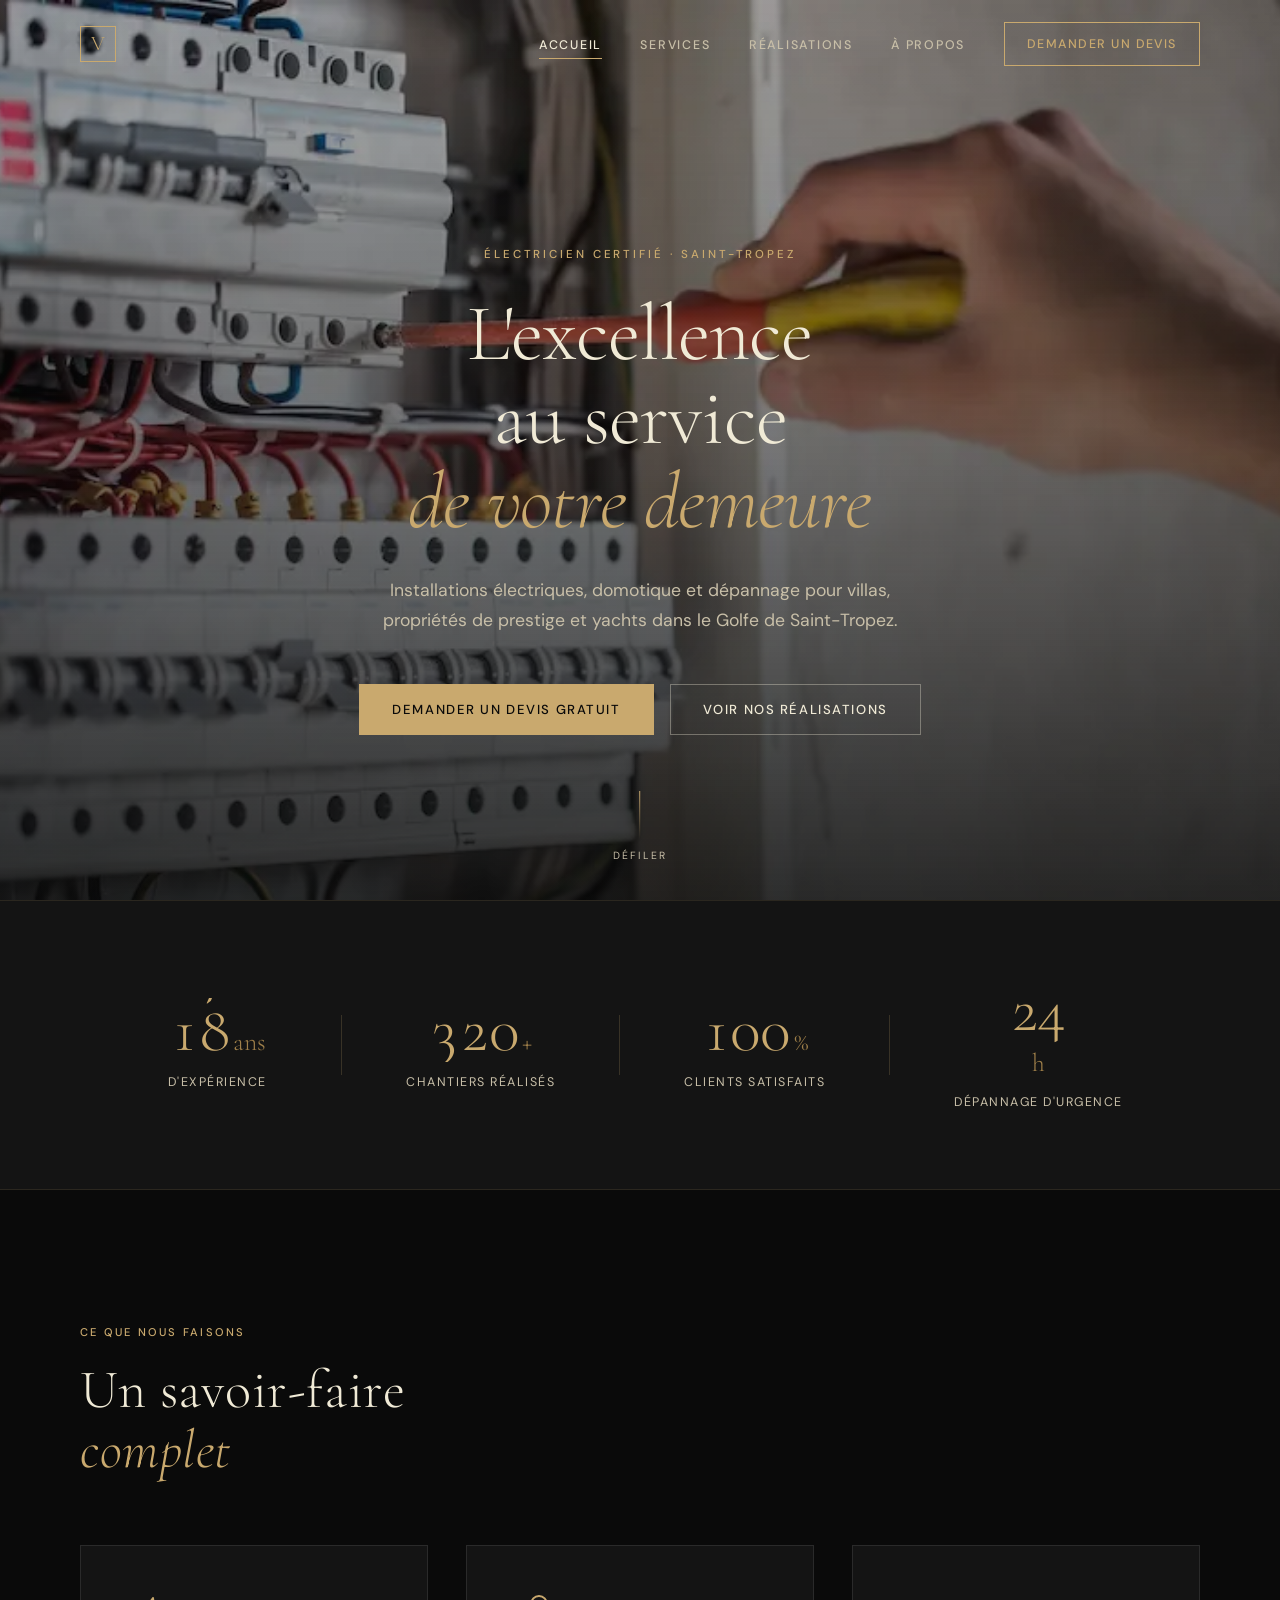
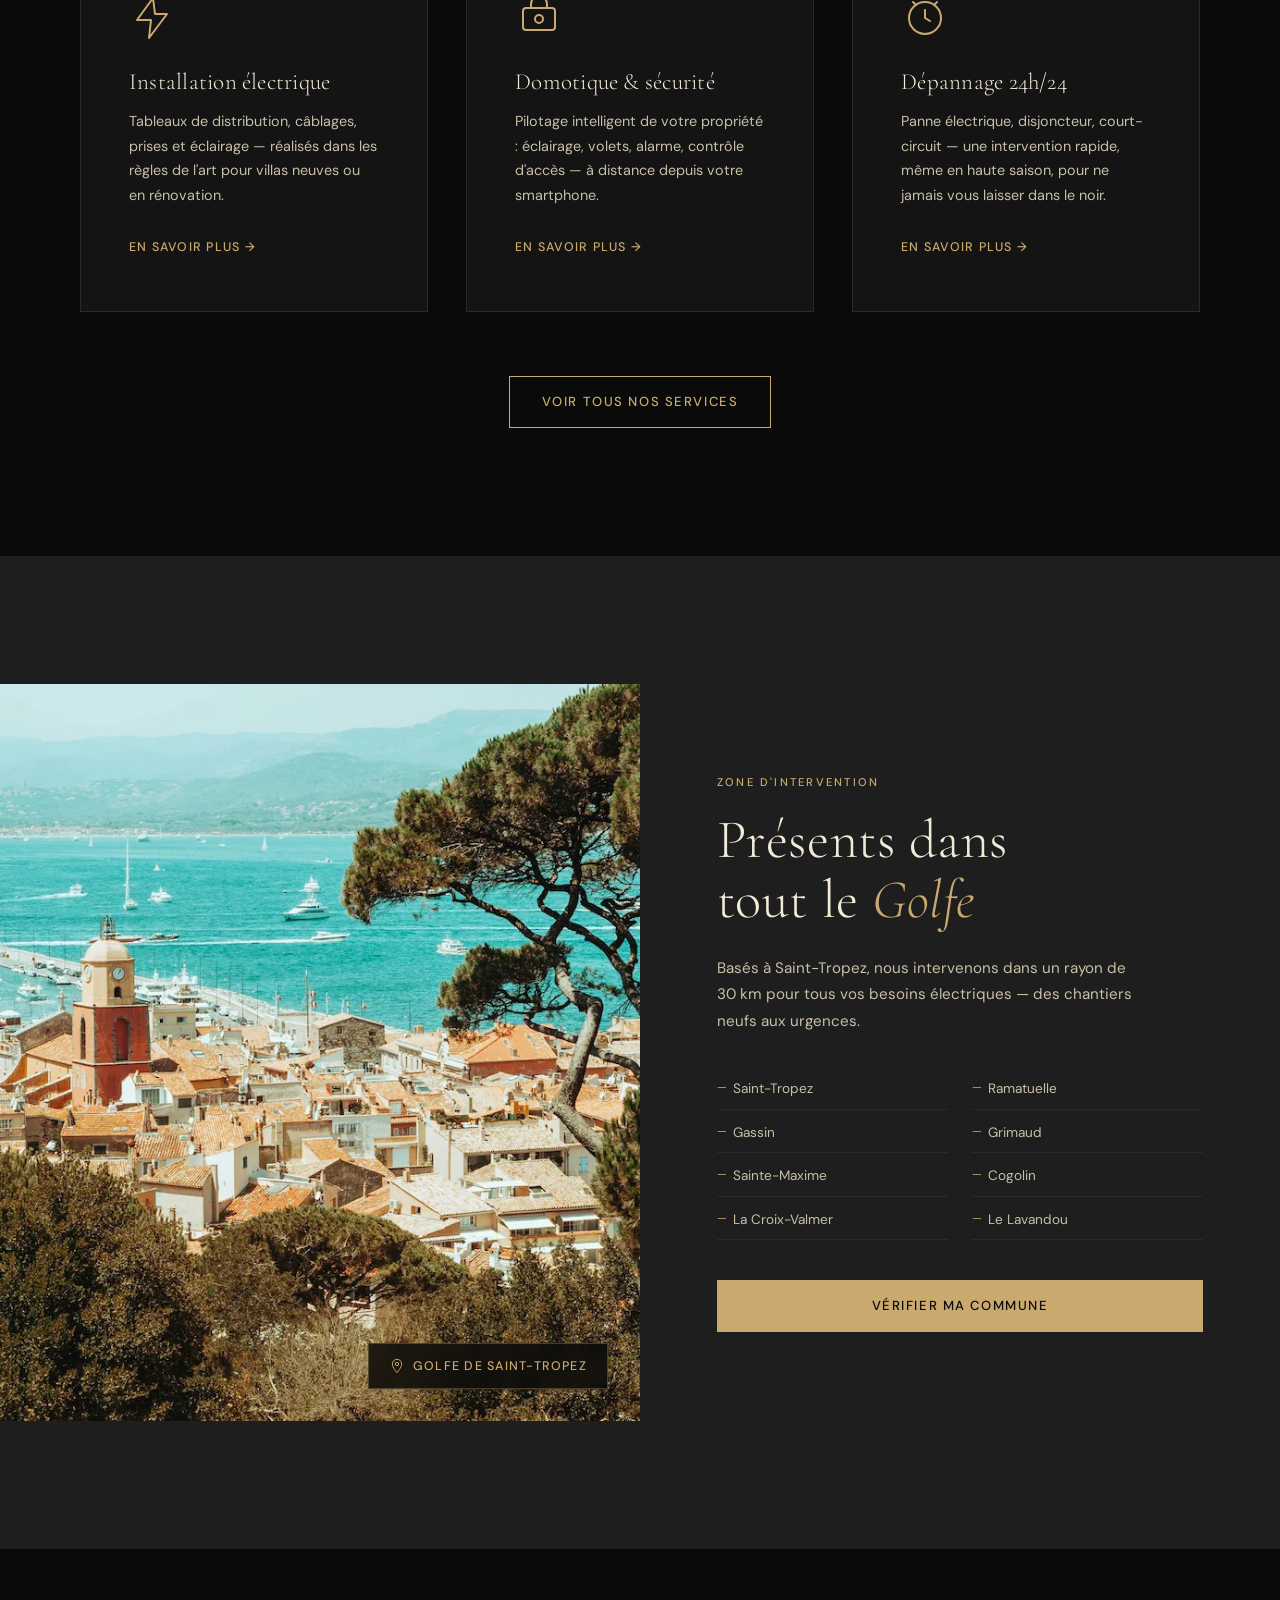
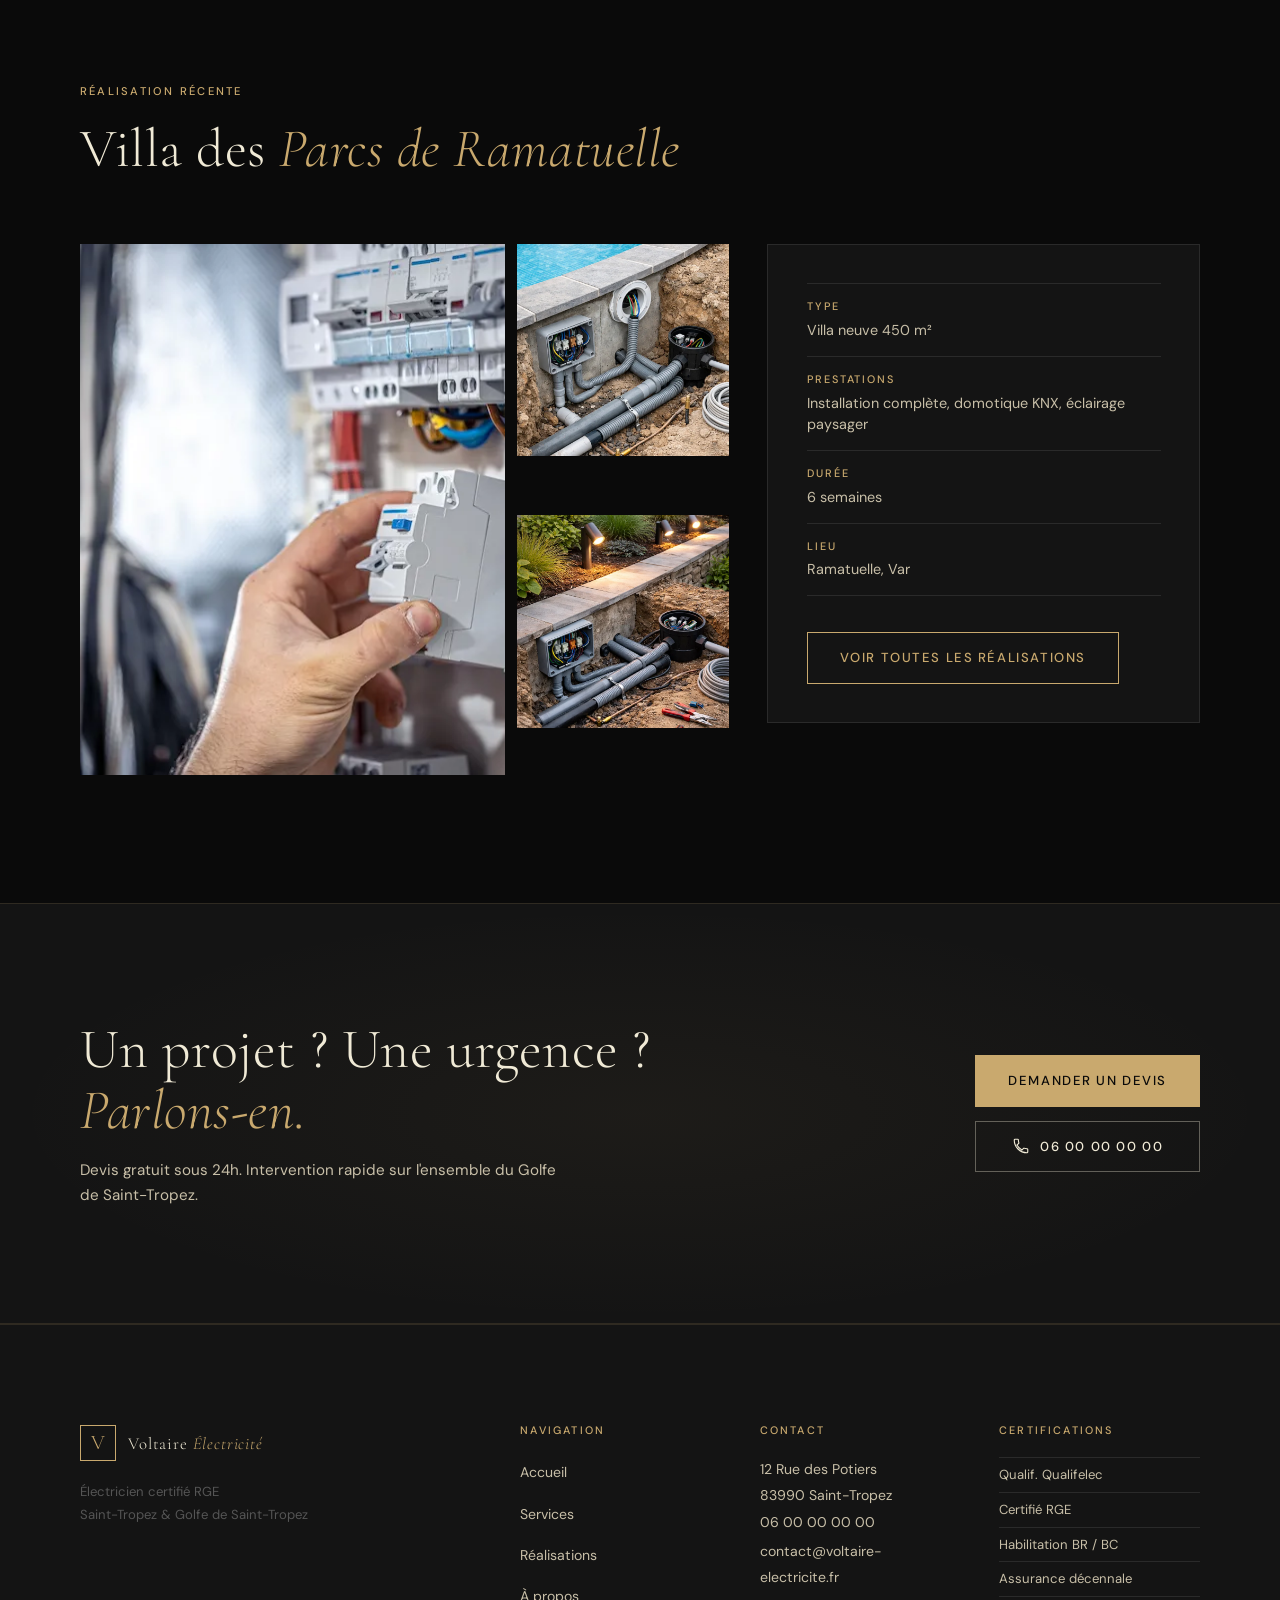
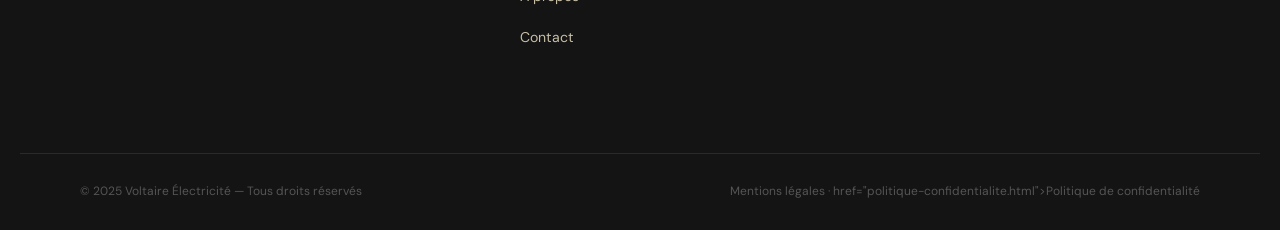
<file: index.html>
<!DOCTYPE html>
<html lang="fr">

<head>
    <meta charset="UTF-8" />
    <meta name="viewport" content="width=device-width, initial-scale=1.0" />
    <meta name="description"
        content="Électricien expert à Saint-Tropez et dans le Golfe. Installations, dépannages et rénovations électriques haut de gamme." />
    <title>Voltaire Électricité — Électricien Saint-Tropez</title>

    <link rel="icon" type="image/x-icon" href="./favicon.ico" />
    <link rel="icon" type="image/png" sizes="32x32" href="./favicon-32.png" />
    <link rel="apple-touch-icon" sizes="180x180" href="./apple-touch-icon.png" />

    <link rel="preload" as="image" href="image/tableau-electricite.webp" fetchpriority="high" />

    <link rel="stylesheet" href="./css/fonts.css" />
    <link rel="stylesheet" href="./css/style.css" />
    <link rel="stylesheet" href="./css/index.css" />

    <script src="./js/main.js" defer></script>
    <script src="./js/index.js" defer></script>
</head>

<body>

    <!-- ============================================================
       HEADER / NAV — reste HORS de .page-wrapper : c'est ce qui
       corrige le bug du burger inaccessible après scroll.
  ============================================================ -->
    <header id="header">
        <div class="header-inner">

            <a href="index.html" class="logo" aria-label="Voltaire Électricité – Accueil">
                <span class="logo-mark">V</span>
            </a>

            <nav class="nav-main" aria-label="Navigation principale">
                <ul>
                    <li><a href="index.html" class="active">Accueil</a></li>
                    <li><a href="services.html">Services</a></li>
                    <li><a href="realisations.html">Réalisations</a></li>
                    <li><a href="about.html">À propos</a></li>
                    <li><a href="contact.html" class="nav-cta">Demander un devis</a></li>
                </ul>
            </nav>

            <button class="burger" type="button" aria-label="Ouvrir le menu" aria-expanded="false"
                aria-controls="mobileNav">
                <span></span><span></span><span></span>
            </button>

        </div>
    </header>

    <!-- ============================================================
       PANNEAU NAVIGATION MOBILE — élément FIXED indépendant, PAS
       imbriqué dans #header (fixed dans fixed = panneau tronqué
       sur WebKit mobile quand on l'ouvre en milieu de scroll).
  ============================================================ -->
    <div class="mobile-nav" id="mobileNav" aria-label="Navigation mobile">
        <ul>
            <li><a href="index.html" class="active">Accueil</a></li>
            <li><a href="services.html">Services</a></li>
            <li><a href="realisations.html">Réalisations</a></li>
            <li><a href="about.html">À propos</a></li>
            <li><a href="contact.html" class="nav-cta">Demander un devis</a></li>
        </ul>
    </div>

    <!-- ============================================================
       PAGE WRAPPER — porte overflow-x:hidden à la place de <body>,
       pour ne jamais impacter la hit-box du header en position:fixed.
  ============================================================ -->
    <div class="page-wrapper">

        <!-- HERO -->
        <section id="hero" aria-label="Introduction">

            <div class="hero-bg">
                <img src="image/tableau-electricite.webp" alt="Tableau électrique de villa de luxe à Saint-Tropez"
                    id="hero-img" fetchpriority="high" loading="eager" width="1920" height="1080" />
                <div class="hero-overlay"></div>
            </div>

            <div class="hero-content">
                <p class="hero-eyebrow" data-anim="fade-up">Électricien certifié · Saint-Tropez</p>
                <h1 class="hero-title" data-anim="fade-up" data-delay="1">
                    L'excellence<br />au service<br /><em>de votre demeure</em>
                </h1>
                <p class="hero-sub" data-anim="fade-up" data-delay="2">
                    Installations électriques, domotique et dépannage pour villas,<br />
                    propriétés de prestige et yachts dans le Golfe de Saint-Tropez.
                </p>
                <div class="hero-actions" data-anim="fade-up" data-delay="3">
                    <a href="contact.html" class="btn-primary">Demander un devis gratuit</a>
                    <a href="realisations.html" class="btn-ghost">Voir nos réalisations</a>
                </div>
            </div>

            <div class="hero-scroll" aria-hidden="true">
                <span></span>
                <p>Défiler</p>
            </div>

        </section>

        <!-- CHIFFRES CLÉS -->
        <section id="chiffres" aria-label="Chiffres clés">
            <div class="container">
                <ul class="chiffres-list">
                    <li data-anim="fade-up">
                        <strong class="chiffre-nb" data-count="18">0</strong>
                        <span class="chiffre-unit">ans</span>
                        <p>d'expérience</p>
                    </li>
                    <li class="separator" aria-hidden="true"></li>
                    <li data-anim="fade-up" data-delay="1">
                        <strong class="chiffre-nb" data-count="320">0</strong>
                        <span class="chiffre-unit">+</span>
                        <p>chantiers réalisés</p>
                    </li>
                    <li class="separator" aria-hidden="true"></li>
                    <li data-anim="fade-up" data-delay="2">
                        <strong class="chiffre-nb" data-count="100">0</strong>
                        <span class="chiffre-unit">%</span>
                        <p>clients satisfaits</p>
                    </li>
                    <li class="separator" aria-hidden="true"></li>
                    <li data-anim="fade-up" data-delay="3">
                        <strong class="chiffre-nb">24</strong>
                        <span class="chiffre-unit">h</span>
                        <p>dépannage d'urgence</p>
                    </li>
                </ul>
            </div>
        </section>

        <!-- APERÇU SERVICES -->
        <section id="services-preview" aria-labelledby="services-title">
            <div class="container">

                <div class="section-header" data-anim="fade-up">
                    <span class="section-label">Ce que nous faisons</span>
                    <h2 id="services-title">Un savoir-faire<br /><em>complet</em></h2>
                </div>

                <div class="services-grid">

                    <article class="service-card" data-anim="fade-up" data-delay="0">
                        <div class="service-icon" aria-hidden="true">
                            <svg viewBox="0 0 48 48" fill="none" xmlns="http://www.w3.org/2000/svg">
                                <path d="M24 4L8 26h14l-2 18 18-24H26L24 4z" stroke="currentColor" stroke-width="2"
                                    stroke-linejoin="round" />
                            </svg>
                        </div>
                        <h3>Installation électrique</h3>
                        <p>Tableaux de distribution, câblages, prises et éclairage — réalisés dans les règles de l'art
                            pour
                            villas neuves ou en rénovation.</p>
                        <a href="services.html#installation" class="card-link">En savoir plus →</a>
                    </article>

                    <article class="service-card" data-anim="fade-up" data-delay="1">
                        <div class="service-icon" aria-hidden="true">
                            <svg viewBox="0 0 48 48" fill="none" xmlns="http://www.w3.org/2000/svg">
                                <rect x="8" y="14" width="32" height="22" rx="3" stroke="currentColor"
                                    stroke-width="2" />
                                <path d="M16 14V10a8 8 0 0116 0v4" stroke="currentColor" stroke-width="2" />
                                <circle cx="24" cy="25" r="4" stroke="currentColor" stroke-width="2" />
                            </svg>
                        </div>
                        <h3>Domotique & sécurité</h3>
                        <p>Pilotage intelligent de votre propriété : éclairage, volets, alarme, contrôle d'accès — à
                            distance depuis votre smartphone.</p>
                        <a href="services.html#domotique" class="card-link">En savoir plus →</a>
                    </article>

                    <article class="service-card" data-anim="fade-up" data-delay="2">
                        <div class="service-icon" aria-hidden="true">
                            <svg viewBox="0 0 48 48" fill="none" xmlns="http://www.w3.org/2000/svg">
                                <circle cx="24" cy="24" r="16" stroke="currentColor" stroke-width="2" />
                                <path d="M24 16v8l5 3" stroke="currentColor" stroke-width="2" stroke-linecap="round" />
                                <path d="M12 8l3 3M36 8l-3 3" stroke="currentColor" stroke-width="2"
                                    stroke-linecap="round" />
                            </svg>
                        </div>
                        <h3>Dépannage 24h/24</h3>
                        <p>Panne électrique, disjoncteur, court-circuit — une intervention rapide, même en haute saison,
                            pour ne jamais vous laisser dans le noir.</p>
                        <a href="services.html#depannage" class="card-link">En savoir plus →</a>
                    </article>

                </div>

                <div class="services-more" data-anim="fade-up">
                    <a href="services.html" class="btn-outline">Voir tous nos services</a>
                </div>

            </div>
        </section>

        <!-- ZONE D'INTERVENTION -->
        <section id="zone" aria-labelledby="zone-title">
            <div class="zone-inner">

                <div class="zone-visual" data-anim="fade-right">
                    <img src="image/saint-tropez-vue.webp" alt="Vue sur le Golfe de Saint-Tropez" loading="lazy" />
                    <div class="zone-badge">
                        <svg viewBox="0 0 24 24" fill="none" aria-hidden="true">
                            <path d="M12 2C8.13 2 5 5.13 5 9c0 5.25 7 13 7 13s7-7.75 7-13c0-3.87-3.13-7-7-7z"
                                stroke="currentColor" stroke-width="1.5" />
                            <circle cx="12" cy="9" r="2.5" stroke="currentColor" stroke-width="1.5" />
                        </svg>
                        Golfe de Saint-Tropez
                    </div>
                </div>

                <div class="zone-content" data-anim="fade-left">
                    <span class="section-label">Zone d'intervention</span>
                    <h2 id="zone-title">Présents dans<br />tout le <em>Golfe</em></h2>
                    <p>Basés à Saint-Tropez, nous intervenons dans un rayon de 30 km pour tous vos besoins électriques —
                        des
                        chantiers neufs aux urgences.</p>
                    <ul class="zone-list">
                        <li>Saint-Tropez</li>
                        <li>Ramatuelle</li>
                        <li>Gassin</li>
                        <li>Grimaud</li>
                        <li>Sainte-Maxime</li>
                        <li>Cogolin</li>
                        <li>La Croix-Valmer</li>
                        <li>Le Lavandou</li>
                    </ul>
                    <a href="contact.html" class="btn-primary">Vérifier ma commune</a>
                </div>

            </div>
        </section>

        <!-- RÉALISATION MISE EN AVANT -->
        <section id="realisation-featured" aria-labelledby="real-title">
            <div class="container">

                <div class="section-header" data-anim="fade-up">
                    <span class="section-label">Réalisation récente</span>
                    <h2 id="real-title">Villa des <em>Parcs de Ramatuelle</em></h2>
                </div>

                <div class="real-showcase" data-anim="fade-up" data-delay="1">
                    <div class="real-images">
                        <img src="image/tableau-electrique-villa.webp" alt="Tableau électrique villa de luxe"
                            class="real-img-main" loading="lazy" />
                        <img src="image/cablage-piscine.webp" alt="Câblage encastré piscine" class="real-img-s1"
                            loading="lazy" />
                        <img src="image/installation-luminaires.webp" alt="Éclairage extérieur architectural"
                            class="real-img-s2" loading="lazy" />
                    </div>
                    <div class="real-info">
                        <dl>
                            <div>
                                <dt>Type</dt>
                                <dd>Villa neuve 450 m²</dd>
                            </div>
                            <div>
                                <dt>Prestations</dt>
                                <dd>Installation complète, domotique KNX, éclairage paysager</dd>
                            </div>
                            <div>
                                <dt>Durée</dt>
                                <dd>6 semaines</dd>
                            </div>
                            <div>
                                <dt>Lieu</dt>
                                <dd>Ramatuelle, Var</dd>
                            </div>
                        </dl>
                        <a href="realisations.html" class="btn-outline">Voir toutes les réalisations</a>
                    </div>
                </div>

            </div>
        </section>

        <!-- BANDE CTA -->
        <section id="cta-band" aria-label="Appel à l'action">
            <div class="cta-band-inner">
                <div class="cta-band-content" data-anim="fade-up">
                    <h2>Un projet ? Une urgence ?<br /><em>Parlons-en.</em></h2>
                    <p>Devis gratuit sous 24h. Intervention rapide sur l'ensemble du Golfe de Saint-Tropez.</p>
                </div>
                <div class="cta-band-actions" data-anim="fade-up" data-delay="1">
                    <a href="contact.html" class="btn-primary">Demander un devis</a>
                    <a href="tel:+33600000000" class="btn-ghost">
                        <svg viewBox="0 0 24 24" fill="none" aria-hidden="true">
                            <path
                                d="M6.6 10.8c1.4 2.8 3.8 5.1 6.6 6.6l2.2-2.2c.3-.3.7-.4 1-.2 1.1.4 2.3.6 3.6.6.6 0 1 .4 1 1V20c0 .6-.4 1-1 1-9.4 0-17-7.6-17-17 0-.6.4-1 1-1h3.5c.6 0 1 .4 1 1 0 1.3.2 2.5.6 3.6.1.3 0 .7-.2 1L6.6 10.8z"
                                stroke="currentColor" stroke-width="1.5" />
                        </svg>
                        06 00 00 00 00
                    </a>
                </div>
            </div>
        </section>

        <!-- FOOTER -->
        <footer id="footer">
            <div class="footer-inner">

                <div class="footer-brand">
                    <a href="index.html" class="logo" aria-label="Voltaire Électricité">
                        <span class="logo-mark">V</span>
                        <span class="logo-text">Voltaire <em>Électricité</em></span>
                    </a>
                    <p>Électricien certifié RGE<br />Saint-Tropez & Golfe de Saint-Tropez</p>
                </div>

                <nav class="footer-nav" aria-label="Navigation secondaire">
                    <h3>Navigation</h3>
                    <ul>
                        <li><a href="index.html">Accueil</a></li>
                        <li><a href="services.html">Services</a></li>
                        <li><a href="realisations.html">Réalisations</a></li>
                        <li><a href="about.html">À propos</a></li>
                        <li><a href="contact.html">Contact</a></li>
                    </ul>
                </nav>

                <div class="footer-contact">
                    <h3>Contact</h3>
                    <address>
                        <p>12 Rue des Potiers<br />83990 Saint-Tropez</p>
                        <p><a href="tel:+33600000000">06 00 00 00 00</a></p>
                        <p><a href="mailto:contact@voltaire-electricite.fr">contact@voltaire-electricite.fr</a></p>
                    </address>
                </div>

                <div class="footer-certifs">
                    <h3>Certifications</h3>
                    <ul>
                        <li>Qualif. Qualifelec</li>
                        <li>Certifié RGE</li>
                        <li>Habilitation BR / BC</li>
                        <li>Assurance décennale</li>
                    </ul>
                </div>

            </div>

            <div class="footer-bottom">
                <p>© 2025 Voltaire Électricité — Tous droits réservés</p>
                <p><a href="mentions-legales.html">Mentions légales</a> ·
                    href="politique-confidentialite.html">Politique
                    de confidentialité</a></p>
            </div>
        </footer>

    </div><!-- /.page-wrapper -->

</body>

</html>
</file>
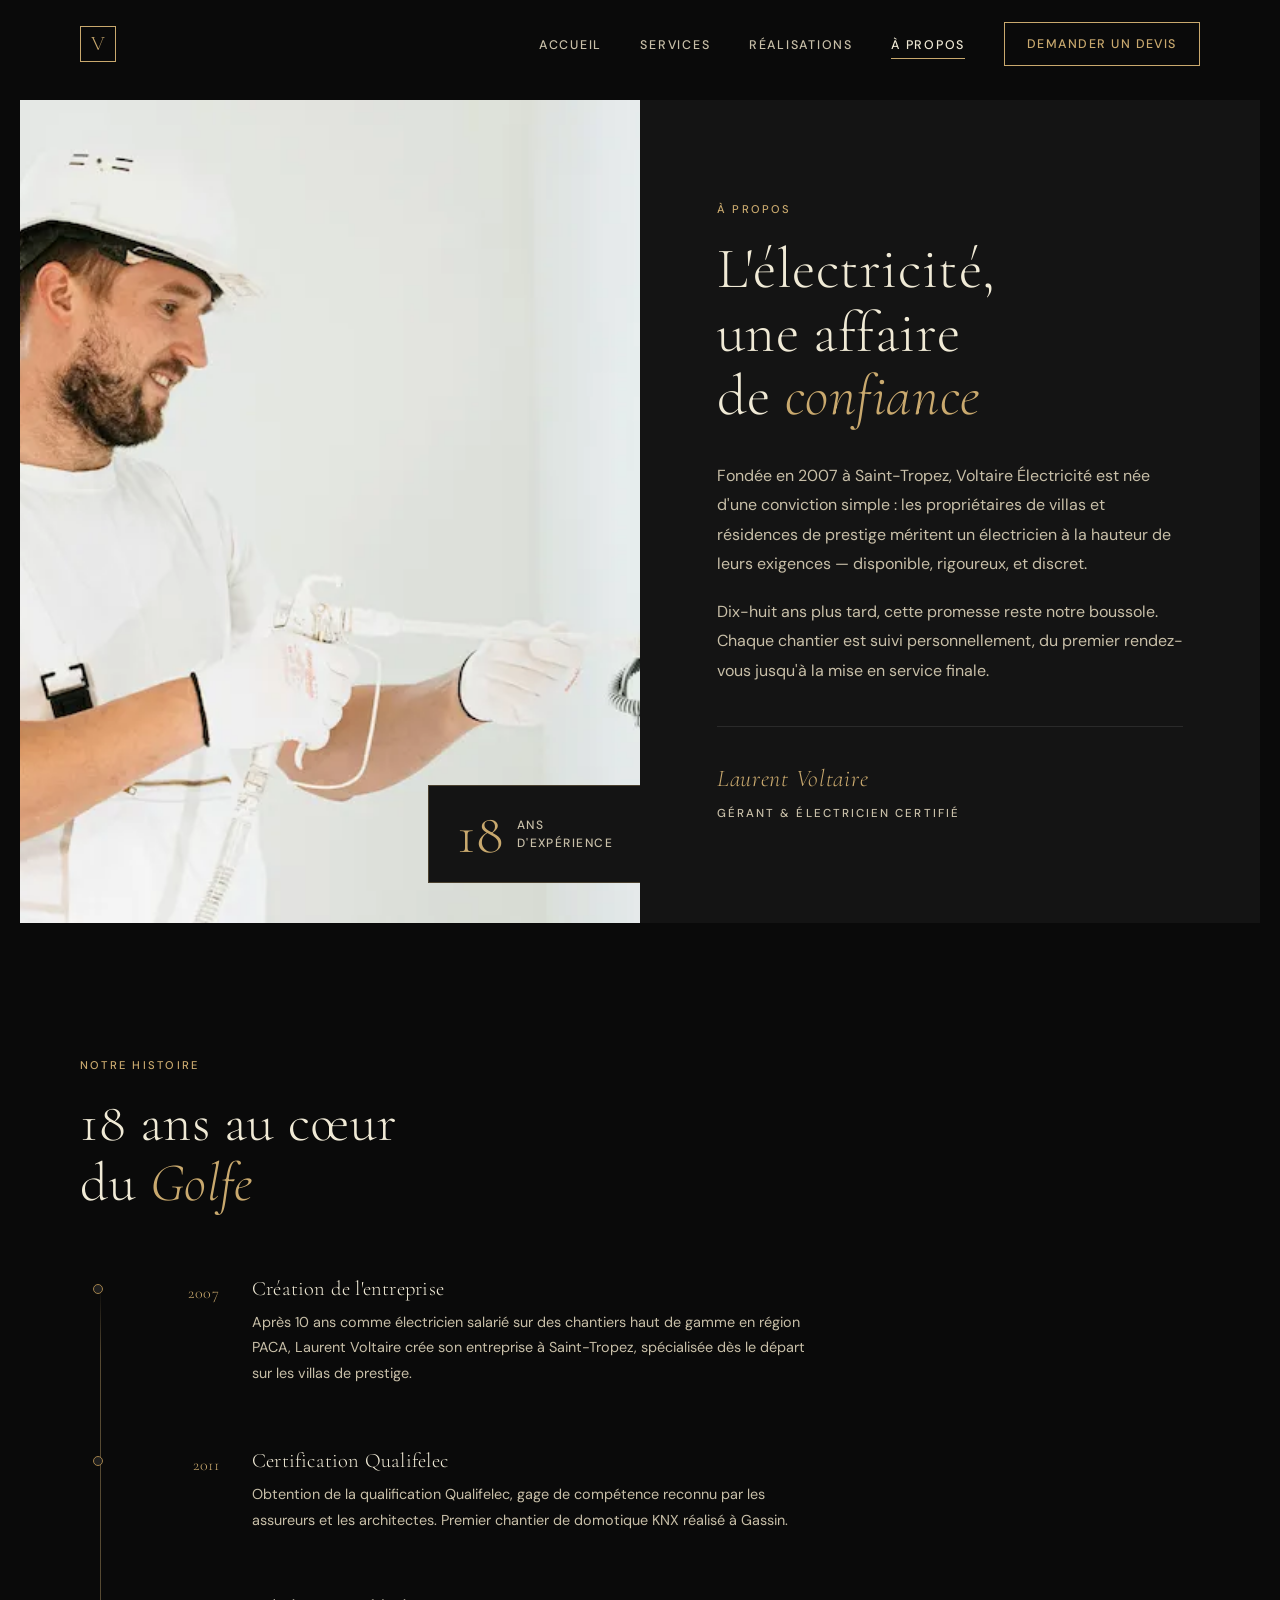
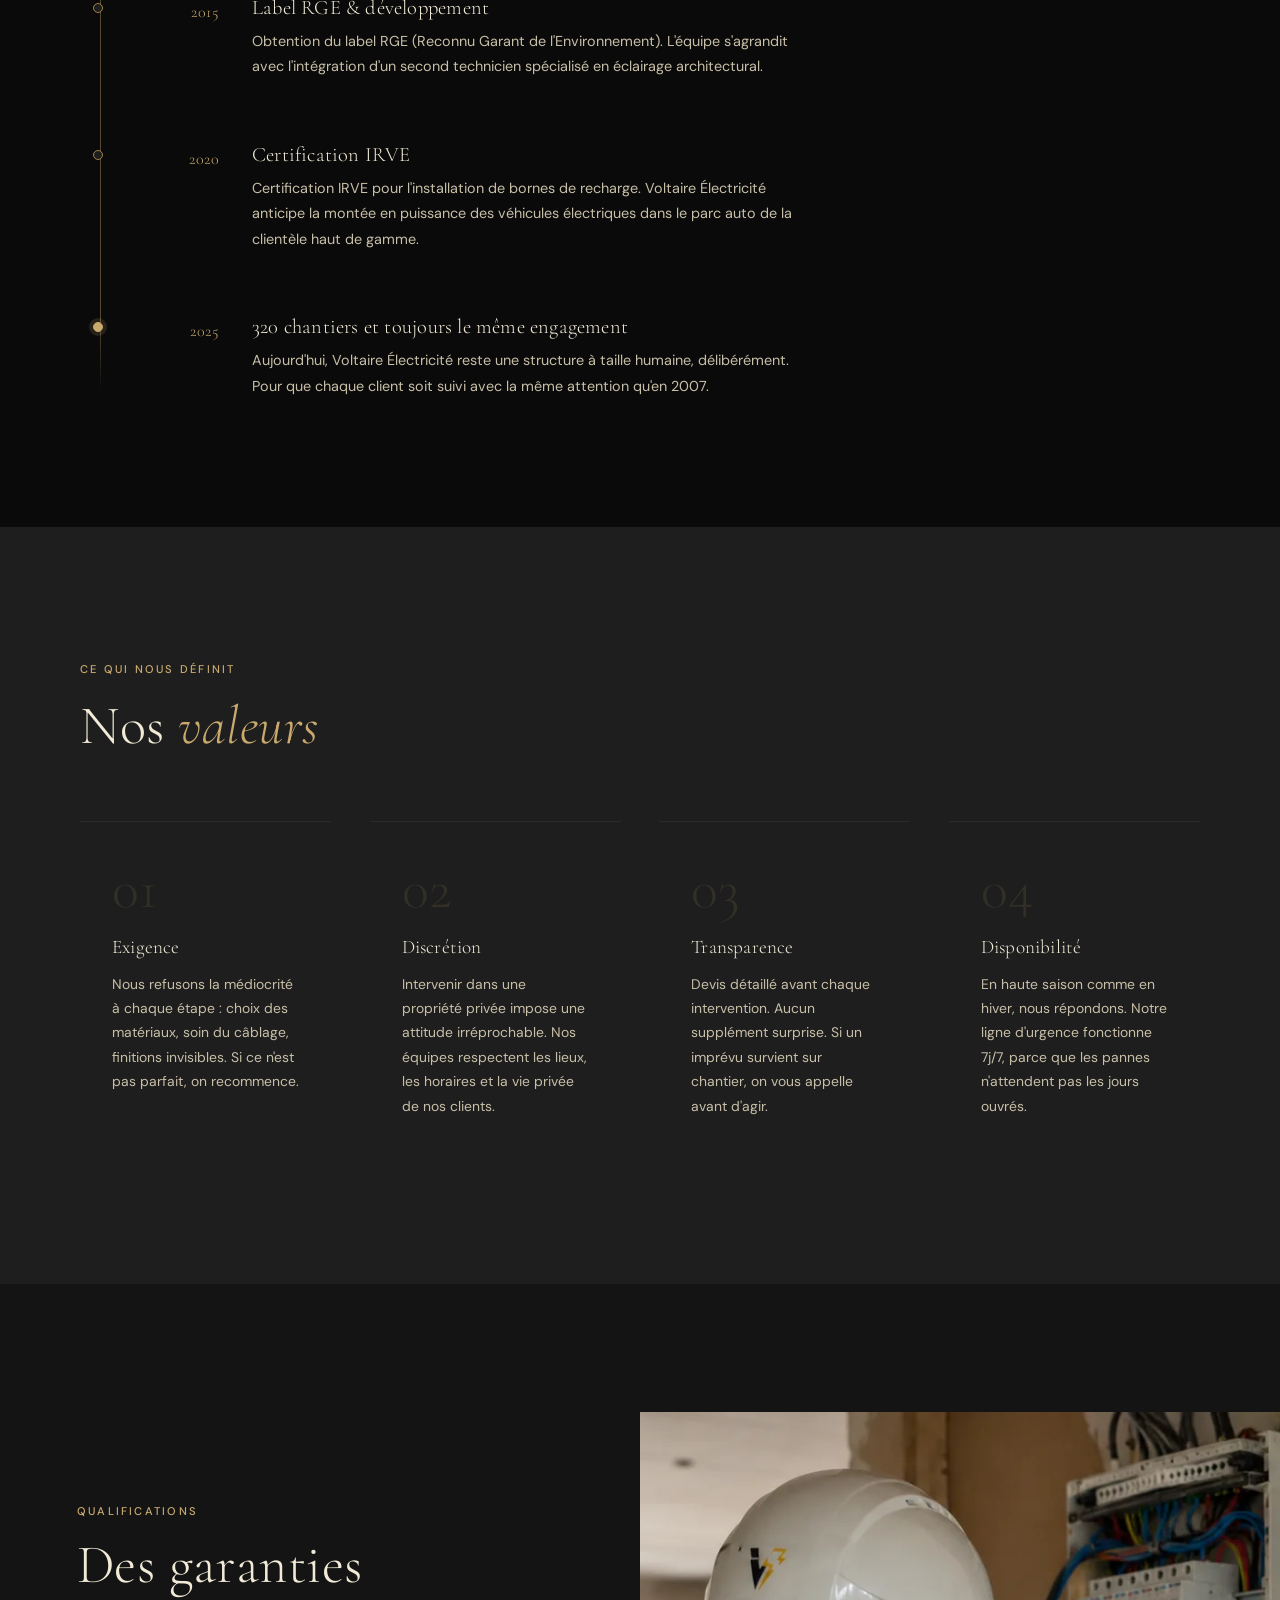
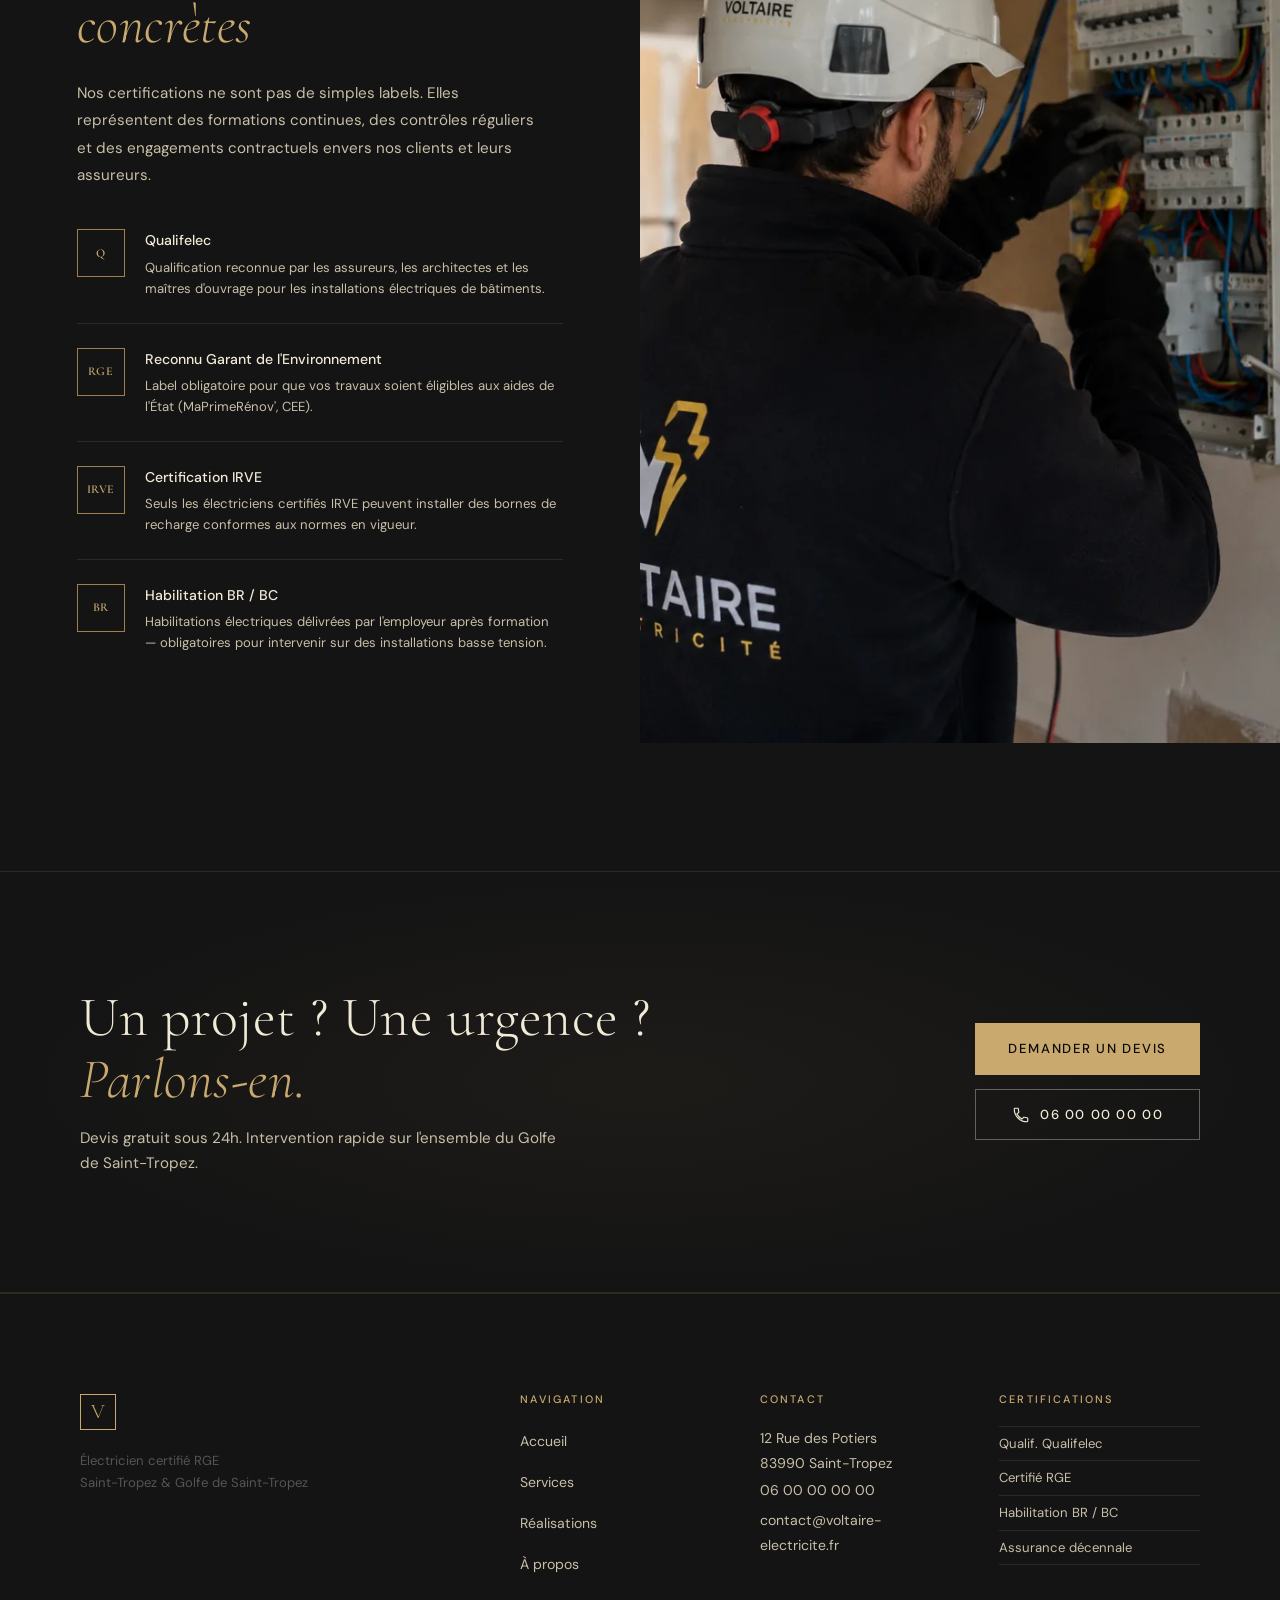
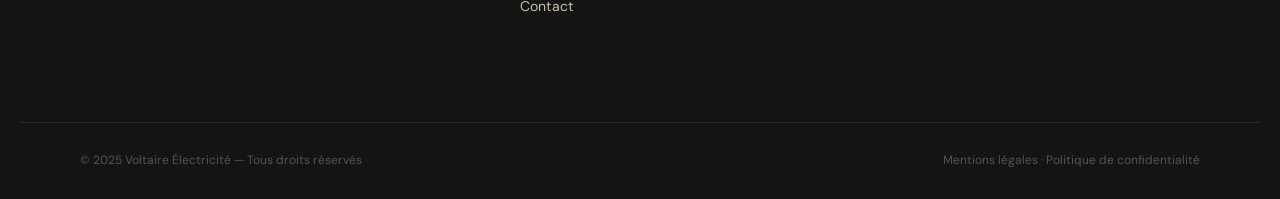
<file: about.html>
<!DOCTYPE html>
<html lang="fr">

<head>
    <meta charset="UTF-8" />
    <meta name="viewport" content="width=device-width, initial-scale=1.0" />
    <meta name="description"
        content="Découvrez Voltaire Électricité : 18 ans d'expérience au service des villas et propriétés de prestige dans le Golfe de Saint-Tropez. Certifié RGE, Qualifelec." />
    <title>À propos — Voltaire Électricité Saint-Tropez</title>

    <!-- Favicon -->
    <link rel="icon" type="image/x-icon" href="./favicon.ico" />
    <link rel="icon" type="image/png" sizes="32x32" href="./favicon-32.png" />
    <link rel="apple-touch-icon" sizes="180x180" href="./apple-touch-icon.png" />

    <link rel="stylesheet" href="./css/fonts.css" />
    <link rel="stylesheet" href="./css/style.css" />
    <link rel="stylesheet" href="./css/about.css" />
</head>

<body>

    <!-- ============================================================
       HEADER — reste HORS de .page-wrapper
  ============================================================ -->
    <header id="header">
        <div class="header-inner">
            <a href="index.html" class="logo" aria-label="Voltaire Électricité – Accueil">
                <span class="logo-mark">V</span>
            </a>
            <nav class="nav-main" aria-label="Navigation principale">
                <ul>
                    <li><a href="index.html">Accueil</a></li>
                    <li><a href="services.html">Services</a></li>
                    <li><a href="realisations.html">Réalisations</a></li>
                    <li><a href="about.html" class="active">À propos</a></li>
                    <li><a href="contact.html" class="nav-cta">Demander un devis</a></li>
                </ul>
            </nav>
            <button class="burger" type="button" aria-label="Ouvrir le menu" aria-expanded="false"
                aria-controls="mobileNav">
                <span></span><span></span><span></span>
            </button>
        </div>
    </header>

    <!-- ============================================================
       PANNEAU NAVIGATION MOBILE — élément fixed indépendant du header
  ============================================================ -->
    <div class="mobile-nav" id="mobileNav" aria-label="Navigation mobile">
        <ul>
            <li><a href="index.html">Accueil</a></li>
            <li><a href="services.html">Services</a></li>
            <li><a href="realisations.html">Réalisations</a></li>
            <li><a href="about.html" class="active">À propos</a></li>
            <li><a href="contact.html" class="nav-cta">Demander un devis</a></li>
        </ul>
    </div>

    <!-- ============================================================
       PAGE WRAPPER
  ============================================================ -->
    <div class="page-wrapper">

        <!-- HERO — Portrait + accroche -->
        <section id="about-hero">
            <div class="about-hero-inner">

                <div class="about-hero-visual" data-anim="fade-right">
                    <img src="image/portrait-electricien.webp" alt="Laurent Voltaire, gérant Voltaire Électricité"
                        loading="eager" />
                    <div class="about-hero-exp">
                        <strong class="exp-nb">18</strong>
                        <span>ans<br />d'expérience</span>
                    </div>
                </div>

                <div class="about-hero-content" data-anim="fade-left">
                    <span class="section-label">À propos</span>
                    <h1>
                        L'électricité,<br />une affaire<br />de <em>confiance</em>
                    </h1>
                    <p class="about-intro">
                        Fondée en 2007 à Saint-Tropez, Voltaire Électricité est née d'une conviction simple :
                        les propriétaires de villas et résidences de prestige méritent un électricien
                        à la hauteur de leurs exigences — disponible, rigoureux, et discret.
                    </p>
                    <p class="about-intro">
                        Dix-huit ans plus tard, cette promesse reste notre boussole.
                        Chaque chantier est suivi personnellement, du premier rendez-vous
                        jusqu'à la mise en service finale.
                    </p>
                    <div class="about-hero-sig">
                        <span class="sig-name">Laurent Voltaire</span>
                        <span class="sig-title">Gérant & électricien certifié</span>
                    </div>
                </div>

            </div>
        </section>

        <!-- LIGNE DE TEMPS / HISTOIRE -->
        <section id="histoire" aria-labelledby="histoire-title">
            <div class="container">

                <div class="section-header" data-anim="fade-up">
                    <span class="section-label">Notre histoire</span>
                    <h2 id="histoire-title">18 ans au cœur<br />du <em>Golfe</em></h2>
                </div>

                <ol class="timeline">
                    <li class="tl-item" data-anim="fade-up">
                        <div class="tl-date">2007</div>
                        <div class="tl-dot" aria-hidden="true"></div>
                        <div class="tl-content">
                            <h3>Création de l'entreprise</h3>
                            <p>Après 10 ans comme électricien salarié sur des chantiers haut de gamme en région PACA,
                                Laurent Voltaire crée son entreprise à Saint-Tropez, spécialisée dès le départ sur les
                                villas de prestige.</p>
                        </div>
                    </li>
                    <li class="tl-item" data-anim="fade-up" data-delay="1">
                        <div class="tl-date">2011</div>
                        <div class="tl-dot" aria-hidden="true"></div>
                        <div class="tl-content">
                            <h3>Certification Qualifelec</h3>
                            <p>Obtention de la qualification Qualifelec, gage de compétence reconnu par les assureurs et
                                les
                                architectes. Premier chantier de domotique KNX réalisé à Gassin.</p>
                        </div>
                    </li>
                    <li class="tl-item" data-anim="fade-up" data-delay="2">
                        <div class="tl-date">2015</div>
                        <div class="tl-dot" aria-hidden="true"></div>
                        <div class="tl-content">
                            <h3>Label RGE & développement</h3>
                            <p>Obtention du label RGE (Reconnu Garant de l'Environnement). L'équipe s'agrandit avec
                                l'intégration d'un second technicien spécialisé en éclairage architectural.</p>
                        </div>
                    </li>
                    <li class="tl-item" data-anim="fade-up" data-delay="3">
                        <div class="tl-date">2020</div>
                        <div class="tl-dot" aria-hidden="true"></div>
                        <div class="tl-content">
                            <h3>Certification IRVE</h3>
                            <p>Certification IRVE pour l'installation de bornes de recharge. Voltaire Électricité
                                anticipe
                                la montée en puissance des véhicules électriques dans le parc auto de la clientèle haut
                                de
                                gamme.</p>
                        </div>
                    </li>
                    <li class="tl-item" data-anim="fade-up">
                        <div class="tl-date">2025</div>
                        <div class="tl-dot tl-dot--current" aria-hidden="true"></div>
                        <div class="tl-content">
                            <h3>320 chantiers et toujours le même engagement</h3>
                            <p>Aujourd'hui, Voltaire Électricité reste une structure à taille humaine, délibérément.
                                Pour
                                que chaque client soit suivi avec la même attention qu'en 2007.</p>
                        </div>
                    </li>
                </ol>

            </div>
        </section>

        <!-- VALEURS -->
        <section id="valeurs" aria-labelledby="valeurs-title">
            <div class="container">

                <div class="section-header" data-anim="fade-up">
                    <span class="section-label">Ce qui nous définit</span>
                    <h2 id="valeurs-title">Nos <em>valeurs</em></h2>
                </div>

                <div class="valeurs-grid">

                    <div class="valeur-card" data-anim="fade-up" data-delay="0">
                        <div class="valeur-nb" aria-hidden="true">01</div>
                        <h3>Exigence</h3>
                        <p>Nous refusons la médiocrité à chaque étape : choix des matériaux, soin du câblage, finitions
                            invisibles. Si ce n'est pas parfait, on recommence.</p>
                    </div>

                    <div class="valeur-card" data-anim="fade-up" data-delay="1">
                        <div class="valeur-nb" aria-hidden="true">02</div>
                        <h3>Discrétion</h3>
                        <p>Intervenir dans une propriété privée impose une attitude irréprochable. Nos équipes
                            respectent
                            les lieux, les horaires et la vie privée de nos clients.</p>
                    </div>

                    <div class="valeur-card" data-anim="fade-up" data-delay="2">
                        <div class="valeur-nb" aria-hidden="true">03</div>
                        <h3>Transparence</h3>
                        <p>Devis détaillé avant chaque intervention. Aucun supplément surprise. Si un imprévu survient
                            sur
                            chantier, on vous appelle avant d'agir.</p>
                    </div>

                    <div class="valeur-card" data-anim="fade-up" data-delay="3">
                        <div class="valeur-nb" aria-hidden="true">04</div>
                        <h3>Disponibilité</h3>
                        <p>En haute saison comme en hiver, nous répondons. Notre ligne d'urgence fonctionne 7j/7, parce
                            que
                            les pannes n'attendent pas les jours ouvrés.</p>
                    </div>

                </div>
            </div>
        </section>

        <!-- CERTIFICATIONS -->
        <section id="certifications" aria-labelledby="certif-title">
            <div class="certif-inner">

                <div class="certif-content" data-anim="fade-right">
                    <span class="section-label">Qualifications</span>
                    <h2 id="certif-title">Des garanties<br /><em>concrètes</em></h2>
                    <p>
                        Nos certifications ne sont pas de simples labels. Elles représentent
                        des formations continues, des contrôles réguliers et des engagements
                        contractuels envers nos clients et leurs assureurs.
                    </p>
                    <ul class="certif-list">
                        <li>
                            <div class="certif-badge">Q</div>
                            <div>
                                <strong>Qualifelec</strong>
                                <span>Qualification reconnue par les assureurs, les architectes et les maîtres d'ouvrage
                                    pour les installations électriques de bâtiments.</span>
                            </div>
                        </li>
                        <li>
                            <div class="certif-badge">RGE</div>
                            <div>
                                <strong>Reconnu Garant de l'Environnement</strong>
                                <span>Label obligatoire pour que vos travaux soient éligibles aux aides de l'État
                                    (MaPrimeRénov', CEE).</span>
                            </div>
                        </li>
                        <li>
                            <div class="certif-badge">IRVE</div>
                            <div>
                                <strong>Certification IRVE</strong>
                                <span>Seuls les électriciens certifiés IRVE peuvent installer des bornes de recharge
                                    conformes aux normes en vigueur.</span>
                            </div>
                        </li>
                        <li>
                            <div class="certif-badge">BR</div>
                            <div>
                                <strong>Habilitation BR / BC</strong>
                                <span>Habilitations électriques délivrées par l'employeur après formation — obligatoires
                                    pour intervenir sur des installations basse tension.</span>
                            </div>
                        </li>
                    </ul>
                </div>

                <div class="certif-visual" data-anim="fade-left">
                    <!-- Chemin corrigé : "image/" (singulier), cohérent avec le
                         reste du site — "images/" ne correspondait à aucun dossier -->
                    <img src="image/about-certif.webp" alt="Technicien Voltaire Électricité sur chantier"
                        loading="lazy" />
                </div>

            </div>
        </section>

        <!-- CTA BAND -->
        <section id="cta-band" aria-label="Appel à l'action">
            <div class="cta-band-inner">
                <div class="cta-band-content" data-anim="fade-up">
                    <h2>Un projet ? Une urgence ?<br /><em>Parlons-en.</em></h2>
                    <p>Devis gratuit sous 24h. Intervention rapide sur l'ensemble du Golfe de Saint-Tropez.</p>
                </div>
                <div class="cta-band-actions" data-anim="fade-up" data-delay="1">
                    <a href="contact.html" class="btn-primary">Demander un devis</a>
                    <a href="tel:+33600000000" class="btn-ghost">
                        <svg viewBox="0 0 24 24" fill="none" aria-hidden="true">
                            <path
                                d="M6.6 10.8c1.4 2.8 3.8 5.1 6.6 6.6l2.2-2.2c.3-.3.7-.4 1-.2 1.1.4 2.3.6 3.6.6.6 0 1 .4 1 1V20c0 .6-.4 1-1 1-9.4 0-17-7.6-17-17 0-.6.4-1 1-1h3.5c.6 0 1 .4 1 1 0 1.3.2 2.5.6 3.6.1.3 0 .7-.2 1L6.6 10.8z"
                                stroke="currentColor" stroke-width="1.5" />
                        </svg>
                        06 00 00 00 00
                    </a>
                </div>
            </div>
        </section>

        <!-- FOOTER -->
        <footer id="footer">
            <div class="footer-inner">
                <div class="footer-brand">
                    <a href="index.html" class="logo" aria-label="Voltaire Électricité">
                        <span class="logo-mark">V</span>
                    </a>
                    <p>Électricien certifié RGE<br />Saint-Tropez & Golfe de Saint-Tropez</p>
                </div>
                <nav class="footer-nav" aria-label="Navigation secondaire">
                    <h3>Navigation</h3>
                    <ul>
                        <li><a href="index.html">Accueil</a></li>
                        <li><a href="services.html">Services</a></li>
                        <li><a href="realisations.html">Réalisations</a></li>
                        <li><a href="about.html">À propos</a></li>
                        <li><a href="contact.html">Contact</a></li>
                    </ul>
                </nav>
                <div class="footer-contact">
                    <h3>Contact</h3>
                    <address>
                        <p>12 Rue des Potiers<br />83990 Saint-Tropez</p>
                        <p><a href="tel:+33600000000">06 00 00 00 00</a></p>
                        <p><a href="mailto:contact@voltaire-electricite.fr">contact@voltaire-electricite.fr</a></p>
                    </address>
                </div>
                <div class="footer-certifs">
                    <h3>Certifications</h3>
                    <ul>
                        <li>Qualif. Qualifelec</li>
                        <li>Certifié RGE</li>
                        <li>Habilitation BR / BC</li>
                        <li>Assurance décennale</li>
                    </ul>
                </div>
            </div>
            <div class="footer-bottom">
                <p>© 2025 Voltaire Électricité — Tous droits réservés</p>
                <p><a href="mentions-legales.html">Mentions légales</a> · <a
                        href="politique-confidentialite.html">Politique
                        de confidentialité</a></p>
            </div>
        </footer>

    </div><!-- /.page-wrapper -->

    <script src="./js/main.js" defer></script>

</body>

</html>
</file>
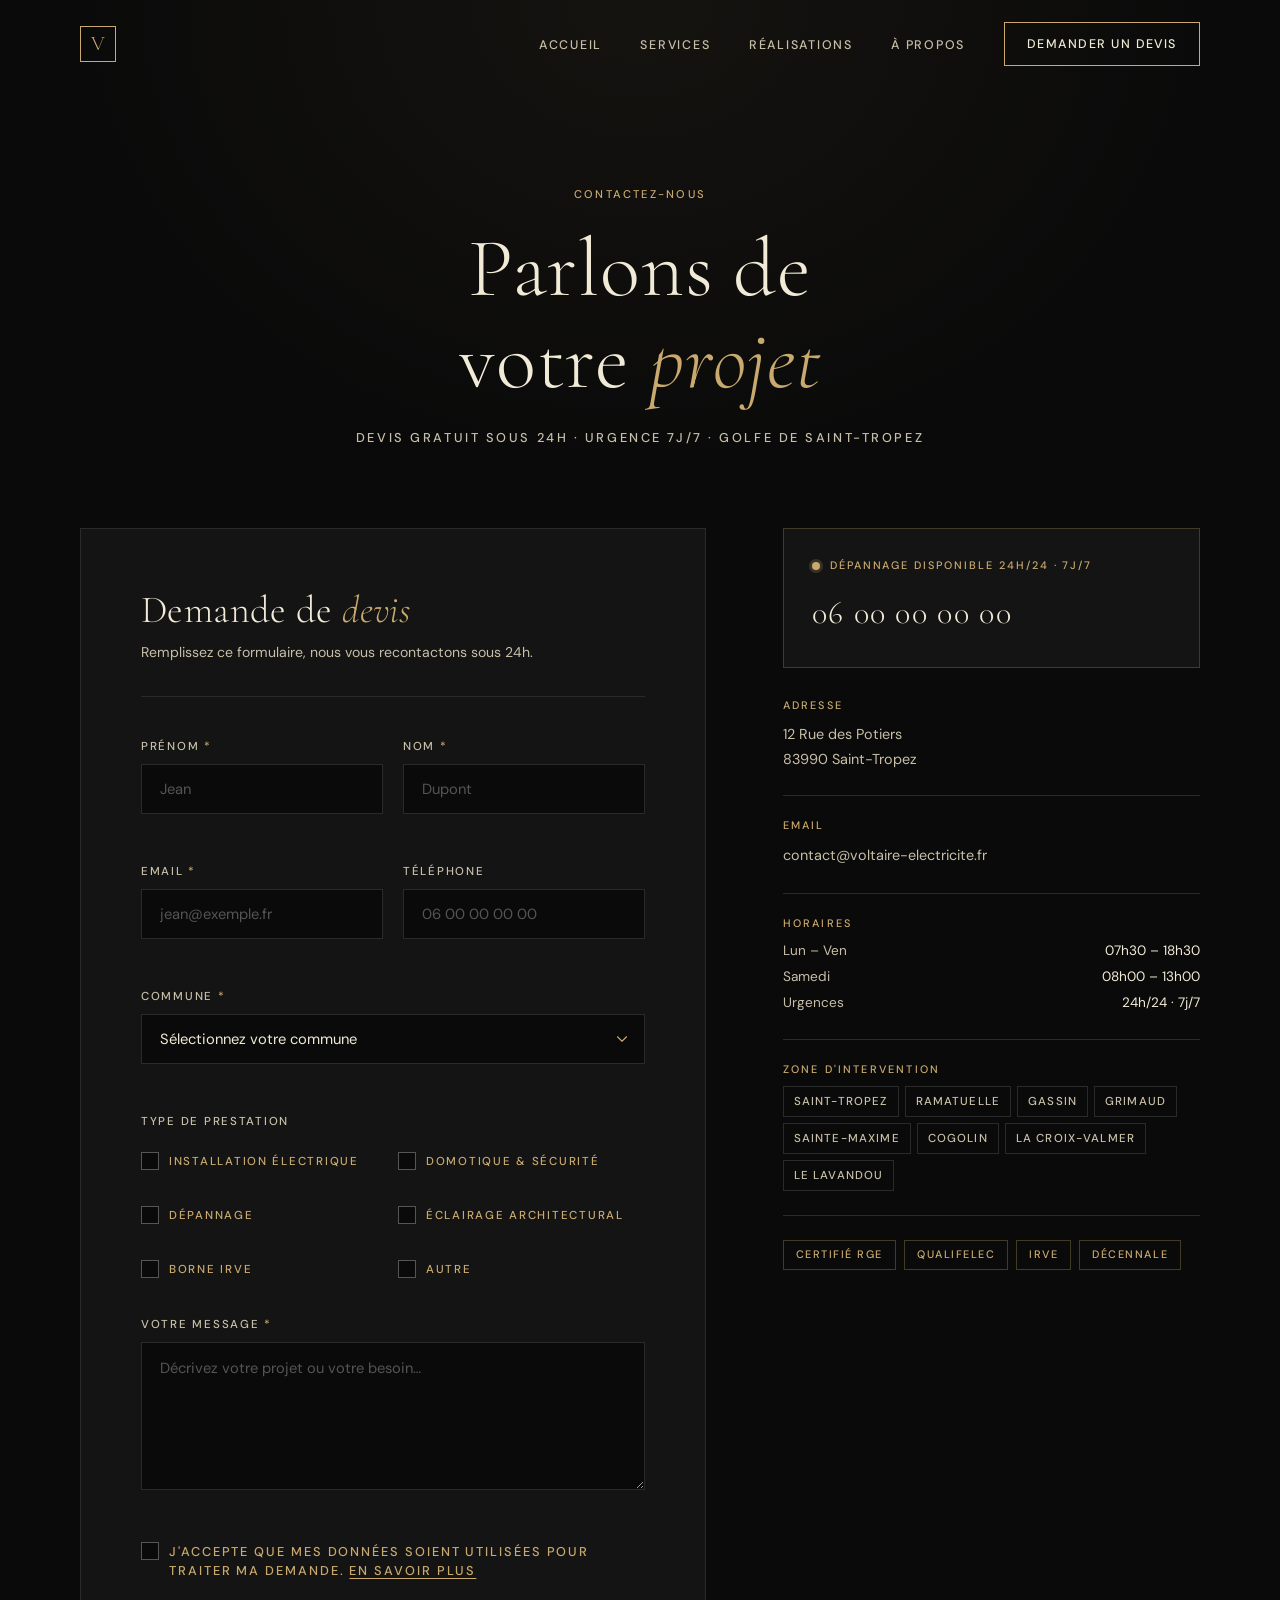
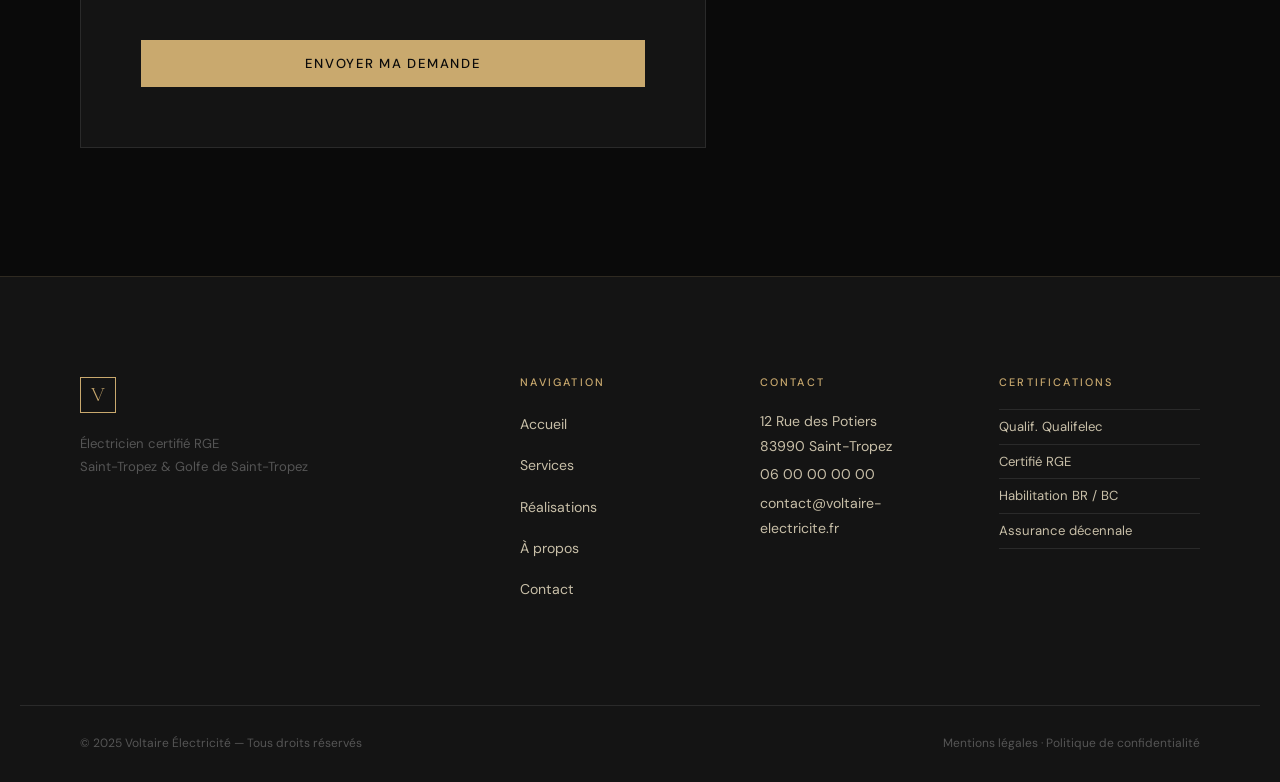
<file: contact.html>
<!DOCTYPE html>
<html lang="fr">

<head>
    <meta charset="UTF-8" />
    <meta name="viewport" content="width=device-width, initial-scale=1.0" />
    <meta name="description"
        content="Contactez Voltaire Électricité à Saint-Tropez. Devis gratuit sous 24h, dépannage 24h/24. Électricien certifié RGE dans tout le Golfe de Saint-Tropez." />
    <title>Contact — Voltaire Électricité Saint-Tropez</title>

    <!-- Favicon -->
    <link rel="icon" type="image/x-icon" href="./favicon.ico" />
    <link rel="icon" type="image/png" sizes="32x32" href="./favicon-32.png" />
    <link rel="apple-touch-icon" sizes="180x180" href="./apple-touch-icon.png" />

    <link rel="stylesheet" href="./css/fonts.css" />
    <link rel="stylesheet" href="./css/style.css" />
    <link rel="stylesheet" href="./css/contact.css" />
</head>

<body>

    <!-- ============================================================
       HEADER — reste HORS de .page-wrapper
  ============================================================ -->
    <header id="header">
        <div class="header-inner">
            <a href="index.html" class="logo" aria-label="Voltaire Électricité – Accueil">
                <span class="logo-mark">V</span>
            </a>
            <nav class="nav-main" aria-label="Navigation principale">
                <ul>
                    <li><a href="index.html">Accueil</a></li>
                    <li><a href="services.html">Services</a></li>
                    <li><a href="realisations.html">Réalisations</a></li>
                    <li><a href="about.html">À propos</a></li>
                    <li><a href="contact.html" class="nav-cta active">Demander un devis</a></li>
                </ul>
            </nav>
            <button class="burger" type="button" aria-label="Ouvrir le menu" aria-expanded="false"
                aria-controls="mobileNav">
                <span></span><span></span><span></span>
            </button>
        </div>
    </header>

    <!-- ============================================================
       PANNEAU NAVIGATION MOBILE — élément fixed indépendant du header
  ============================================================ -->
    <div class="mobile-nav" id="mobileNav" aria-label="Navigation mobile">
        <ul>
            <li><a href="index.html">Accueil</a></li>
            <li><a href="services.html">Services</a></li>
            <li><a href="realisations.html">Réalisations</a></li>
            <li><a href="about.html">À propos</a></li>
            <li><a href="contact.html" class="nav-cta active">Demander un devis</a></li>
        </ul>
    </div>

    <!-- ============================================================
       PAGE WRAPPER
  ============================================================ -->
    <div class="page-wrapper">

        <!-- HERO CONTACT -->
        <section id="contact-hero">
            <div class="contact-hero-inner">
                <span class="section-label" data-anim="fade-up">Contactez-nous</span>
                <h1 data-anim="fade-up" data-delay="1">
                    Parlons de<br />votre <em>projet</em>
                </h1>
                <p data-anim="fade-up" data-delay="2">
                    Devis gratuit sous 24h · Urgence 7j/7 · Golfe de Saint-Tropez
                </p>
            </div>
        </section>

        <!-- CORPS — Formulaire + Infos -->
        <section id="contact-body">
            <div class="contact-inner">

                <!-- ---- FORMULAIRE ------------------------------------ -->
                <div class="contact-form-wrap" data-anim="fade-right">

                    <div class="form-header">
                        <h2>Demande de <em>devis</em></h2>
                        <p>Remplissez ce formulaire, nous vous recontactons sous 24h.</p>
                    </div>

                    <form id="contact-form" action="#" method="POST" novalidate aria-label="Formulaire de contact">

                        <!-- Ligne 1 : Prénom / Nom -->
                        <div class="form-row">
                            <div class="form-group">
                                <label for="prenom">Prénom <span aria-hidden="true">*</span></label>
                                <input type="text" id="prenom" name="prenom" autocomplete="given-name"
                                    placeholder="Jean" required />
                                <span class="form-error" aria-live="polite"></span>
                            </div>
                            <div class="form-group">
                                <label for="nom">Nom <span aria-hidden="true">*</span></label>
                                <input type="text" id="nom" name="nom" autocomplete="family-name" placeholder="Dupont"
                                    required />
                                <span class="form-error" aria-live="polite"></span>
                            </div>
                        </div>

                        <!-- Ligne 2 : Email / Téléphone -->
                        <div class="form-row">
                            <div class="form-group">
                                <label for="email">Email <span aria-hidden="true">*</span></label>
                                <input type="email" id="email" name="email" autocomplete="email"
                                    placeholder="jean@exemple.fr" required />
                                <span class="form-error" aria-live="polite"></span>
                            </div>
                            <div class="form-group">
                                <label for="tel">Téléphone</label>
                                <input type="tel" id="tel" name="tel" autocomplete="tel" placeholder="06 00 00 00 00" />
                            </div>
                        </div>

                        <!-- Commune -->
                        <div class="form-group">
                            <label for="commune">Commune <span aria-hidden="true">*</span></label>
                            <div class="select-wrap">
                                <select id="commune" name="commune" required>
                                    <option value="" disabled selected>Sélectionnez votre commune</option>
                                    <option value="saint-tropez">Saint-Tropez</option>
                                    <option value="ramatuelle">Ramatuelle</option>
                                    <option value="gassin">Gassin</option>
                                    <option value="grimaud">Grimaud</option>
                                    <option value="sainte-maxime">Sainte-Maxime</option>
                                    <option value="cogolin">Cogolin</option>
                                    <option value="la-croix-valmer">La Croix-Valmer</option>
                                    <option value="le-lavandou">Le Lavandou</option>
                                    <option value="autre">Autre</option>
                                </select>
                                <svg class="select-arrow" viewBox="0 0 24 24" fill="none" aria-hidden="true">
                                    <path d="M6 9l6 6 6-6" stroke="currentColor" stroke-width="1.5"
                                        stroke-linecap="round" stroke-linejoin="round" />
                                </svg>
                            </div>
                            <span class="form-error" aria-live="polite"></span>
                        </div>

                        <!-- Type de prestation -->
                        <div class="form-group">
                            <label>Type de prestation</label>
                            <div class="checkboxes">
                                <label class="checkbox-label">
                                    <input type="checkbox" name="prestation" value="installation" />
                                    <span>Installation électrique</span>
                                </label>
                                <label class="checkbox-label">
                                    <input type="checkbox" name="prestation" value="domotique" />
                                    <span>Domotique & sécurité</span>
                                </label>
                                <label class="checkbox-label">
                                    <input type="checkbox" name="prestation" value="depannage" />
                                    <span>Dépannage</span>
                                </label>
                                <label class="checkbox-label">
                                    <input type="checkbox" name="prestation" value="eclairage" />
                                    <span>Éclairage architectural</span>
                                </label>
                                <label class="checkbox-label">
                                    <input type="checkbox" name="prestation" value="borne" />
                                    <span>Borne IRVE</span>
                                </label>
                                <label class="checkbox-label">
                                    <input type="checkbox" name="prestation" value="autre" />
                                    <span>Autre</span>
                                </label>
                            </div>
                        </div>

                        <!-- Message -->
                        <div class="form-group">
                            <label for="message">Votre message <span aria-hidden="true">*</span></label>
                            <textarea id="message" name="message" rows="5"
                                placeholder="Décrivez votre projet ou votre besoin…" required></textarea>
                            <span class="form-error" aria-live="polite"></span>
                        </div>

                        <!-- RGPD -->
                        <div class="form-group form-rgpd">
                            <label class="checkbox-label">
                                <input type="checkbox" name="rgpd" id="rgpd" required />
                                <span>J'accepte que mes données soient utilisées pour traiter ma demande. <a href="#">En
                                        savoir plus</a></span>
                            </label>
                            <span class="form-error" aria-live="polite"></span>
                        </div>

                        <button type="submit" class="btn-primary form-submit">
                            <span class="btn-label">Envoyer ma demande</span>
                            <span class="btn-loader" aria-hidden="true"></span>
                        </button>

                    </form>

                    <!-- Message de succès -->
                    <div id="form-success" hidden aria-live="polite">
                        <div class="success-icon" aria-hidden="true">
                            <svg viewBox="0 0 48 48" fill="none">
                                <circle cx="24" cy="24" r="20" stroke="currentColor" stroke-width="1.5" />
                                <path d="M15 24l7 7 11-11" stroke="currentColor" stroke-width="1.5"
                                    stroke-linecap="round" stroke-linejoin="round" />
                            </svg>
                        </div>
                        <h3>Message envoyé !</h3>
                        <p>Nous vous recontactons sous 24h. En cas d'urgence, appelez directement le
                            href="tel:+33600000000">06 00 00 00 00</a>.</p>
                    </div>

                </div>

                <!-- ---- INFOS PRATIQUES ------------------------------- -->
                <div class="contact-info" data-anim="fade-left">

                    <!-- Urgence -->
                    <div class="info-urgence">
                        <div class="info-urgence-label">
                            <span class="urgence-dot" aria-hidden="true"></span>
                            Dépannage disponible 24h/24 · 7j/7
                        </div>
                        <a href="tel:+33600000000" class="info-tel">06 00 00 00 00</a>
                    </div>

                    <!-- Coordonnées -->
                    <div class="info-block">
                        <h3>Adresse</h3>
                        <address>
                            <p>12 Rue des Potiers<br />83990 Saint-Tropez</p>
                        </address>
                    </div>

                    <div class="info-block">
                        <h3>Email</h3>
                        <a href="mailto:contact@voltaire-electricite.fr">
                            contact@voltaire-electricite.fr
                        </a>
                    </div>

                    <div class="info-block">
                        <h3>Horaires</h3>
                        <dl class="horaires">
                            <div>
                                <dt>Lun – Ven</dt>
                                <dd>07h30 – 18h30</dd>
                            </div>
                            <div>
                                <dt>Samedi</dt>
                                <dd>08h00 – 13h00</dd>
                            </div>
                            <div>
                                <dt>Urgences</dt>
                                <dd>24h/24 · 7j/7</dd>
                            </div>
                        </dl>
                    </div>

                    <div class="info-block">
                        <h3>Zone d'intervention</h3>
                        <ul class="zone-pills">
                            <li>Saint-Tropez</li>
                            <li>Ramatuelle</li>
                            <li>Gassin</li>
                            <li>Grimaud</li>
                            <li>Sainte-Maxime</li>
                            <li>Cogolin</li>
                            <li>La Croix-Valmer</li>
                            <li>Le Lavandou</li>
                        </ul>
                    </div>

                    <!-- Certifications condensées -->
                    <div class="info-certifs">
                        <span>Certifié RGE</span>
                        <span>Qualifelec</span>
                        <span>IRVE</span>
                        <span>Décennale</span>
                    </div>

                </div>

            </div>
        </section>

        <!-- FOOTER -->
        <footer id="footer">
            <div class="footer-inner">
                <div class="footer-brand">
                    <a href="index.html" class="logo" aria-label="Voltaire Électricité">
                        <span class="logo-mark">V</span>
                    </a>
                    <p>Électricien certifié RGE<br />Saint-Tropez & Golfe de Saint-Tropez</p>
                </div>
                <nav class="footer-nav" aria-label="Navigation secondaire">
                    <h3>Navigation</h3>
                    <ul>
                        <li><a href="index.html">Accueil</a></li>
                        <li><a href="services.html">Services</a></li>
                        <li><a href="realisations.html">Réalisations</a></li>
                        <li><a href="about.html">À propos</a></li>
                        <li><a href="contact.html">Contact</a></li>
                    </ul>
                </nav>
                <div class="footer-contact">
                    <h3>Contact</h3>
                    <address>
                        <p>12 Rue des Potiers<br />83990 Saint-Tropez</p>
                        <p><a href="tel:+33600000000">06 00 00 00 00</a></p>
                        <p><a href="mailto:contact@voltaire-electricite.fr">contact@voltaire-electricite.fr</a></p>
                    </address>
                </div>
                <div class="footer-certifs">
                    <h3>Certifications</h3>
                    <ul>
                        <li>Qualif. Qualifelec</li>
                        <li>Certifié RGE</li>
                        <li>Habilitation BR / BC</li>
                        <li>Assurance décennale</li>
                    </ul>
                </div>
            </div>
            <div class="footer-bottom">
                <p>© 2025 Voltaire Électricité — Tous droits réservés</p>
                <p><a href="mentions-legales.html">Mentions légales</a> · <a
                        href="politique-confidentialite.html">Politique
                        de confidentialité</a></p>
            </div>
        </footer>

    </div><!-- /.page-wrapper -->

    <script src="./js/main.js" defer></script>
    <script src="./js/contact.js" defer></script>

</body>

</html>
</file>
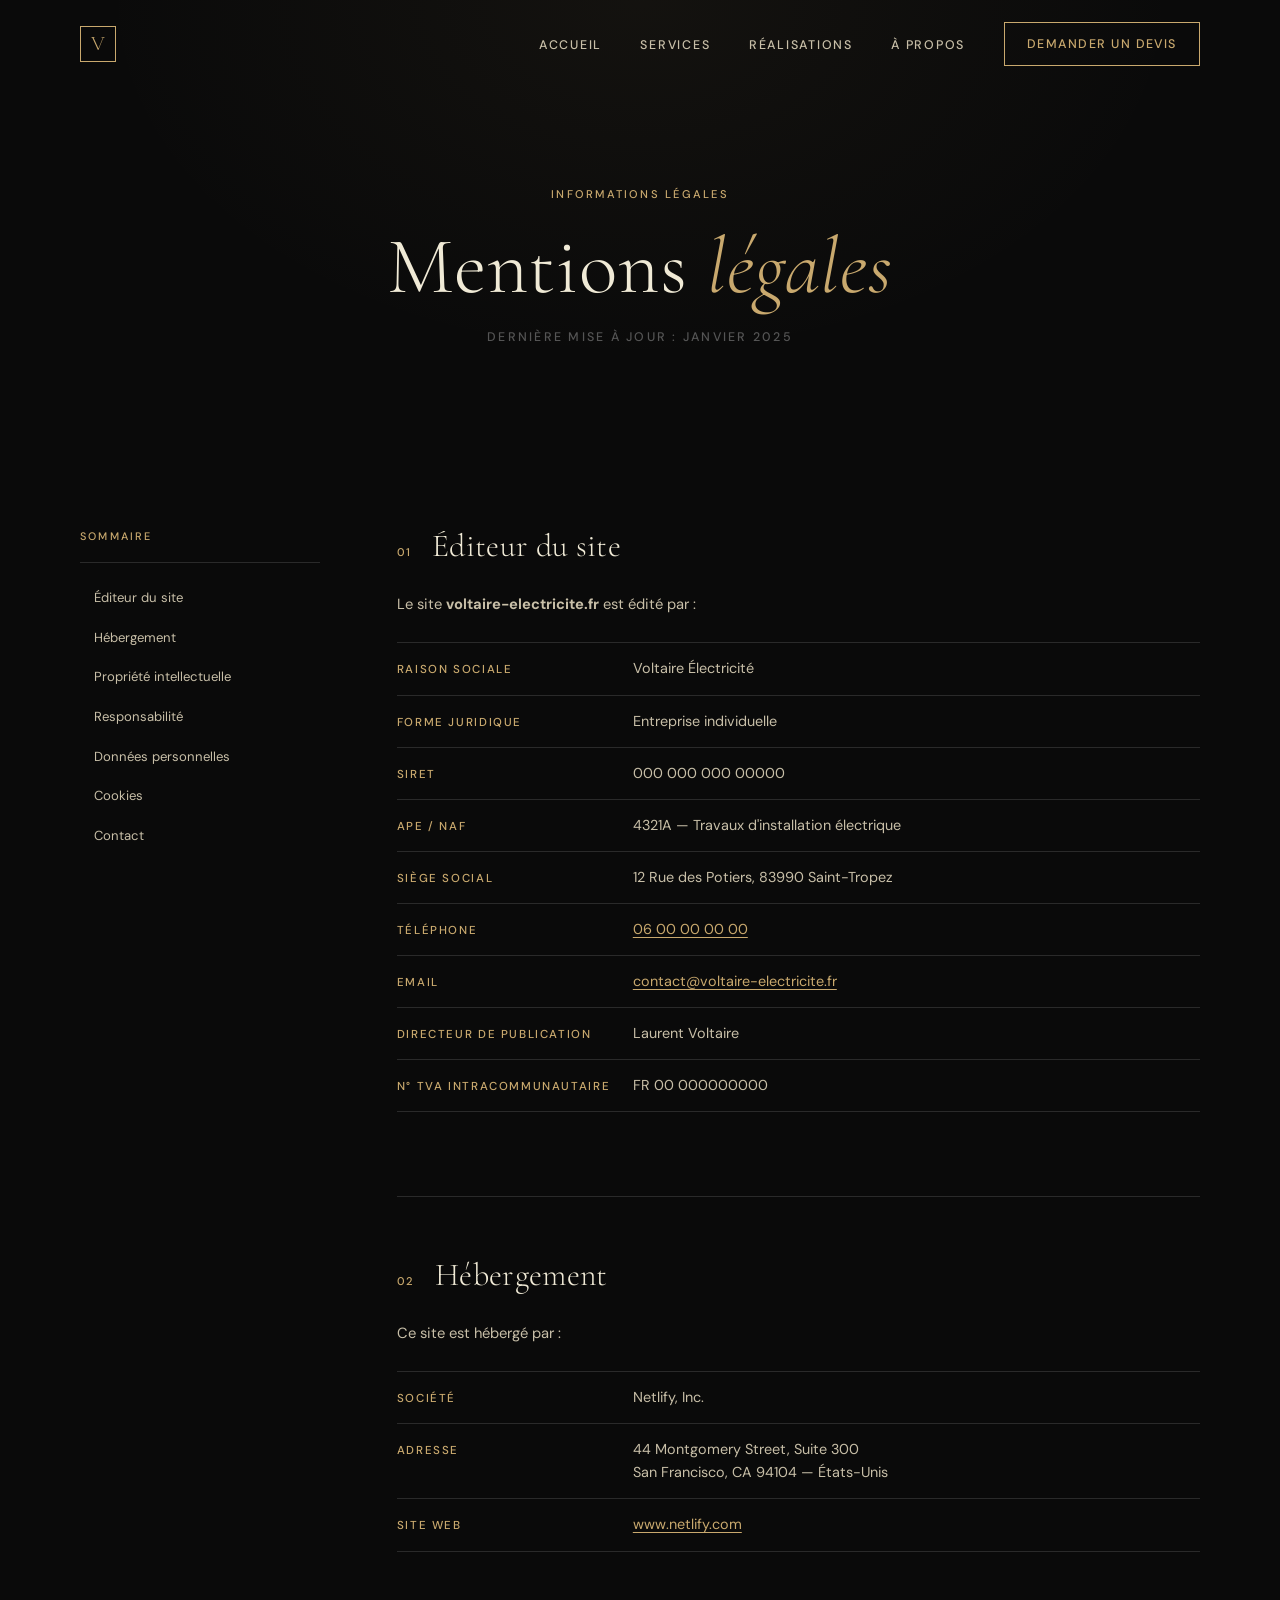
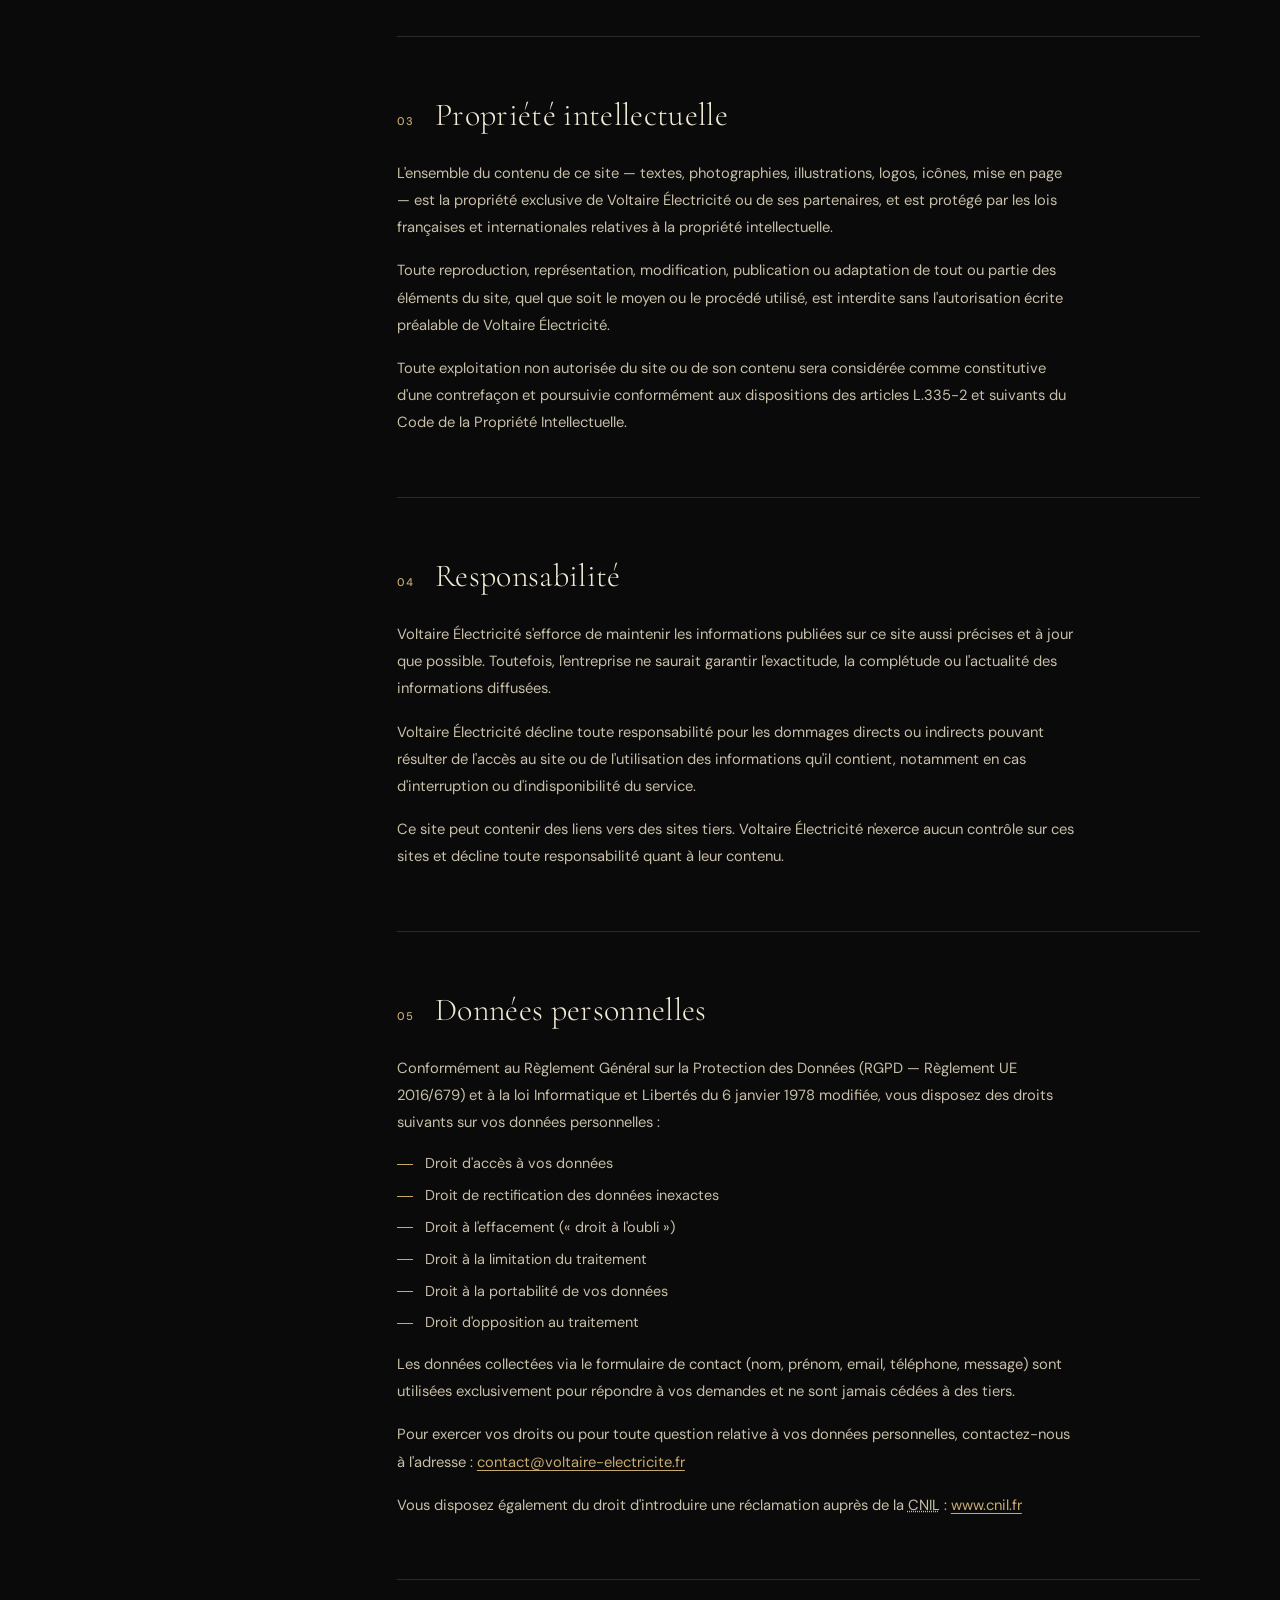
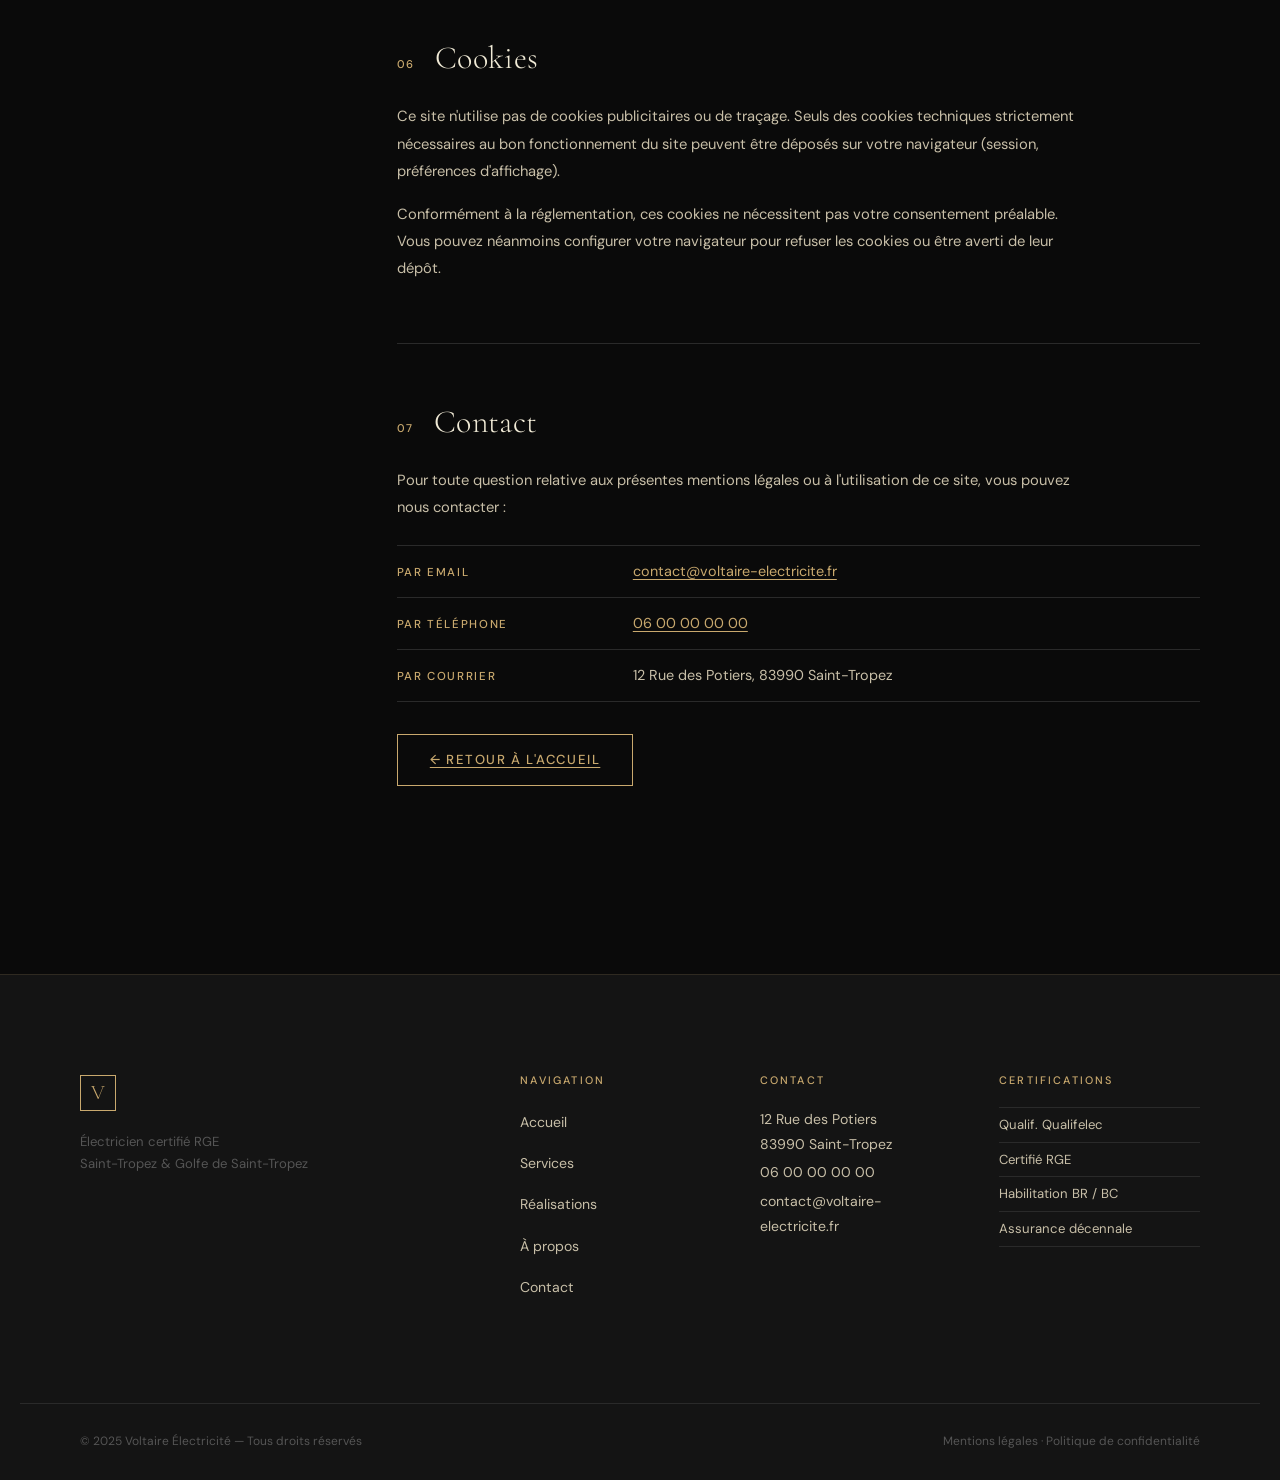
<file: mentions-legales.html>
<!DOCTYPE html>
<html lang="fr">

<head>
    <meta charset="UTF-8" />
    <meta name="viewport" content="width=device-width, initial-scale=1.0" />
    <meta name="description" content="Mentions légales de Voltaire Électricité — Électricien Saint-Tropez." />
    <title>Mentions légales — Voltaire Électricité Saint-Tropez</title>

    <!-- Favicon -->
    <link rel="icon" type="image/x-icon" href="./favicon.ico" />
    <link rel="icon" type="image/png" sizes="32x32" href="./favicon-32.png" />
    <link rel="apple-touch-icon" sizes="180x180" href="./apple-touch-icon.png" />

    <link rel="stylesheet" href="./css/fonts.css" />
    <link rel="stylesheet" href="./css/style.css" />
    <link rel="stylesheet" href="./css/mentions.css" />
</head>

<body>

    <!-- ============================================================
       HEADER — reste HORS de .page-wrapper
  ============================================================ -->
    <header id="header">
        <div class="header-inner">
            <a href="index.html" class="logo" aria-label="Voltaire Électricité – Accueil">
                <span class="logo-mark">V</span>
            </a>
            <nav class="nav-main" aria-label="Navigation principale">
                <ul>
                    <li><a href="index.html">Accueil</a></li>
                    <li><a href="services.html">Services</a></li>
                    <li><a href="realisations.html">Réalisations</a></li>
                    <li><a href="about.html">À propos</a></li>
                    <li><a href="contact.html" class="nav-cta">Demander un devis</a></li>
                </ul>
            </nav>
            <button class="burger" type="button" aria-label="Ouvrir le menu" aria-expanded="false"
                aria-controls="mobileNav">
                <span></span><span></span><span></span>
            </button>
        </div>
    </header>

    <!-- ============================================================
       PANNEAU NAVIGATION MOBILE — élément fixed indépendant du header
  ============================================================ -->
    <div class="mobile-nav" id="mobileNav" aria-label="Navigation mobile">
        <ul>
            <li><a href="index.html">Accueil</a></li>
            <li><a href="services.html">Services</a></li>
            <li><a href="realisations.html">Réalisations</a></li>
            <li><a href="about.html">À propos</a></li>
            <li><a href="contact.html" class="nav-cta">Demander un devis</a></li>
        </ul>
    </div>

    <!-- ============================================================
       PAGE WRAPPER
  ============================================================ -->
    <div class="page-wrapper">

        <!-- HERO -->
        <section id="mentions-hero">
            <div class="mentions-hero-inner">
                <span class="section-label" data-anim="fade-up">Informations légales</span>
                <h1 data-anim="fade-up" data-delay="1">Mentions <em>légales</em></h1>
                <p data-anim="fade-up" data-delay="2">Dernière mise à jour : janvier 2025</p>
            </div>
        </section>

        <!-- CONTENU -->
        <div id="mentions-body">
            <div class="mentions-inner">

                <!-- NAVIGATION LATÉRALE -->
                <aside class="mentions-nav" aria-label="Sommaire">
                    <nav>
                        <p class="mentions-nav-title">Sommaire</p>
                        <ul>
                            <li><a href="#editeur" class="mnav-link active">Éditeur du site</a></li>
                            <li><a href="#hebergement" class="mnav-link">Hébergement</a></li>
                            <li><a href="#propriete" class="mnav-link">Propriété intellectuelle</a></li>
                            <li><a href="#responsabilite" class="mnav-link">Responsabilité</a></li>
                            <li><a href="#donnees" class="mnav-link">Données personnelles</a></li>
                            <li><a href="#cookies" class="mnav-link">Cookies</a></li>
                            <li><a href="#contact-legal" class="mnav-link">Contact</a></li>
                        </ul>
                    </nav>
                </aside>

                <!-- ARTICLES -->
                <main class="mentions-content">

                    <article class="mention-section" id="editeur" data-anim="fade-up">
                        <h2><span class="mention-num">01</span>Éditeur du site</h2>
                        <div class="mention-body">
                            <p>Le site <strong>voltaire-electricite.fr</strong> est édité par :</p>
                            <dl class="mention-dl">
                                <div>
                                    <dt>Raison sociale</dt>
                                    <dd>Voltaire Électricité</dd>
                                </div>
                                <div>
                                    <dt>Forme juridique</dt>
                                    <dd>Entreprise individuelle</dd>
                                </div>
                                <div>
                                    <dt>SIRET</dt>
                                    <dd>000 000 000 00000</dd>
                                </div>
                                <div>
                                    <dt>APE / NAF</dt>
                                    <dd>4321A — Travaux d'installation électrique</dd>
                                </div>
                                <div>
                                    <dt>Siège social</dt>
                                    <dd>12 Rue des Potiers, 83990 Saint-Tropez</dd>
                                </div>
                                <div>
                                    <dt>Téléphone</dt>
                                    <dd><a href="tel:+33600000000">06 00 00 00 00</a></dd>
                                </div>
                                <div>
                                    <dt>Email</dt>
                                    <dd><a
                                            href="mailto:contact@voltaire-electricite.fr">contact@voltaire-electricite.fr</a>
                                    </dd>
                                </div>
                                <div>
                                    <dt>Directeur de publication</dt>
                                    <dd>Laurent Voltaire</dd>
                                </div>
                                <div>
                                    <dt>N° TVA intracommunautaire</dt>
                                    <dd>FR 00 000000000</dd>
                                </div>
                            </dl>
                        </div>
                    </article>

                    <article class="mention-section" id="hebergement" data-anim="fade-up">
                        <h2><span class="mention-num">02</span>Hébergement</h2>
                        <div class="mention-body">
                            <p>Ce site est hébergé par :</p>
                            <dl class="mention-dl">
                                <div>
                                    <dt>Société</dt>
                                    <dd>Netlify, Inc.</dd>
                                </div>
                                <div>
                                    <dt>Adresse</dt>
                                    <dd>44 Montgomery Street, Suite 300<br />San Francisco, CA 94104 — États-Unis</dd>
                                </div>
                                <div>
                                    <dt>Site web</dt>
                                    <dd><a href="https://www.netlify.com" target="_blank"
                                            rel="noopener">www.netlify.com</a>
                                    </dd>
                                </div>
                            </dl>
                        </div>
                    </article>

                    <article class="mention-section" id="propriete" data-anim="fade-up">
                        <h2><span class="mention-num">03</span>Propriété intellectuelle</h2>
                        <div class="mention-body">
                            <p>
                                L'ensemble du contenu de ce site — textes, photographies, illustrations, logos,
                                icônes, mise en page — est la propriété exclusive de Voltaire Électricité ou de
                                ses partenaires, et est protégé par les lois françaises et internationales
                                relatives à la propriété intellectuelle.
                            </p>
                            <p>
                                Toute reproduction, représentation, modification, publication ou adaptation
                                de tout ou partie des éléments du site, quel que soit le moyen ou le procédé
                                utilisé, est interdite sans l'autorisation écrite préalable de Voltaire Électricité.
                            </p>
                            <p>
                                Toute exploitation non autorisée du site ou de son contenu sera considérée
                                comme constitutive d'une contrefaçon et poursuivie conformément aux dispositions
                                des articles L.335-2 et suivants du Code de la Propriété Intellectuelle.
                            </p>
                        </div>
                    </article>

                    <article class="mention-section" id="responsabilite" data-anim="fade-up">
                        <h2><span class="mention-num">04</span>Responsabilité</h2>
                        <div class="mention-body">
                            <p>
                                Voltaire Électricité s'efforce de maintenir les informations publiées sur ce site
                                aussi précises et à jour que possible. Toutefois, l'entreprise ne saurait garantir
                                l'exactitude, la complétude ou l'actualité des informations diffusées.
                            </p>
                            <p>
                                Voltaire Électricité décline toute responsabilité pour les dommages directs ou
                                indirects pouvant résulter de l'accès au site ou de l'utilisation des informations
                                qu'il contient, notamment en cas d'interruption ou d'indisponibilité du service.
                            </p>
                            <p>
                                Ce site peut contenir des liens vers des sites tiers. Voltaire Électricité n'exerce
                                aucun contrôle sur ces sites et décline toute responsabilité quant à leur contenu.
                            </p>
                        </div>
                    </article>

                    <article class="mention-section" id="donnees" data-anim="fade-up">
                        <h2><span class="mention-num">05</span>Données personnelles</h2>
                        <div class="mention-body">
                            <p>
                                Conformément au Règlement Général sur la Protection des Données (RGPD —
                                Règlement UE 2016/679) et à la loi Informatique et Libertés du 6 janvier 1978
                                modifiée, vous disposez des droits suivants sur vos données personnelles :
                            </p>
                            <ul class="mention-list">
                                <li>Droit d'accès à vos données</li>
                                <li>Droit de rectification des données inexactes</li>
                                <li>Droit à l'effacement (« droit à l'oubli »)</li>
                                <li>Droit à la limitation du traitement</li>
                                <li>Droit à la portabilité de vos données</li>
                                <li>Droit d'opposition au traitement</li>
                            </ul>
                            <p>
                                Les données collectées via le formulaire de contact (nom, prénom, email, téléphone,
                                message) sont utilisées exclusivement pour répondre à vos demandes et ne sont jamais
                                cédées à des tiers.
                            </p>
                            <p>
                                Pour exercer vos droits ou pour toute question relative à vos données personnelles,
                                contactez-nous à l'adresse :
                                <a href="mailto:contact@voltaire-electricite.fr">contact@voltaire-electricite.fr</a>
                            </p>
                            <p>
                                Vous disposez également du droit d'introduire une réclamation auprès de la
                                <abbr title="Commission Nationale de l'Informatique et des Libertés">CNIL</abbr> :
                                <a href="https://www.cnil.fr" target="_blank" rel="noopener">www.cnil.fr</a>
                            </p>
                        </div>
                    </article>

                    <article class="mention-section" id="cookies" data-anim="fade-up">
                        <h2><span class="mention-num">06</span>Cookies</h2>
                        <div class="mention-body">
                            <p>
                                Ce site n'utilise pas de cookies publicitaires ou de traçage. Seuls des cookies
                                techniques strictement nécessaires au bon fonctionnement du site peuvent être
                                déposés sur votre navigateur (session, préférences d'affichage).
                            </p>
                            <p>
                                Conformément à la réglementation, ces cookies ne nécessitent pas votre consentement
                                préalable. Vous pouvez néanmoins configurer votre navigateur pour refuser les cookies
                                ou être averti de leur dépôt.
                            </p>
                        </div>
                    </article>

                    <article class="mention-section" id="contact-legal" data-anim="fade-up">
                        <h2><span class="mention-num">07</span>Contact</h2>
                        <div class="mention-body">
                            <p>
                                Pour toute question relative aux présentes mentions légales ou à l'utilisation
                                de ce site, vous pouvez nous contacter :
                            </p>
                            <dl class="mention-dl">
                                <div>
                                    <dt>Par email</dt>
                                    <dd><a
                                            href="mailto:contact@voltaire-electricite.fr">contact@voltaire-electricite.fr</a>
                                    </dd>
                                </div>
                                <div>
                                    <dt>Par téléphone</dt>
                                    <dd><a href="tel:+33600000000">06 00 00 00 00</a></dd>
                                </div>
                                <div>
                                    <dt>Par courrier</dt>
                                    <dd>12 Rue des Potiers, 83990 Saint-Tropez</dd>
                                </div>
                            </dl>
                            <div class="mention-back">
                                <a href="index.html" class="btn-outline">← Retour à l'accueil</a>
                            </div>
                        </div>
                    </article>

                </main>

            </div>
        </div>

        <!-- FOOTER -->
        <footer id="footer">
            <div class="footer-inner">
                <div class="footer-brand">
                    <a href="index.html" class="logo" aria-label="Voltaire Électricité">
                        <span class="logo-mark">V</span>
                    </a>
                    <p>Électricien certifié RGE<br />Saint-Tropez & Golfe de Saint-Tropez</p>
                </div>
                <nav class="footer-nav" aria-label="Navigation secondaire">
                    <h3>Navigation</h3>
                    <ul>
                        <li><a href="index.html">Accueil</a></li>
                        <li><a href="services.html">Services</a></li>
                        <li><a href="realisations.html">Réalisations</a></li>
                        <li><a href="about.html">À propos</a></li>
                        <li><a href="contact.html">Contact</a></li>
                    </ul>
                </nav>
                <div class="footer-contact">
                    <h3>Contact</h3>
                    <address>
                        <p>12 Rue des Potiers<br />83990 Saint-Tropez</p>
                        <p><a href="tel:+33600000000">06 00 00 00 00</a></p>
                        <p><a href="mailto:contact@voltaire-electricite.fr">contact@voltaire-electricite.fr</a></p>
                    </address>
                </div>
                <div class="footer-certifs">
                    <h3>Certifications</h3>
                    <ul>
                        <li>Qualif. Qualifelec</li>
                        <li>Certifié RGE</li>
                        <li>Habilitation BR / BC</li>
                        <li>Assurance décennale</li>
                    </ul>
                </div>
            </div>
            <div class="footer-bottom">
                <p>© 2025 Voltaire Électricité — Tous droits réservés</p>
                <p><a href="mentions-legales.html">Mentions légales</a> · <a
                        href="politique-confidentialite.html">Politique
                        de confidentialité</a></p>
            </div>
        </footer>

    </div><!-- /.page-wrapper -->

    <script src="./js/main.js" defer></script>
    <script src="./js/mentions.js" defer></script>

</body>

</html>
</file>
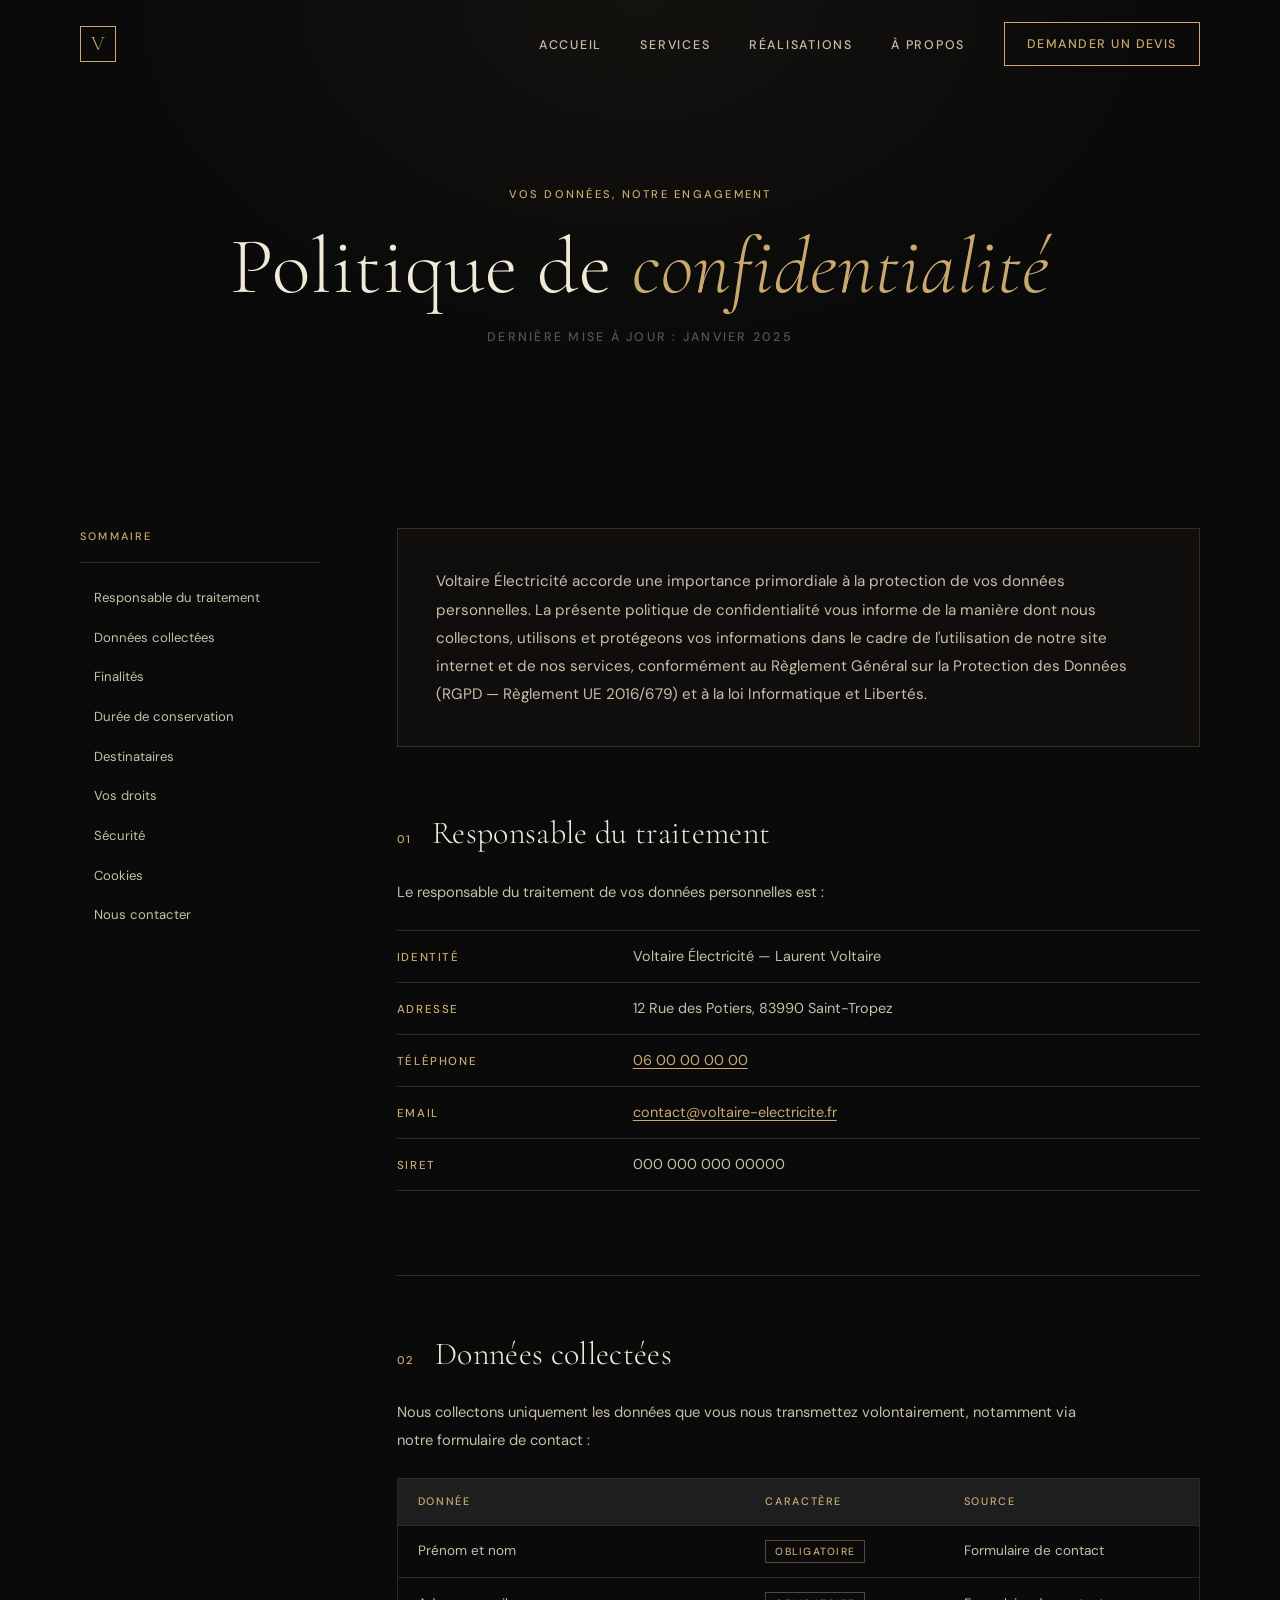
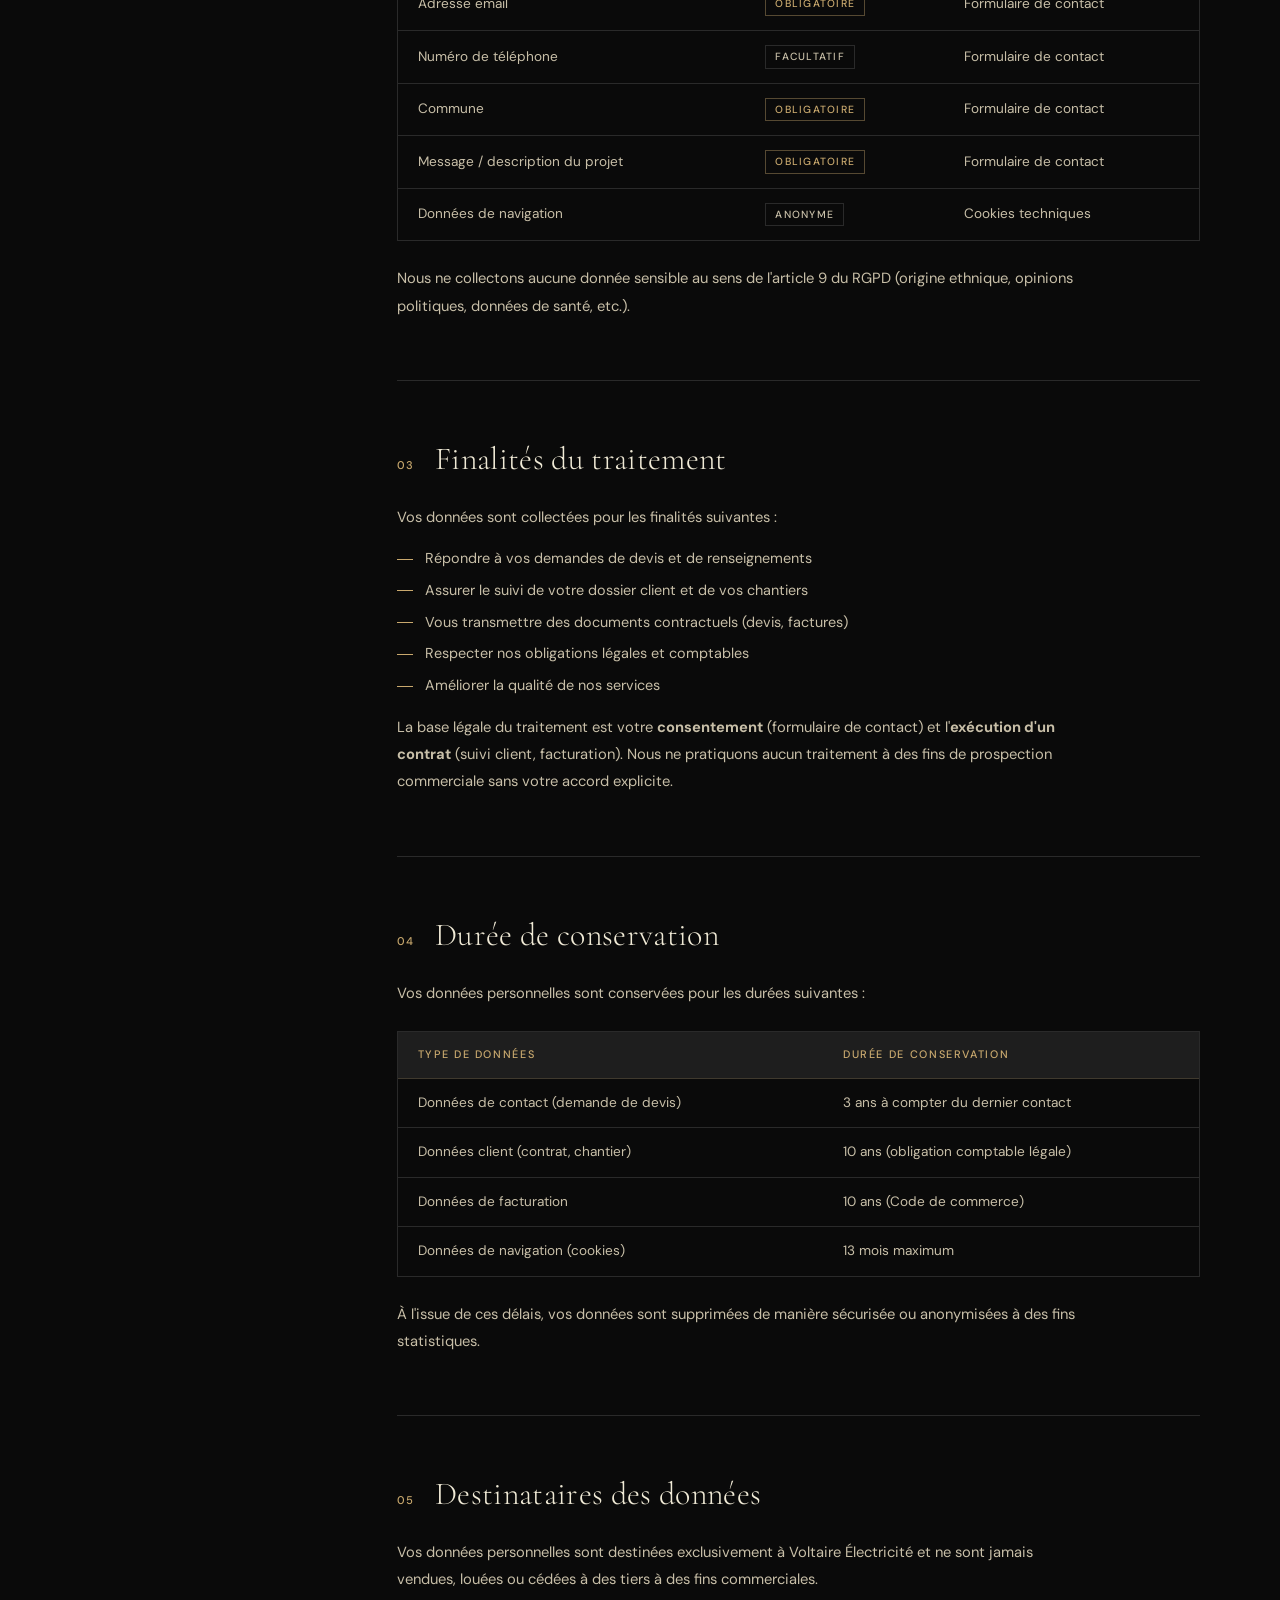
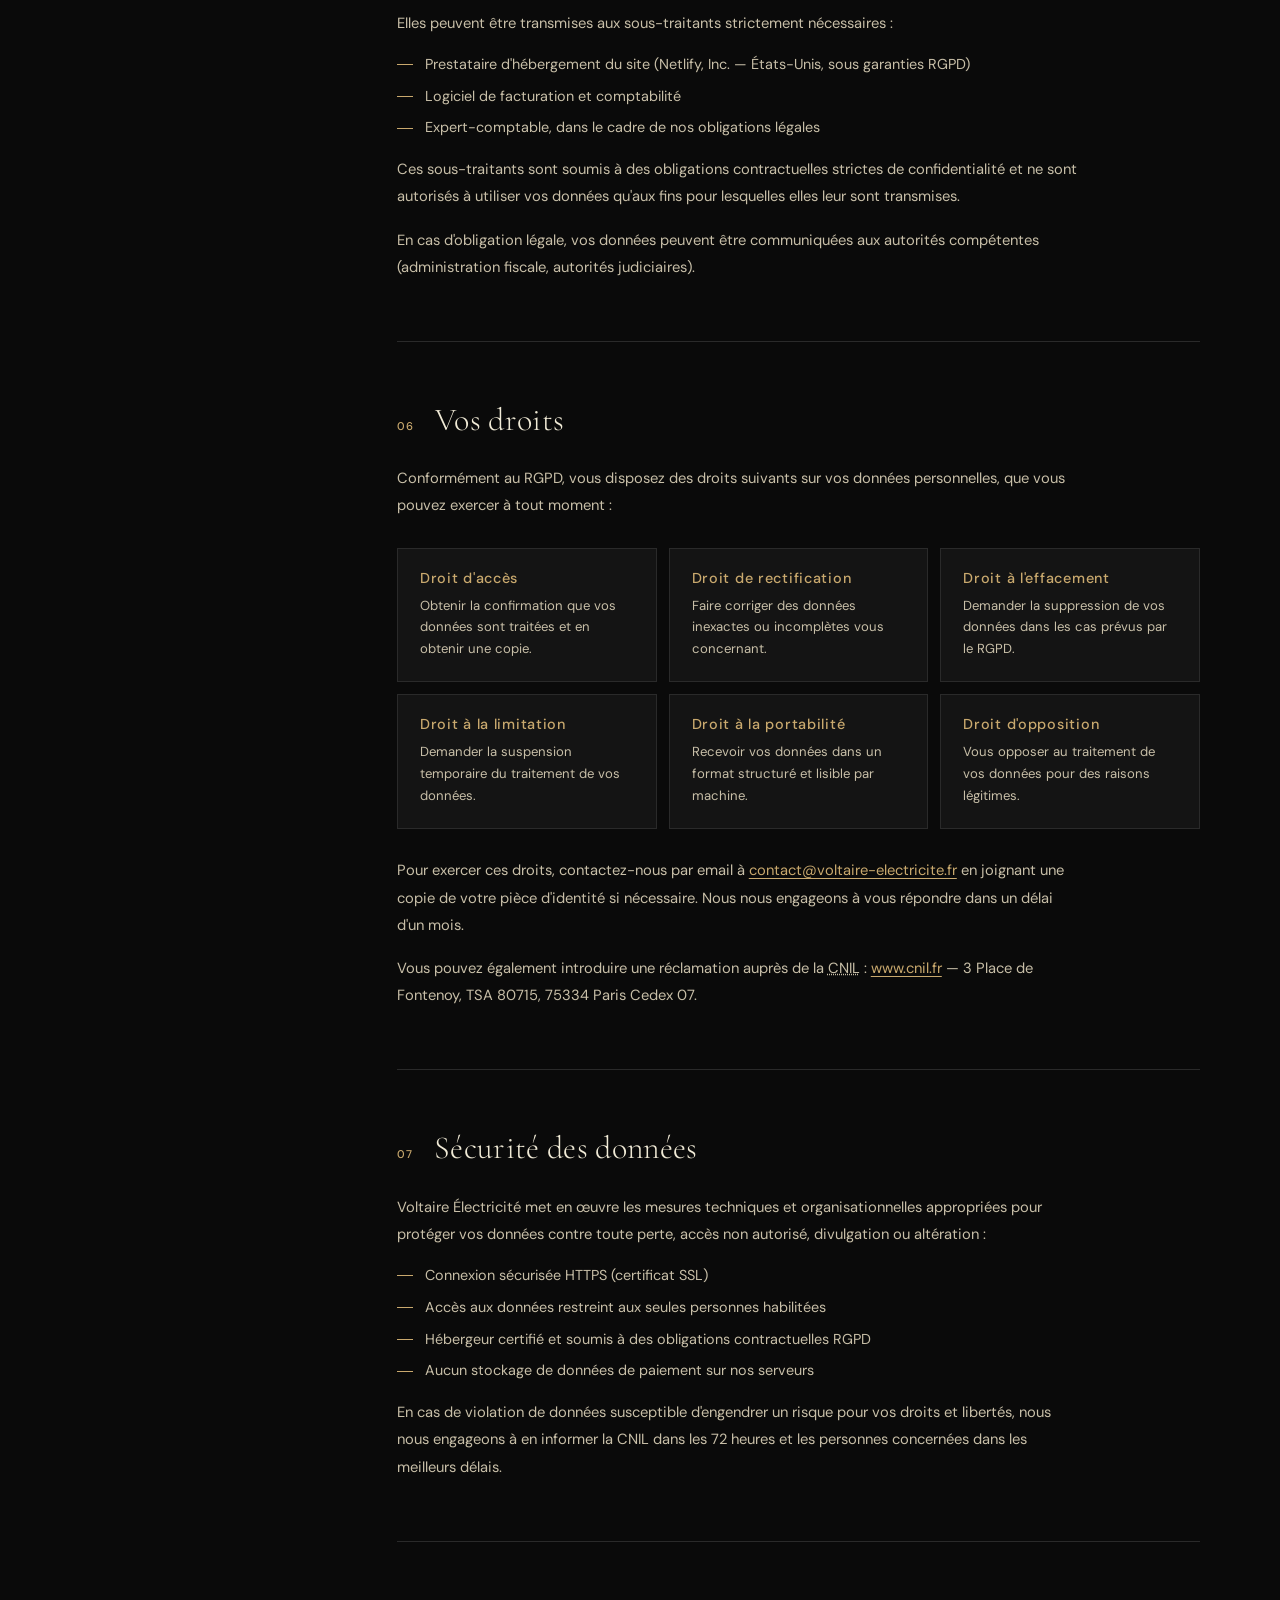
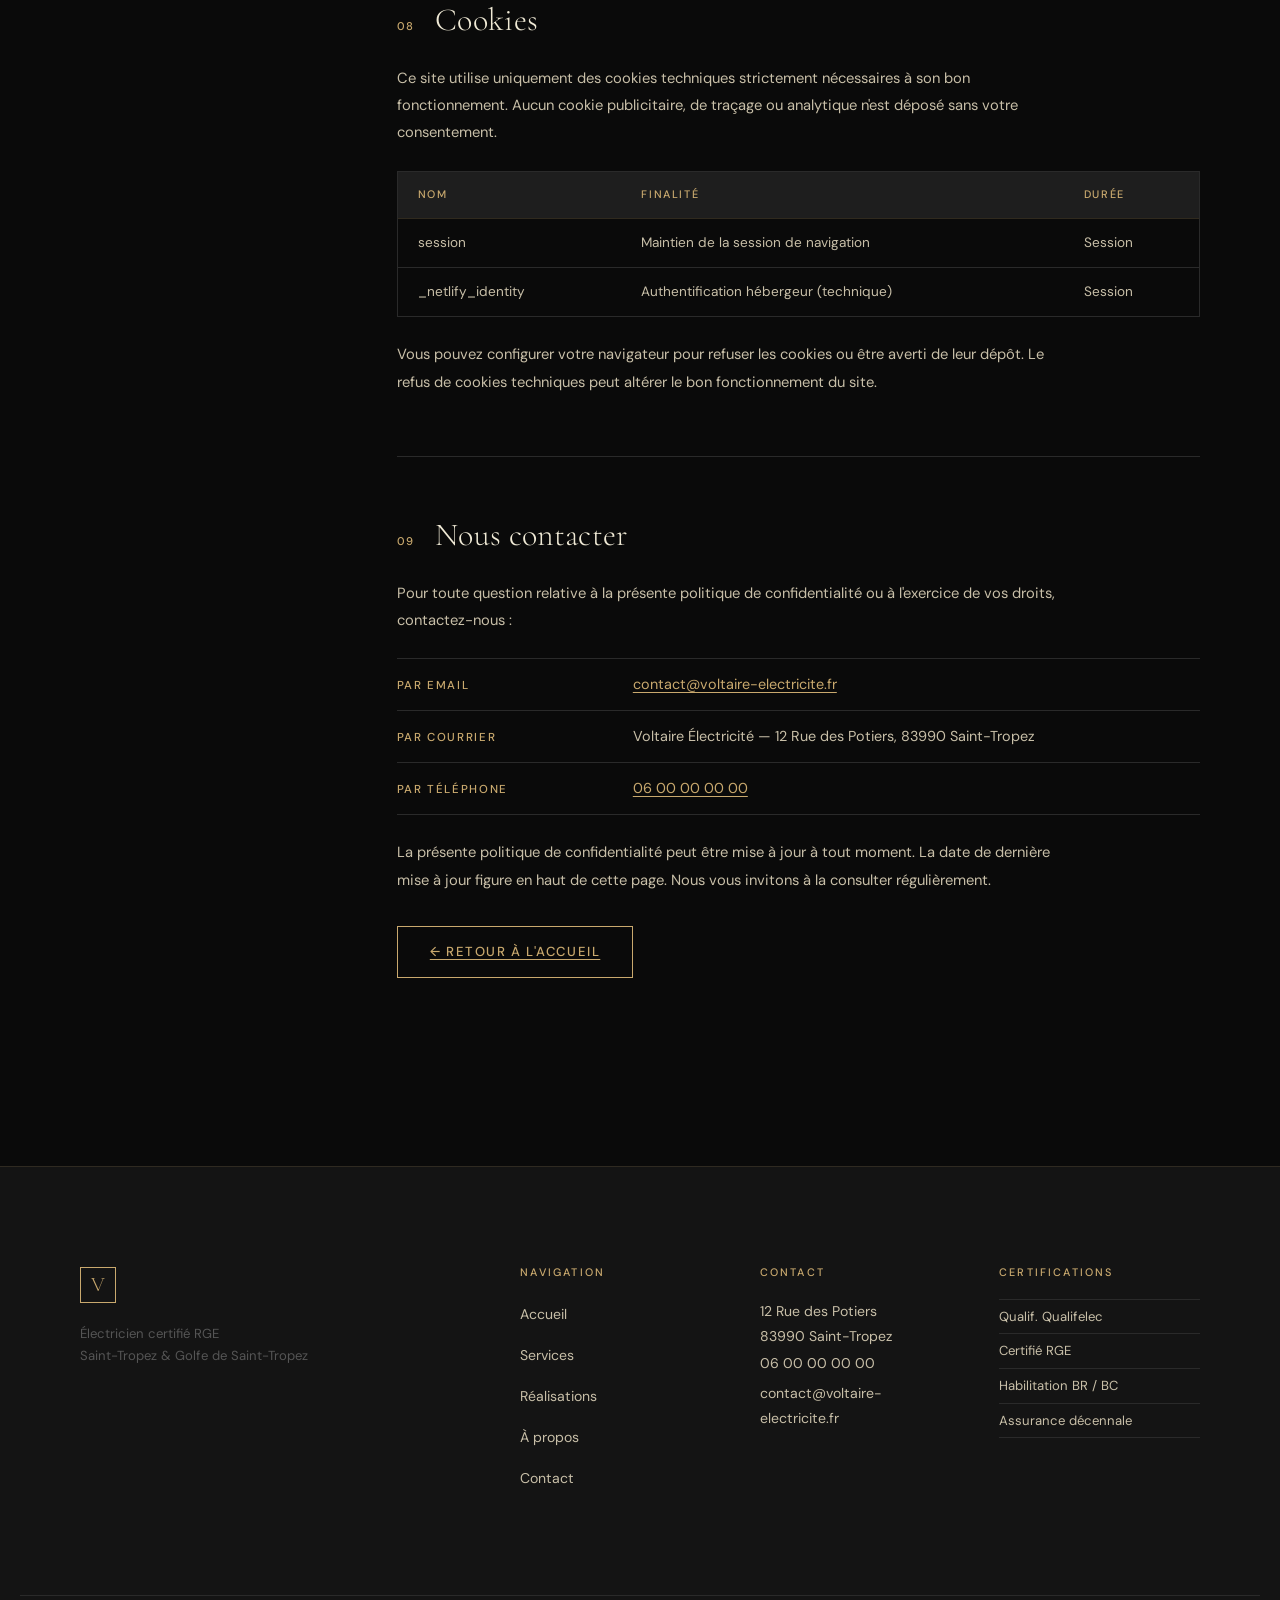
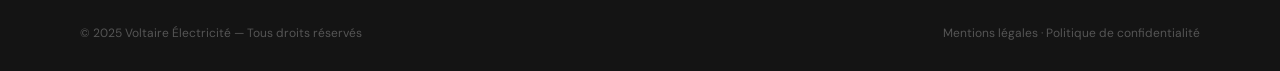
<file: politique-confidentialite.html>
<!DOCTYPE html>
<html lang="fr">

<head>
    <meta charset="UTF-8" />
    <meta name="viewport" content="width=device-width, initial-scale=1.0" />
    <meta name="description"
        content="Politique de confidentialité de Voltaire Électricité — Protection de vos données personnelles." />
    <title>Politique de confidentialité — Voltaire Électricité Saint-Tropez</title>

    <!-- Favicon -->
    <link rel="icon" type="image/x-icon" href="./favicon.ico" />
    <link rel="icon" type="image/png" sizes="32x32" href="./favicon-32.png" />
    <link rel="apple-touch-icon" sizes="180x180" href="./apple-touch-icon.png" />

    <link rel="stylesheet" href="./css/fonts.css" />
    <link rel="stylesheet" href="./css/style.css" />
    <link rel="stylesheet" href="./css/mentions.css" />
    <link rel="stylesheet" href="./css/politique.css" />
</head>

<body>

    <!-- ============================================================
       HEADER — reste HORS de .page-wrapper
  ============================================================ -->
    <header id="header">
        <div class="header-inner">
            <a href="index.html" class="logo" aria-label="Voltaire Électricité – Accueil">
                <span class="logo-mark">V</span>
            </a>
            <nav class="nav-main" aria-label="Navigation principale">
                <ul>
                    <li><a href="index.html">Accueil</a></li>
                    <li><a href="services.html">Services</a></li>
                    <li><a href="realisations.html">Réalisations</a></li>
                    <li><a href="about.html">À propos</a></li>
                    <li><a href="contact.html" class="nav-cta">Demander un devis</a></li>
                </ul>
            </nav>
            <button class="burger" type="button" aria-label="Ouvrir le menu" aria-expanded="false"
                aria-controls="mobileNav">
                <span></span><span></span><span></span>
            </button>
        </div>
    </header>

    <!-- ============================================================
       PANNEAU NAVIGATION MOBILE — élément fixed indépendant du header
  ============================================================ -->
    <div class="mobile-nav" id="mobileNav" aria-label="Navigation mobile">
        <ul>
            <li><a href="index.html">Accueil</a></li>
            <li><a href="services.html">Services</a></li>
            <li><a href="realisations.html">Réalisations</a></li>
            <li><a href="about.html">À propos</a></li>
            <li><a href="contact.html" class="nav-cta">Demander un devis</a></li>
        </ul>
    </div>

    <!-- ============================================================
       PAGE WRAPPER
  ============================================================ -->
    <div class="page-wrapper">

        <!-- HERO -->
        <section id="mentions-hero">
            <div class="mentions-hero-inner">
                <span class="section-label" data-anim="fade-up">Vos données, notre engagement</span>
                <h1 data-anim="fade-up" data-delay="1">Politique de <em>confidentialité</em></h1>
                <p data-anim="fade-up" data-delay="2">Dernière mise à jour : janvier 2025</p>
            </div>
        </section>

        <!-- CONTENU -->
        <div id="mentions-body">
            <div class="mentions-inner">

                <!-- NAV LATÉRALE -->
                <aside class="mentions-nav" aria-label="Sommaire">
                    <nav>
                        <p class="mentions-nav-title">Sommaire</p>
                        <ul>
                            <li><a href="#responsable" class="mnav-link active">Responsable du traitement</a></li>
                            <li><a href="#collecte" class="mnav-link">Données collectées</a></li>
                            <li><a href="#finalites" class="mnav-link">Finalités</a></li>
                            <li><a href="#duree" class="mnav-link">Durée de conservation</a></li>
                            <li><a href="#destinataires" class="mnav-link">Destinataires</a></li>
                            <li><a href="#droits" class="mnav-link">Vos droits</a></li>
                            <li><a href="#securite" class="mnav-link">Sécurité</a></li>
                            <li><a href="#cookies-pc" class="mnav-link">Cookies</a></li>
                            <li><a href="#contact-pc" class="mnav-link">Nous contacter</a></li>
                        </ul>
                    </nav>
                </aside>

                <!-- ARTICLES -->
                <main class="mentions-content">

                    <!-- Intro -->
                    <div class="politique-intro" data-anim="fade-up">
                        <p>
                            Voltaire Électricité accorde une importance primordiale à la protection de vos
                            données personnelles. La présente politique de confidentialité vous informe
                            de la manière dont nous collectons, utilisons et protégeons vos informations
                            dans le cadre de l'utilisation de notre site internet et de nos services,
                            conformément au Règlement Général sur la Protection des Données
                            (RGPD — Règlement UE 2016/679) et à la loi Informatique et Libertés.
                        </p>
                    </div>

                    <article class="mention-section" id="responsable" data-anim="fade-up">
                        <h2><span class="mention-num">01</span>Responsable du traitement</h2>
                        <div class="mention-body">
                            <p>Le responsable du traitement de vos données personnelles est :</p>
                            <dl class="mention-dl">
                                <div>
                                    <dt>Identité</dt>
                                    <dd>Voltaire Électricité — Laurent Voltaire</dd>
                                </div>
                                <div>
                                    <dt>Adresse</dt>
                                    <dd>12 Rue des Potiers, 83990 Saint-Tropez</dd>
                                </div>
                                <div>
                                    <dt>Téléphone</dt>
                                    <dd><a href="tel:+33600000000">06 00 00 00 00</a></dd>
                                </div>
                                <div>
                                    <dt>Email</dt>
                                    <dd><a
                                            href="mailto:contact@voltaire-electricite.fr">contact@voltaire-electricite.fr</a>
                                    </dd>
                                </div>
                                <div>
                                    <dt>SIRET</dt>
                                    <dd>000 000 000 00000</dd>
                                </div>
                            </dl>
                        </div>
                    </article>

                    <article class="mention-section" id="collecte" data-anim="fade-up">
                        <h2><span class="mention-num">02</span>Données collectées</h2>
                        <div class="mention-body">
                            <p>Nous collectons uniquement les données que vous nous transmettez volontairement,
                                notamment
                                via notre formulaire de contact :</p>

                            <div class="politique-table-wrap">
                                <table class="politique-table">
                                    <thead>
                                        <tr>
                                            <th>Donnée</th>
                                            <th>Caractère</th>
                                            <th>Source</th>
                                        </tr>
                                    </thead>
                                    <tbody>
                                        <tr>
                                            <td>Prénom et nom</td>
                                            <td><span class="tag-obligatoire">Obligatoire</span></td>
                                            <td>Formulaire de contact</td>
                                        </tr>
                                        <tr>
                                            <td>Adresse email</td>
                                            <td><span class="tag-obligatoire">Obligatoire</span></td>
                                            <td>Formulaire de contact</td>
                                        </tr>
                                        <tr>
                                            <td>Numéro de téléphone</td>
                                            <td><span class="tag-facultatif">Facultatif</span></td>
                                            <td>Formulaire de contact</td>
                                        </tr>
                                        <tr>
                                            <td>Commune</td>
                                            <td><span class="tag-obligatoire">Obligatoire</span></td>
                                            <td>Formulaire de contact</td>
                                        </tr>
                                        <tr>
                                            <td>Message / description du projet</td>
                                            <td><span class="tag-obligatoire">Obligatoire</span></td>
                                            <td>Formulaire de contact</td>
                                        </tr>
                                        <tr>
                                            <td>Données de navigation</td>
                                            <td><span class="tag-facultatif">Anonyme</span></td>
                                            <td>Cookies techniques</td>
                                        </tr>
                                    </tbody>
                                </table>
                            </div>

                            <p>
                                Nous ne collectons aucune donnée sensible au sens de l'article 9 du RGPD
                                (origine ethnique, opinions politiques, données de santé, etc.).
                            </p>
                        </div>
                    </article>

                    <article class="mention-section" id="finalites" data-anim="fade-up">
                        <h2><span class="mention-num">03</span>Finalités du traitement</h2>
                        <div class="mention-body">
                            <p>Vos données sont collectées pour les finalités suivantes :</p>
                            <ul class="mention-list">
                                <li>Répondre à vos demandes de devis et de renseignements</li>
                                <li>Assurer le suivi de votre dossier client et de vos chantiers</li>
                                <li>Vous transmettre des documents contractuels (devis, factures)</li>
                                <li>Respecter nos obligations légales et comptables</li>
                                <li>Améliorer la qualité de nos services</li>
                            </ul>
                            <p>
                                La base légale du traitement est votre <strong>consentement</strong> (formulaire de
                                contact)
                                et l'<strong>exécution d'un contrat</strong> (suivi client, facturation).
                                Nous ne pratiquons aucun traitement à des fins de prospection commerciale
                                sans votre accord explicite.
                            </p>
                        </div>
                    </article>

                    <article class="mention-section" id="duree" data-anim="fade-up">
                        <h2><span class="mention-num">04</span>Durée de conservation</h2>
                        <div class="mention-body">
                            <p>Vos données personnelles sont conservées pour les durées suivantes :</p>

                            <div class="politique-table-wrap">
                                <table class="politique-table">
                                    <thead>
                                        <tr>
                                            <th>Type de données</th>
                                            <th>Durée de conservation</th>
                                        </tr>
                                    </thead>
                                    <tbody>
                                        <tr>
                                            <td>Données de contact (demande de devis)</td>
                                            <td>3 ans à compter du dernier contact</td>
                                        </tr>
                                        <tr>
                                            <td>Données client (contrat, chantier)</td>
                                            <td>10 ans (obligation comptable légale)</td>
                                        </tr>
                                        <tr>
                                            <td>Données de facturation</td>
                                            <td>10 ans (Code de commerce)</td>
                                        </tr>
                                        <tr>
                                            <td>Données de navigation (cookies)</td>
                                            <td>13 mois maximum</td>
                                        </tr>
                                    </tbody>
                                </table>
                            </div>

                            <p>
                                À l'issue de ces délais, vos données sont supprimées de manière sécurisée
                                ou anonymisées à des fins statistiques.
                            </p>
                        </div>
                    </article>

                    <article class="mention-section" id="destinataires" data-anim="fade-up">
                        <h2><span class="mention-num">05</span>Destinataires des données</h2>
                        <div class="mention-body">
                            <p>
                                Vos données personnelles sont destinées exclusivement à Voltaire Électricité
                                et ne sont jamais vendues, louées ou cédées à des tiers à des fins commerciales.
                            </p>
                            <p>Elles peuvent être transmises aux sous-traitants strictement nécessaires :</p>
                            <ul class="mention-list">
                                <li>Prestataire d'hébergement du site (Netlify, Inc. — États-Unis, sous garanties RGPD)
                                </li>
                                <li>Logiciel de facturation et comptabilité</li>
                                <li>Expert-comptable, dans le cadre de nos obligations légales</li>
                            </ul>
                            <p>
                                Ces sous-traitants sont soumis à des obligations contractuelles strictes
                                de confidentialité et ne sont autorisés à utiliser vos données qu'aux fins
                                pour lesquelles elles leur sont transmises.
                            </p>
                            <p>
                                En cas d'obligation légale, vos données peuvent être communiquées aux
                                autorités compétentes (administration fiscale, autorités judiciaires).
                            </p>
                        </div>
                    </article>

                    <article class="mention-section" id="droits" data-anim="fade-up">
                        <h2><span class="mention-num">06</span>Vos droits</h2>
                        <div class="mention-body">
                            <p>
                                Conformément au RGPD, vous disposez des droits suivants sur vos données
                                personnelles, que vous pouvez exercer à tout moment :
                            </p>

                            <div class="droits-grid">
                                <div class="droit-card">
                                    <h3>Droit d'accès</h3>
                                    <p>Obtenir la confirmation que vos données sont traitées et en obtenir une copie.
                                    </p>
                                </div>
                                <div class="droit-card">
                                    <h3>Droit de rectification</h3>
                                    <p>Faire corriger des données inexactes ou incomplètes vous concernant.</p>
                                </div>
                                <div class="droit-card">
                                    <h3>Droit à l'effacement</h3>
                                    <p>Demander la suppression de vos données dans les cas prévus par le RGPD.</p>
                                </div>
                                <div class="droit-card">
                                    <h3>Droit à la limitation</h3>
                                    <p>Demander la suspension temporaire du traitement de vos données.</p>
                                </div>
                                <div class="droit-card">
                                    <h3>Droit à la portabilité</h3>
                                    <p>Recevoir vos données dans un format structuré et lisible par machine.</p>
                                </div>
                                <div class="droit-card">
                                    <h3>Droit d'opposition</h3>
                                    <p>Vous opposer au traitement de vos données pour des raisons légitimes.</p>
                                </div>
                            </div>

                            <p>
                                Pour exercer ces droits, contactez-nous par email à
                                <a href="mailto:contact@voltaire-electricite.fr">contact@voltaire-electricite.fr</a>
                                en joignant une copie de votre pièce d'identité si nécessaire.
                                Nous nous engageons à vous répondre dans un délai d'un mois.
                            </p>
                            <p>
                                Vous pouvez également introduire une réclamation auprès de la
                                <abbr title="Commission Nationale de l'Informatique et des Libertés">CNIL</abbr> :
                                <a href="https://www.cnil.fr" target="_blank" rel="noopener">www.cnil.fr</a> —
                                3 Place de Fontenoy, TSA 80715, 75334 Paris Cedex 07.
                            </p>
                        </div>
                    </article>

                    <article class="mention-section" id="securite" data-anim="fade-up">
                        <h2><span class="mention-num">07</span>Sécurité des données</h2>
                        <div class="mention-body">
                            <p>
                                Voltaire Électricité met en œuvre les mesures techniques et organisationnelles
                                appropriées pour protéger vos données contre toute perte, accès non autorisé,
                                divulgation ou altération :
                            </p>
                            <ul class="mention-list">
                                <li>Connexion sécurisée HTTPS (certificat SSL)</li>
                                <li>Accès aux données restreint aux seules personnes habilitées</li>
                                <li>Hébergeur certifié et soumis à des obligations contractuelles RGPD</li>
                                <li>Aucun stockage de données de paiement sur nos serveurs</li>
                            </ul>
                            <p>
                                En cas de violation de données susceptible d'engendrer un risque pour
                                vos droits et libertés, nous nous engageons à en informer la CNIL
                                dans les 72 heures et les personnes concernées dans les meilleurs délais.
                            </p>
                        </div>
                    </article>

                    <article class="mention-section" id="cookies-pc" data-anim="fade-up">
                        <h2><span class="mention-num">08</span>Cookies</h2>
                        <div class="mention-body">
                            <p>
                                Ce site utilise uniquement des cookies techniques strictement nécessaires
                                à son bon fonctionnement. Aucun cookie publicitaire, de traçage ou
                                analytique n'est déposé sans votre consentement.
                            </p>

                            <div class="politique-table-wrap">
                                <table class="politique-table">
                                    <thead>
                                        <tr>
                                            <th>Nom</th>
                                            <th>Finalité</th>
                                            <th>Durée</th>
                                        </tr>
                                    </thead>
                                    <tbody>
                                        <tr>
                                            <td>session</td>
                                            <td>Maintien de la session de navigation</td>
                                            <td>Session</td>
                                        </tr>
                                        <tr>
                                            <td>_netlify_identity</td>
                                            <td>Authentification hébergeur (technique)</td>
                                            <td>Session</td>
                                        </tr>
                                    </tbody>
                                </table>
                            </div>

                            <p>
                                Vous pouvez configurer votre navigateur pour refuser les cookies ou être
                                averti de leur dépôt. Le refus de cookies techniques peut altérer
                                le bon fonctionnement du site.
                            </p>
                        </div>
                    </article>

                    <article class="mention-section" id="contact-pc" data-anim="fade-up">
                        <h2><span class="mention-num">09</span>Nous contacter</h2>
                        <div class="mention-body">
                            <p>
                                Pour toute question relative à la présente politique de confidentialité
                                ou à l'exercice de vos droits, contactez-nous :
                            </p>
                            <dl class="mention-dl">
                                <div>
                                    <dt>Par email</dt>
                                    <dd><a
                                            href="mailto:contact@voltaire-electricite.fr">contact@voltaire-electricite.fr</a>
                                    </dd>
                                </div>
                                <div>
                                    <dt>Par courrier</dt>
                                    <dd>Voltaire Électricité — 12 Rue des Potiers, 83990 Saint-Tropez</dd>
                                </div>
                                <div>
                                    <dt>Par téléphone</dt>
                                    <dd><a href="tel:+33600000000">06 00 00 00 00</a></dd>
                                </div>
                            </dl>
                            <p>
                                La présente politique de confidentialité peut être mise à jour à tout moment.
                                La date de dernière mise à jour figure en haut de cette page.
                                Nous vous invitons à la consulter régulièrement.
                            </p>
                            <div class="mention-back">
                                <a href="index.html" class="btn-outline">← Retour à l'accueil</a>
                            </div>
                        </div>
                    </article>

                </main>
            </div>
        </div>

        <!-- FOOTER -->
        <footer id="footer">
            <div class="footer-inner">
                <div class="footer-brand">
                    <a href="index.html" class="logo" aria-label="Voltaire Électricité">
                        <span class="logo-mark">V</span>
                    </a>
                    <p>Électricien certifié RGE<br />Saint-Tropez & Golfe de Saint-Tropez</p>
                </div>
                <nav class="footer-nav" aria-label="Navigation secondaire">
                    <h3>Navigation</h3>
                    <ul>
                        <li><a href="index.html">Accueil</a></li>
                        <li><a href="services.html">Services</a></li>
                        <li><a href="realisations.html">Réalisations</a></li>
                        <li><a href="about.html">À propos</a></li>
                        <li><a href="contact.html">Contact</a></li>
                    </ul>
                </nav>
                <div class="footer-contact">
                    <h3>Contact</h3>
                    <address>
                        <p>12 Rue des Potiers<br />83990 Saint-Tropez</p>
                        <p><a href="tel:+33600000000">06 00 00 00 00</a></p>
                        <p><a href="mailto:contact@voltaire-electricite.fr">contact@voltaire-electricite.fr</a></p>
                    </address>
                </div>
                <div class="footer-certifs">
                    <h3>Certifications</h3>
                    <ul>
                        <li>Qualif. Qualifelec</li>
                        <li>Certifié RGE</li>
                        <li>Habilitation BR / BC</li>
                        <li>Assurance décennale</li>
                    </ul>
                </div>
            </div>
            <div class="footer-bottom">
                <p>© 2025 Voltaire Électricité — Tous droits réservés</p>
                <p><a href="mentions-legales.html">Mentions légales</a> · <a
                        href="politique-confidentialite.html">Politique
                        de confidentialité</a></p>
            </div>
        </footer>

    </div><!-- /.page-wrapper -->

    <script src="./js/main.js" defer></script>
    <script src="./js/mentions.js" defer></script>

</body>

</html>
</file>
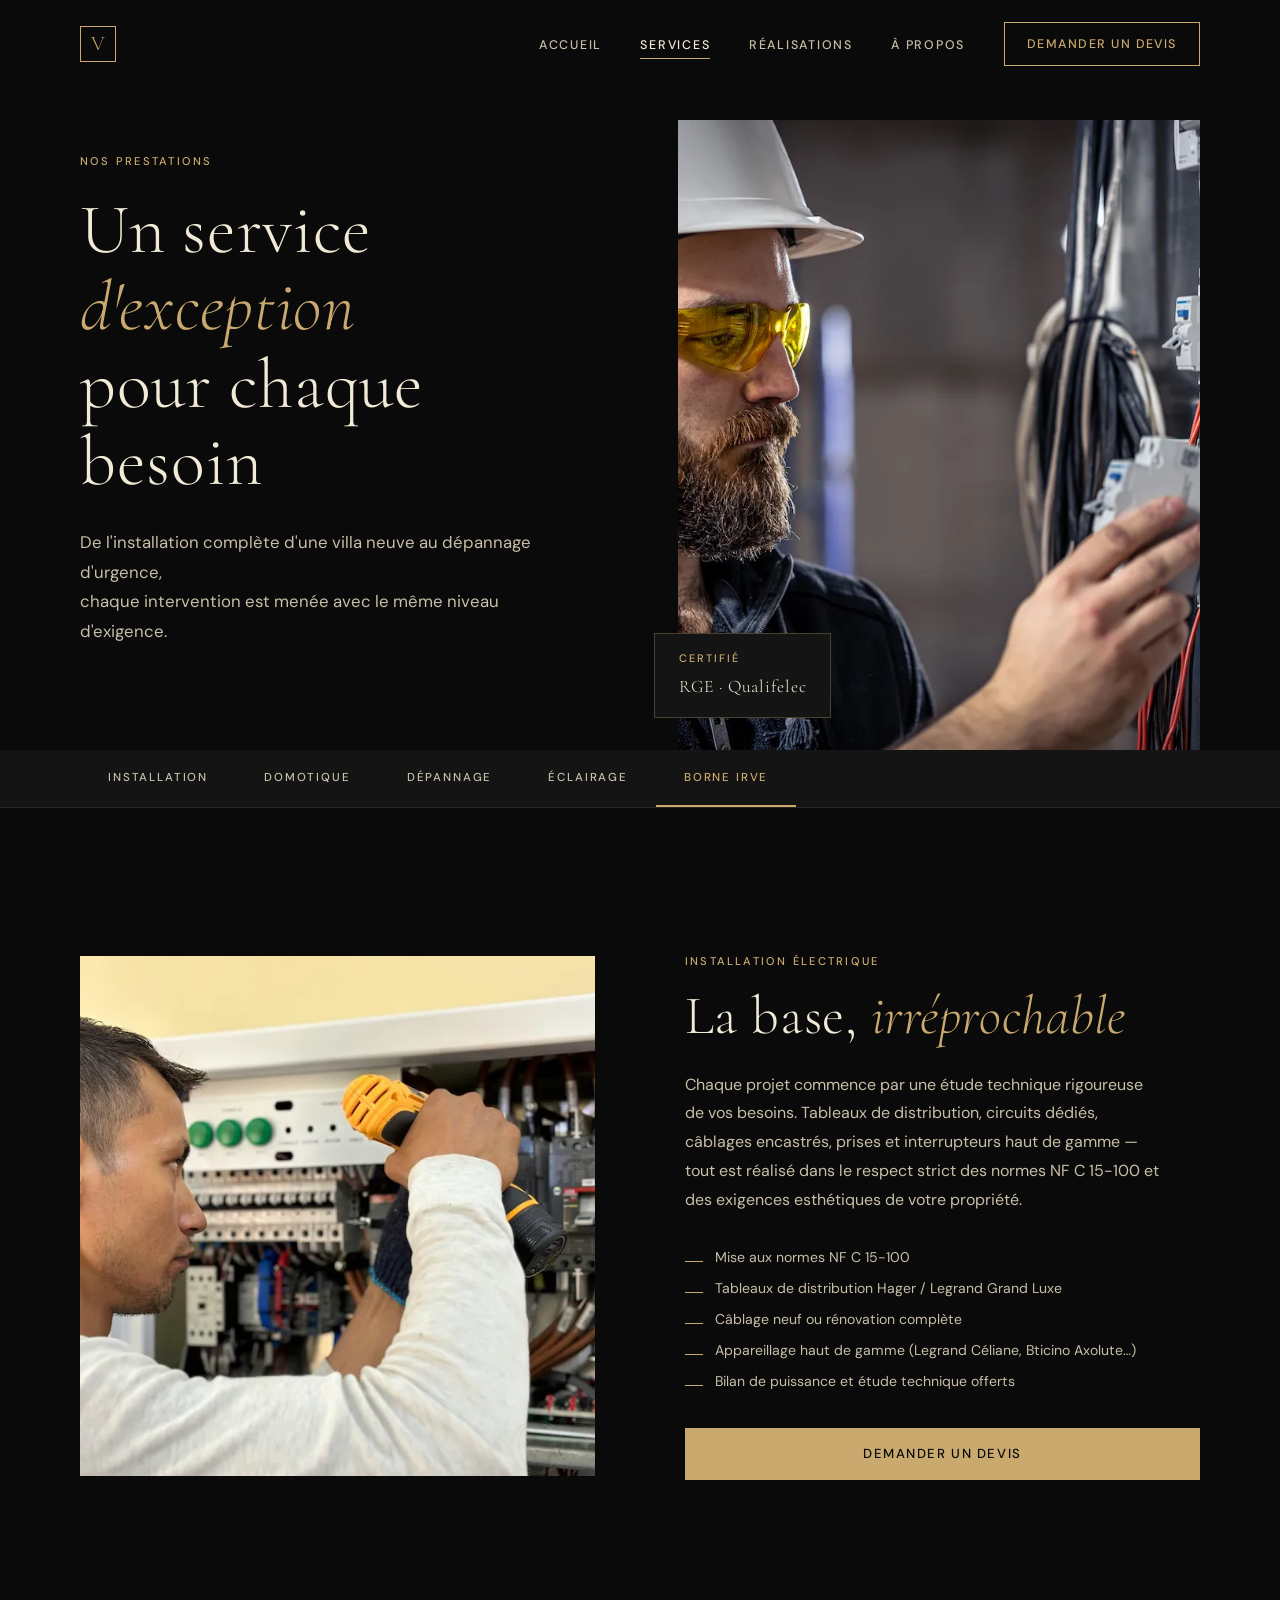
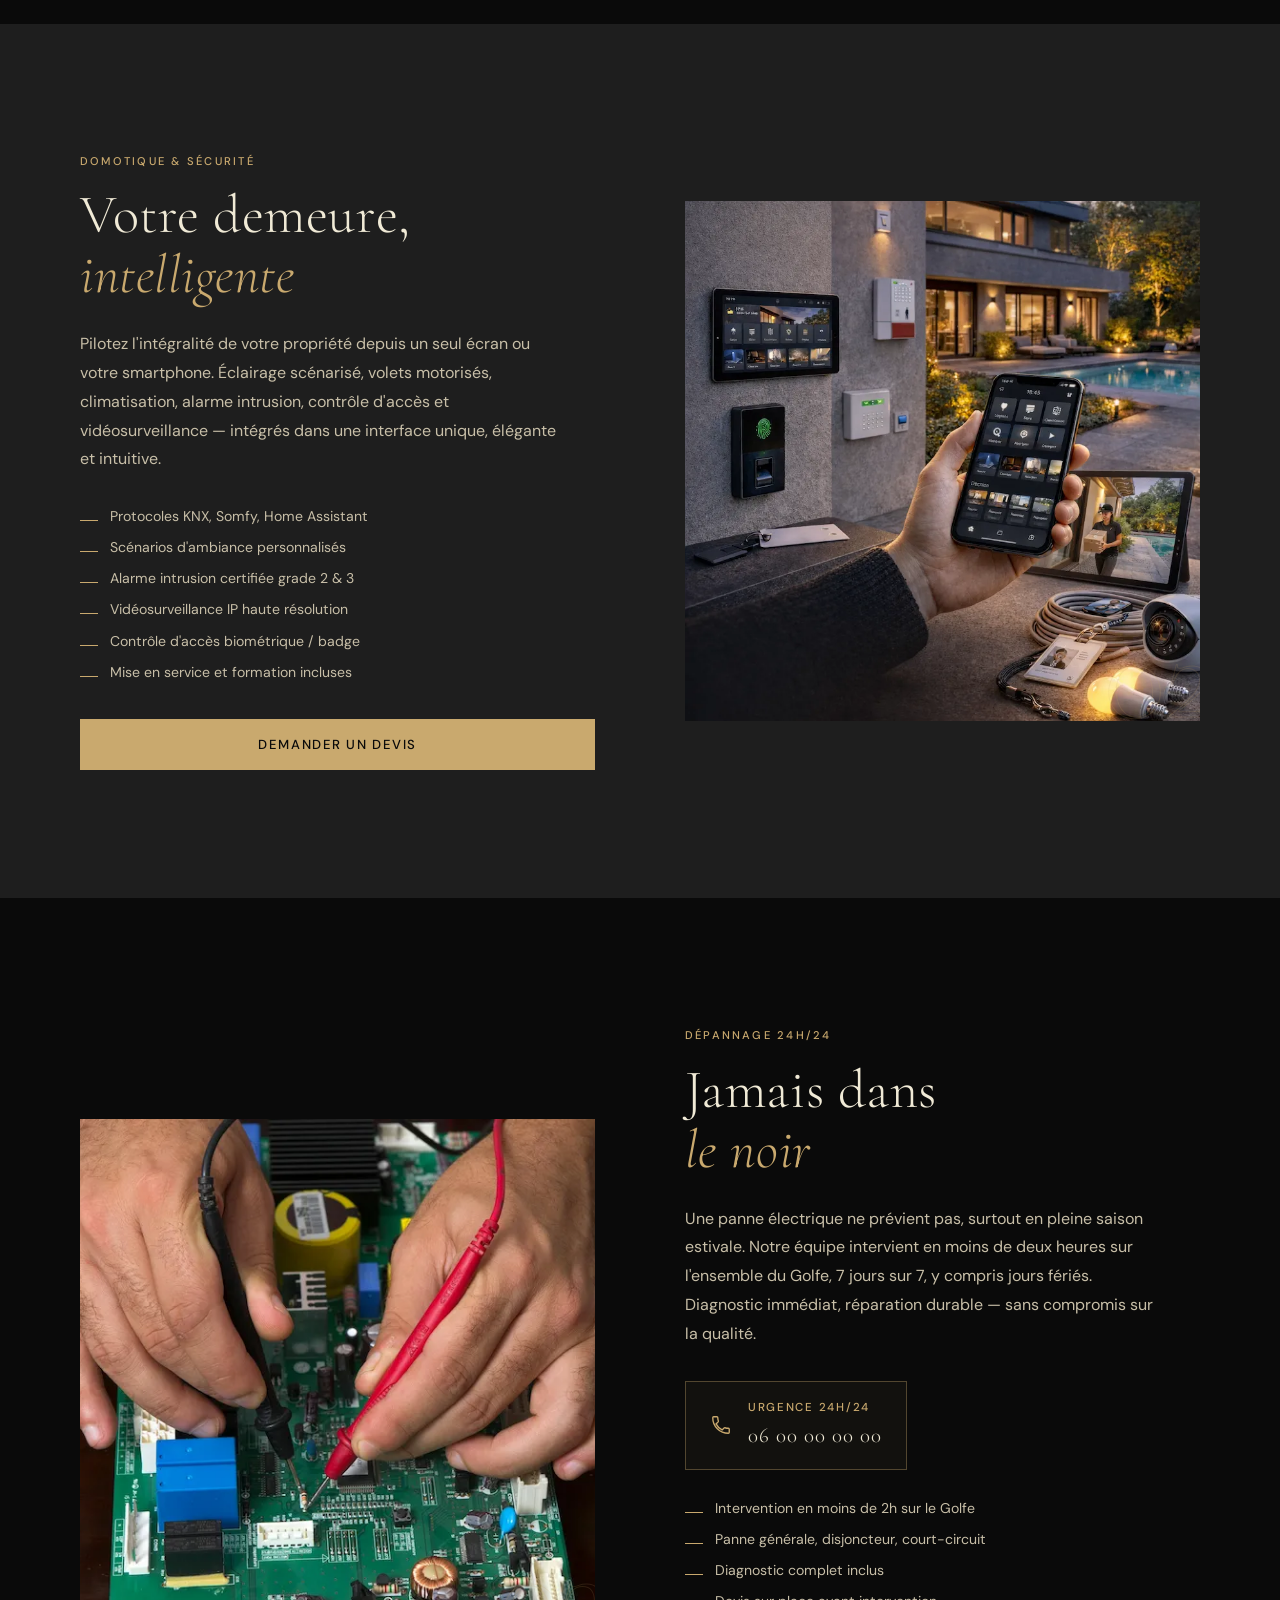
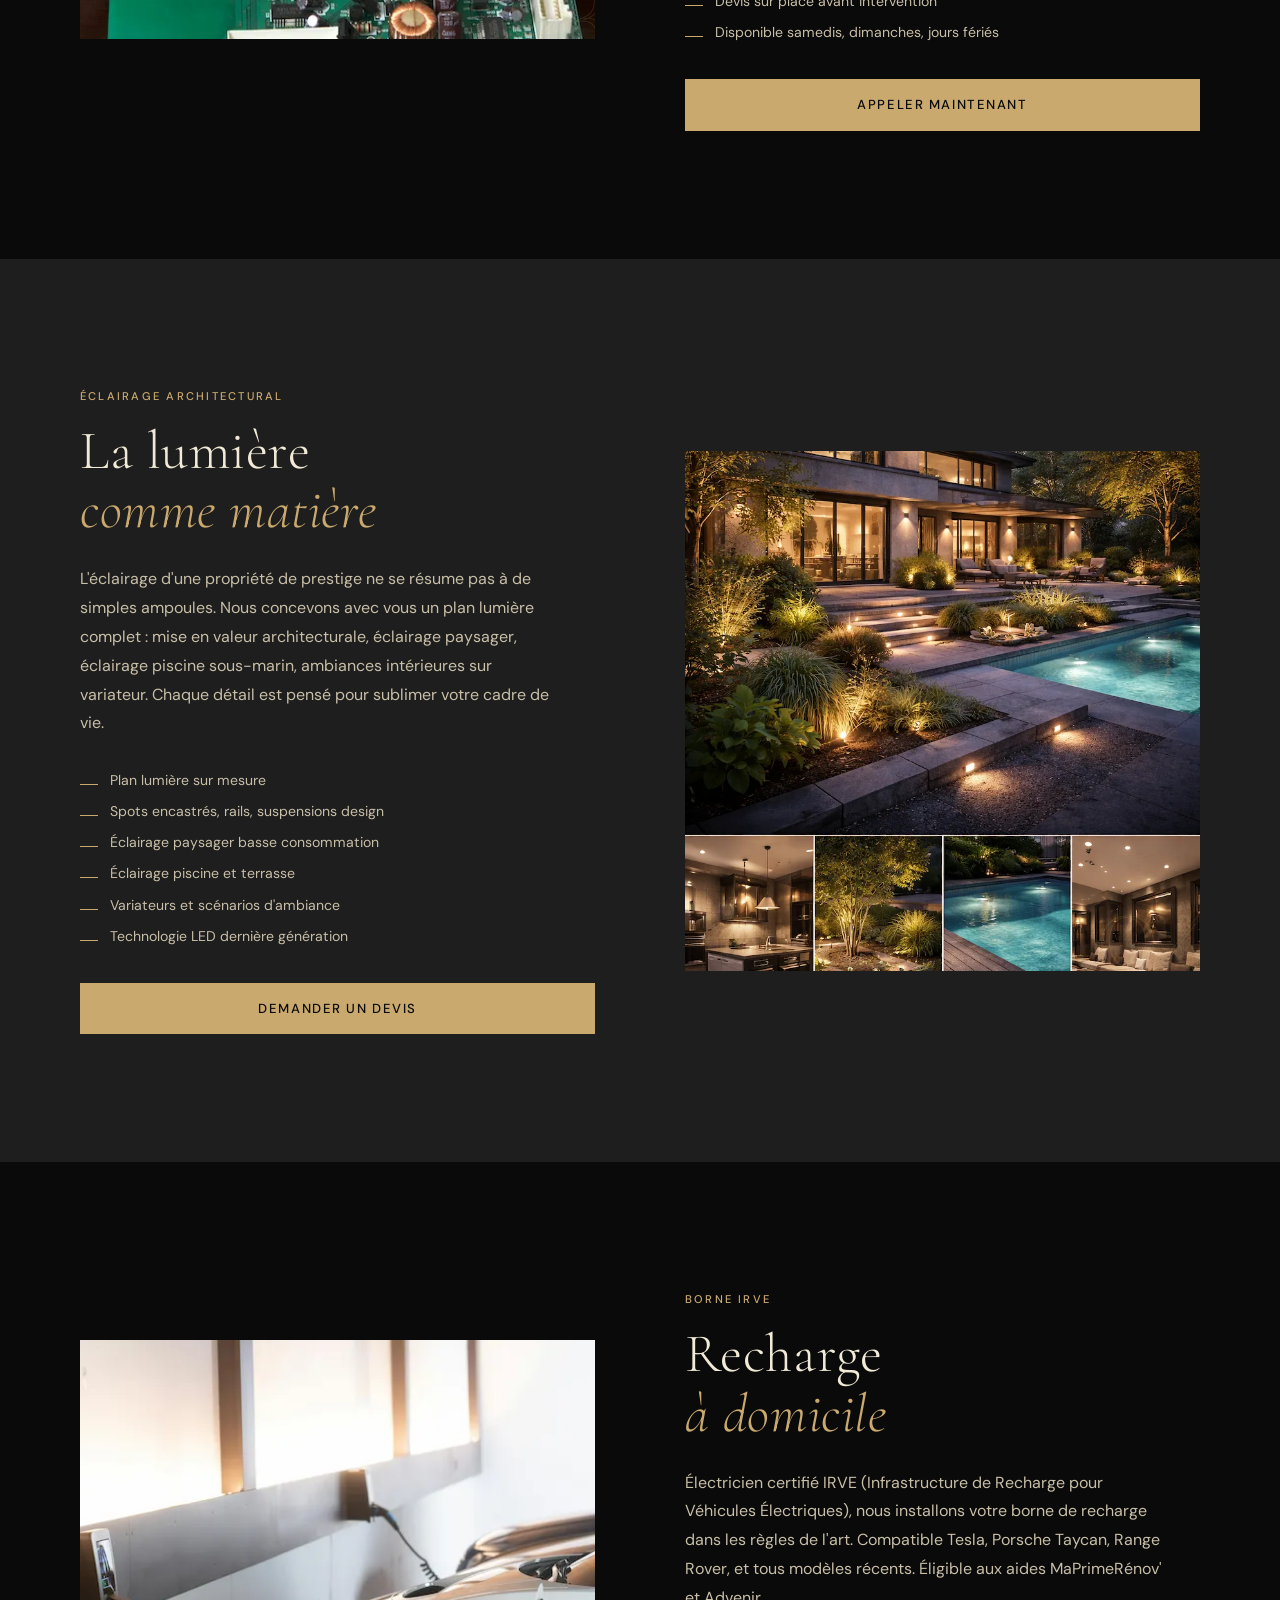
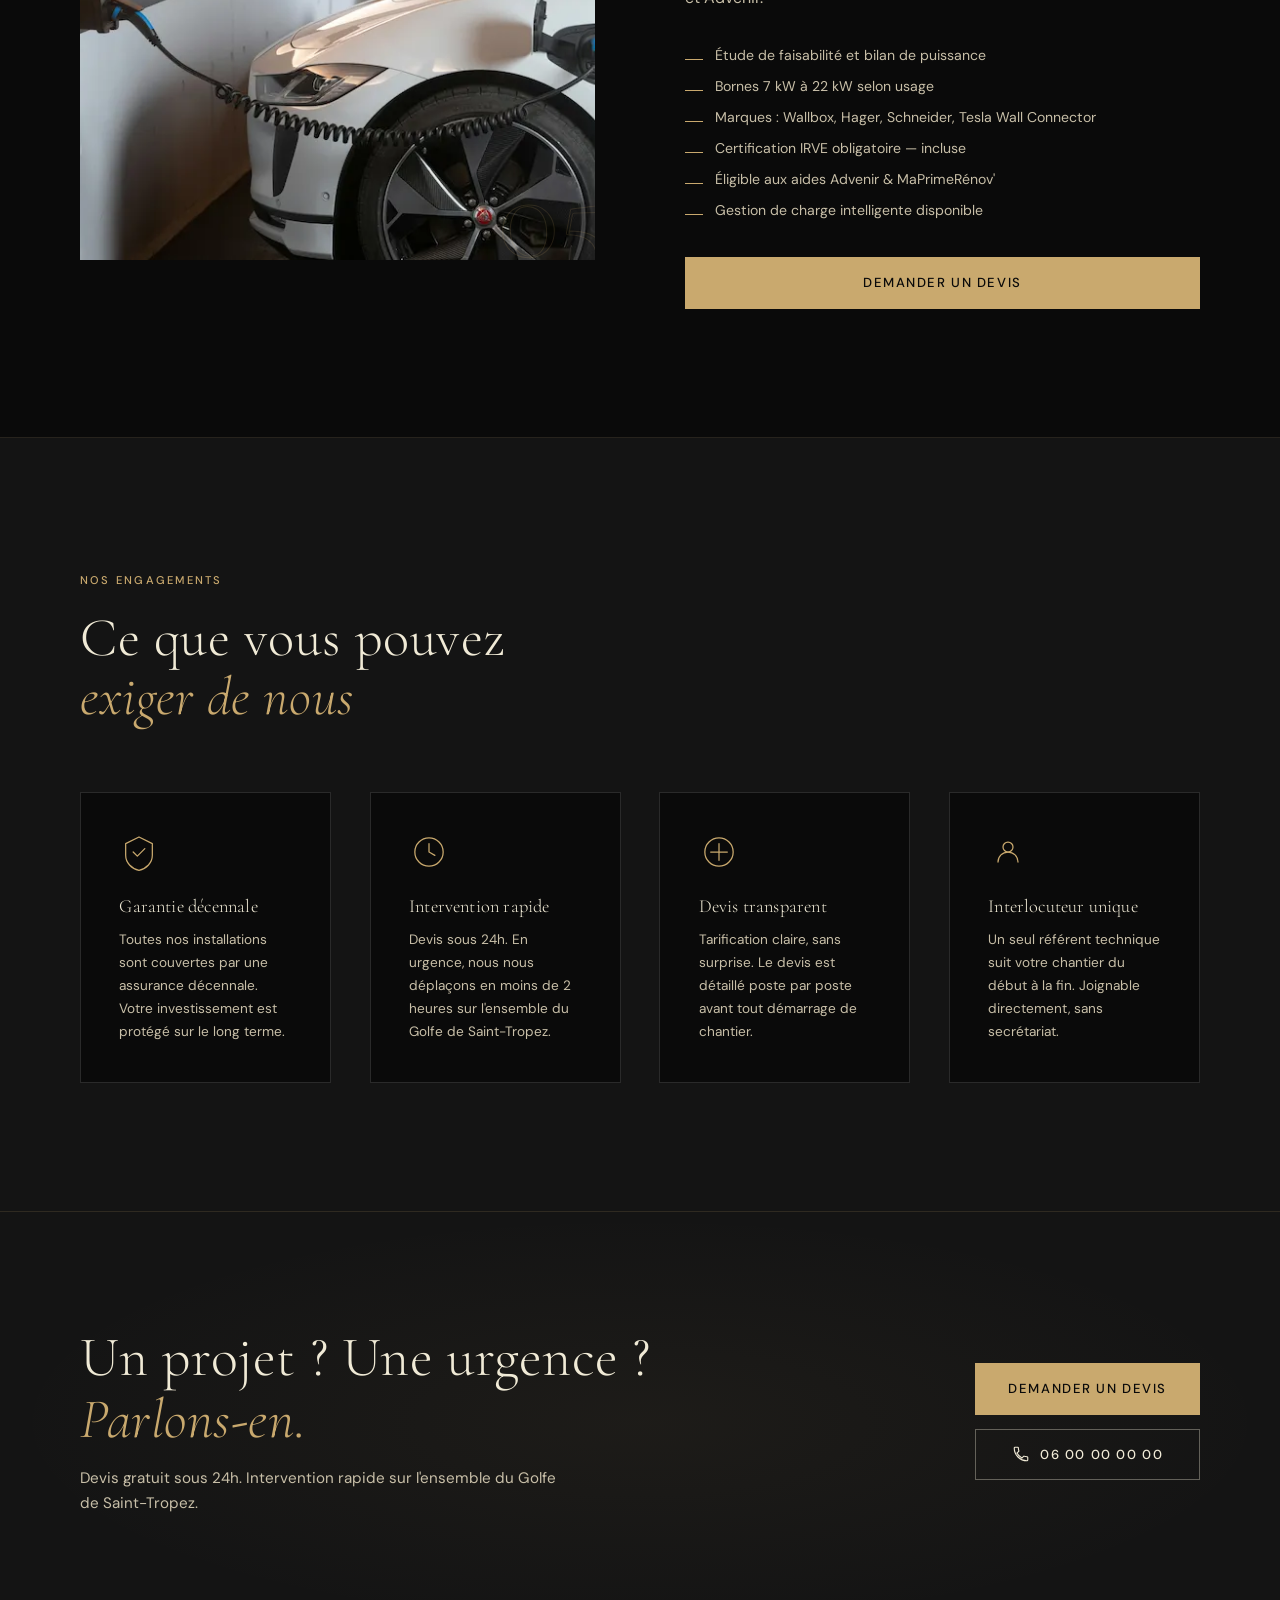
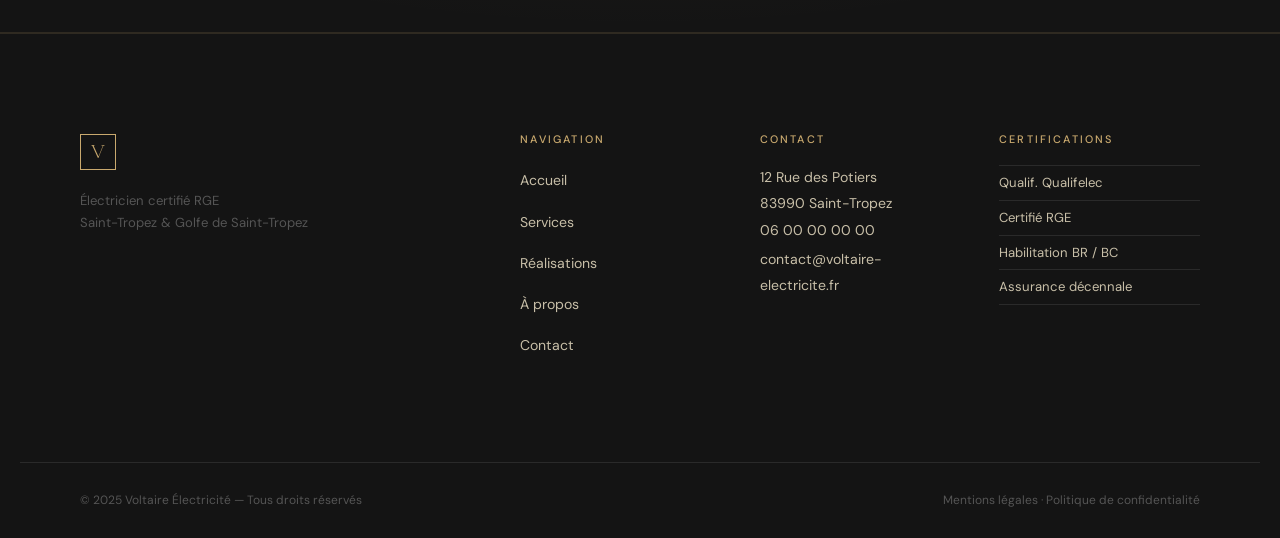
<file: services.html>
<!DOCTYPE html>
<html lang="fr">

<head>
    <meta charset="UTF-8" />
    <meta name="viewport" content="width=device-width, initial-scale=1.0" />
    <meta name="description"
        content="Découvrez tous les services de Voltaire Électricité : installation électrique, domotique, dépannage 24h/24, borne de recharge et éclairage architectural à Saint-Tropez." />
    <title>Services — Voltaire Électricité Saint-Tropez</title>
    <!-- Favicon -->
    <link rel="icon" type="image/x-icon" href="./favicon.ico" />
    <link rel="icon" type="image/png" sizes="32x32" href="./favicon-32.png" />
    <link rel="apple-touch-icon" sizes="180x180" href="./apple-touch-icon.png" />

    <link rel="stylesheet" href="./css/fonts.css" />
    <link rel="stylesheet" href="./css/style.css" />
    <link rel="stylesheet" href="./css/services.css" />
</head>

<body>

    <!-- ============================================================
       HEADER / NAV — reste HORS de .page-wrapper
  ============================================================ -->
    <header id="header">
        <div class="header-inner">
            <a href="index.html" class="logo" aria-label="Voltaire Électricité – Accueil">
                <span class="logo-mark">V</span>
            </a>
            <nav class="nav-main" aria-label="Navigation principale">
                <ul>
                    <li><a href="index.html">Accueil</a></li>
                    <li><a href="services.html" class="active">Services</a></li>
                    <li><a href="realisations.html">Réalisations</a></li>
                    <li><a href="about.html">À propos</a></li>
                    <li><a href="contact.html" class="nav-cta">Demander un devis</a></li>
                </ul>
            </nav>
            <button class="burger" type="button" aria-label="Ouvrir le menu" aria-expanded="false"
                aria-controls="mobileNav">
                <span></span><span></span><span></span>
            </button>
        </div>
    </header>

    <!-- ============================================================
       PANNEAU NAVIGATION MOBILE — élément fixed indépendant du header
  ============================================================ -->
    <div class="mobile-nav" id="mobileNav" aria-label="Navigation mobile">
        <ul>
            <li><a href="index.html">Accueil</a></li>
            <li><a href="services.html" class="active">Services</a></li>
            <li><a href="realisations.html">Réalisations</a></li>
            <li><a href="about.html">À propos</a></li>
            <li><a href="contact.html" class="nav-cta">Demander un devis</a></li>
        </ul>
    </div>

    <!-- ============================================================
       PAGE WRAPPER
  ============================================================ -->
    <div class="page-wrapper">

        <!-- PAGE HERO (sobre, typographique) -->
        <section id="services-hero">
            <div class="services-hero-inner">
                <div class="services-hero-content">
                    <span class="section-label" data-anim="fade-up">Nos prestations</span>
                    <h1 data-anim="fade-up" data-delay="1">
                        Un service<br /><em>d'exception</em><br />pour chaque besoin
                    </h1>
                    <p data-anim="fade-up" data-delay="2">
                        De l'installation complète d'une villa neuve au dépannage d'urgence,<br />
                        chaque intervention est menée avec le même niveau d'exigence.
                    </p>
                </div>
                <div class="services-hero-visual" data-anim="fade-left" data-delay="1">
                    <img src="image/electricien-villa.webp" alt="Électricien au travail villa Saint-Tropez"
                        loading="eager" />
                    <div class="services-hero-tag">
                        <span>Certifié</span>
                        <strong>RGE · Qualifelec</strong>
                    </div>
                </div>
            </div>
        </section>

        <!-- NAVIGATION ANCRES (sticky sous le hero) -->
        <nav id="services-nav" aria-label="Filtrer par service">
            <div class="services-nav-inner">
                <a href="#installation" class="snav-link active">Installation</a>
                <a href="#domotique" class="snav-link">Domotique</a>
                <a href="#depannage" class="snav-link">Dépannage</a>
                <a href="#eclairage" class="snav-link">Éclairage</a>
                <a href="#borne" class="snav-link">Borne IRVE</a>
            </div>
        </nav>

        <!-- SERVICE 1 — INSTALLATION ÉLECTRIQUE -->
        <section class="service-section" id="installation" aria-labelledby="s1-title">
            <div class="ss-inner ss-img-left">

                <div class="ss-visual" data-anim="fade-right">
                    <img src="image/tableau-electricite-villa.webp" alt="Tableau électrique installation villa"
                        loading="lazy" />
                    <div class="ss-number" aria-hidden="true">01</div>
                </div>

                <div class="ss-content" data-anim="fade-left">
                    <span class="section-label">Installation électrique</span>
                    <h2 id="s1-title">La base, <em>irréprochable</em></h2>
                    <p>
                        Chaque projet commence par une étude technique rigoureuse de vos besoins.
                        Tableaux de distribution, circuits dédiés, câblages encastrés, prises et
                        interrupteurs haut de gamme — tout est réalisé dans le respect strict des
                        normes NF C 15-100 et des exigences esthétiques de votre propriété.
                    </p>
                    <ul class="ss-list">
                        <li>Mise aux normes NF C 15-100</li>
                        <li>Tableaux de distribution Hager / Legrand Grand Luxe</li>
                        <li>Câblage neuf ou rénovation complète</li>
                        <li>Appareillage haut de gamme (Legrand Céliane, Bticino Axolute…)</li>
                        <li>Bilan de puissance et étude technique offerts</li>
                    </ul>
                    <a href="contact.html" class="btn-primary">Demander un devis</a>
                </div>

            </div>
        </section>

        <!-- SERVICE 2 — DOMOTIQUE & SÉCURITÉ -->
        <section class="service-section service-section--alt" id="domotique" aria-labelledby="s2-title">
            <div class="ss-inner ss-img-right">

                <div class="ss-content" data-anim="fade-right">
                    <span class="section-label">Domotique & sécurité</span>
                    <h2 id="s2-title">Votre demeure,<br /><em>intelligente</em></h2>
                    <p>
                        Pilotez l'intégralité de votre propriété depuis un seul écran ou votre
                        smartphone. Éclairage scénarisé, volets motorisés, climatisation, alarme
                        intrusion, contrôle d'accès et vidéosurveillance — intégrés dans une
                        interface unique, élégante et intuitive.
                    </p>
                    <ul class="ss-list">
                        <li>Protocoles KNX, Somfy, Home Assistant</li>
                        <li>Scénarios d'ambiance personnalisés</li>
                        <li>Alarme intrusion certifiée grade 2 & 3</li>
                        <li>Vidéosurveillance IP haute résolution</li>
                        <li>Contrôle d'accès biométrique / badge</li>
                        <li>Mise en service et formation incluses</li>
                    </ul>
                    <a href="contact.html" class="btn-primary">Demander un devis</a>
                </div>

                <div class="ss-visual" data-anim="fade-left">
                    <img src="image/interface-domotique.webp" alt="Interface domotique villa de prestige"
                        loading="lazy" />
                    <div class="ss-number" aria-hidden="true">02</div>
                </div>

            </div>
        </section>

        <!-- SERVICE 3 — DÉPANNAGE 24H -->
        <section class="service-section" id="depannage" aria-labelledby="s3-title">
            <div class="ss-inner ss-img-left">

                <div class="ss-visual" data-anim="fade-right">
                    <img src="image/depannage-electricien.webp" alt="Dépannage électrique d'urgence" loading="lazy" />
                    <div class="ss-number" aria-hidden="true">03</div>
                </div>

                <div class="ss-content" data-anim="fade-left">
                    <span class="section-label">Dépannage 24h/24</span>
                    <h2 id="s3-title">Jamais dans<br /><em>le noir</em></h2>
                    <p>
                        Une panne électrique ne prévient pas, surtout en pleine saison estivale.
                        Notre équipe intervient en moins de deux heures sur l'ensemble du Golfe,
                        7 jours sur 7, y compris jours fériés. Diagnostic immédiat, réparation
                        durable — sans compromis sur la qualité.
                    </p>
                    <div class="ss-urgence">
                        <div class="ss-urgence-badge">
                            <svg viewBox="0 0 24 24" fill="none" aria-hidden="true">
                                <path
                                    d="M6.6 10.8c1.4 2.8 3.8 5.1 6.6 6.6l2.2-2.2c.3-.3.7-.4 1-.2 1.1.4 2.3.6 3.6.6.6 0 1 .4 1 1V20c0 .6-.4 1-1 1-9.4 0-17-7.6-17-17 0-.6.4-1 1-1h3.5c.6 0 1 .4 1 1 0 1.3.2 2.5.6 3.6.1.3 0 .7-.2 1L6.6 10.8z"
                                    stroke="currentColor" stroke-width="1.5" />
                            </svg>
                            <div>
                                <strong>Urgence 24h/24</strong>
                                <span>06 00 00 00 00</span>
                            </div>
                        </div>
                    </div>
                    <ul class="ss-list">
                        <li>Intervention en moins de 2h sur le Golfe</li>
                        <li>Panne générale, disjoncteur, court-circuit</li>
                        <li>Diagnostic complet inclus</li>
                        <li>Devis sur place avant intervention</li>
                        <li>Disponible samedis, dimanches, jours fériés</li>
                    </ul>
                    <a href="tel:+33600000000" class="btn-primary">Appeler maintenant</a>
                </div>

            </div>
        </section>

        <!-- SERVICE 4 — ÉCLAIRAGE ARCHITECTURAL -->
        <section class="service-section service-section--alt" id="eclairage" aria-labelledby="s4-title">
            <div class="ss-inner ss-img-right">

                <div class="ss-content" data-anim="fade-right">
                    <span class="section-label">Éclairage architectural</span>
                    <h2 id="s4-title">La lumière<br /><em>comme matière</em></h2>
                    <p>
                        L'éclairage d'une propriété de prestige ne se résume pas à de simples
                        ampoules. Nous concevons avec vous un plan lumière complet : mise en valeur
                        architecturale, éclairage paysager, éclairage piscine sous-marin,
                        ambiances intérieures sur variateur. Chaque détail est pensé pour sublimer
                        votre cadre de vie.
                    </p>
                    <ul class="ss-list">
                        <li>Plan lumière sur mesure</li>
                        <li>Spots encastrés, rails, suspensions design</li>
                        <li>Éclairage paysager basse consommation</li>
                        <li>Éclairage piscine et terrasse</li>
                        <li>Variateurs et scénarios d'ambiance</li>
                        <li>Technologie LED dernière génération</li>
                    </ul>
                    <a href="contact.html" class="btn-primary">Demander un devis</a>
                </div>

                <div class="ss-visual" data-anim="fade-left">
                    <img src="image/electricite-villas.webp" alt="Éclairage architectural villa piscine"
                        loading="lazy" />
                    <div class="ss-number" aria-hidden="true">04</div>
                </div>

            </div>
        </section>

        <!-- SERVICE 5 — BORNE IRVE / RECHARGE VE -->
        <section class="service-section" id="borne" aria-labelledby="s5-title">
            <div class="ss-inner ss-img-left">

                <div class="ss-visual" data-anim="fade-right">
                    <img src="image/borne-recharge.webp" alt="Borne de recharge véhicule électrique villa"
                        loading="lazy" />
                    <div class="ss-number" aria-hidden="true">05</div>
                </div>

                <div class="ss-content" data-anim="fade-left">
                    <span class="section-label">Borne IRVE</span>
                    <h2 id="s5-title">Recharge<br /><em>à domicile</em></h2>
                    <p>
                        Électricien certifié IRVE (Infrastructure de Recharge pour Véhicules
                        Électriques), nous installons votre borne de recharge dans les règles de
                        l'art. Compatible Tesla, Porsche Taycan, Range Rover, et tous modèles
                        récents. Éligible aux aides MaPrimeRénov' et Advenir.
                    </p>
                    <ul class="ss-list">
                        <li>Étude de faisabilité et bilan de puissance</li>
                        <li>Bornes 7 kW à 22 kW selon usage</li>
                        <li>Marques : Wallbox, Hager, Schneider, Tesla Wall Connector</li>
                        <li>Certification IRVE obligatoire — incluse</li>
                        <li>Éligible aux aides Advenir &amp; MaPrimeRénov'</li>
                        <li>Gestion de charge intelligente disponible</li>
                    </ul>
                    <a href="contact.html" class="btn-primary">Demander un devis</a>
                </div>

            </div>
        </section>

        <!-- BLOC GARANTIES -->
        <section id="garanties" aria-labelledby="garanties-title">
            <div class="container">
                <div class="section-header" data-anim="fade-up">
                    <span class="section-label">Nos engagements</span>
                    <h2 id="garanties-title">Ce que vous pouvez<br /><em>exiger de nous</em></h2>
                </div>
                <div class="garanties-grid">
                    <div class="garantie-card" data-anim="fade-up" data-delay="0">
                        <div class="garantie-icon" aria-hidden="true">
                            <svg viewBox="0 0 48 48" fill="none">
                                <path d="M24 6L8 14v14c0 9 7 16 16 18 9-2 16-9 16-18V14L24 6z" stroke="currentColor"
                                    stroke-width="1.5" stroke-linejoin="round" />
                                <path d="M17 24l5 5 9-9" stroke="currentColor" stroke-width="1.5" stroke-linecap="round"
                                    stroke-linejoin="round" />
                            </svg>
                        </div>
                        <h3>Garantie décennale</h3>
                        <p>Toutes nos installations sont couvertes par une assurance décennale. Votre investissement est
                            protégé sur le long terme.</p>
                    </div>
                    <div class="garantie-card" data-anim="fade-up" data-delay="1">
                        <div class="garantie-icon" aria-hidden="true">
                            <svg viewBox="0 0 48 48" fill="none">
                                <circle cx="24" cy="24" r="17" stroke="currentColor" stroke-width="1.5" />
                                <path d="M24 14v10l7 4" stroke="currentColor" stroke-width="1.5"
                                    stroke-linecap="round" />
                            </svg>
                        </div>
                        <h3>Intervention rapide</h3>
                        <p>Devis sous 24h. En urgence, nous nous déplaçons en moins de 2 heures sur l'ensemble du Golfe
                            de
                            Saint-Tropez.</p>
                    </div>
                    <div class="garantie-card" data-anim="fade-up" data-delay="2">
                        <div class="garantie-icon" aria-hidden="true">
                            <svg viewBox="0 0 48 48" fill="none">
                                <path d="M14 24h20M24 14v20" stroke="currentColor" stroke-width="1.5"
                                    stroke-linecap="round" />
                                <circle cx="24" cy="24" r="17" stroke="currentColor" stroke-width="1.5" />
                            </svg>
                        </div>
                        <h3>Devis transparent</h3>
                        <p>Tarification claire, sans surprise. Le devis est détaillé poste par poste avant tout
                            démarrage de
                            chantier.</p>
                    </div>
                    <div class="garantie-card" data-anim="fade-up" data-delay="3">
                        <div class="garantie-icon" aria-hidden="true">
                            <svg viewBox="0 0 48 48" fill="none">
                                <path d="M12 36c0-6.627 5.373-12 12-12s12 5.373 12 12" stroke="currentColor"
                                    stroke-width="1.5" stroke-linecap="round" />
                                <circle cx="24" cy="18" r="6" stroke="currentColor" stroke-width="1.5" />
                            </svg>
                        </div>
                        <h3>Interlocuteur unique</h3>
                        <p>Un seul référent technique suit votre chantier du début à la fin. Joignable directement, sans
                            secrétariat.</p>
                    </div>
                </div>
            </div>
        </section>

        <!-- BANDE CTA -->
        <section id="cta-band" aria-label="Appel à l'action">
            <div class="cta-band-inner">
                <div class="cta-band-content" data-anim="fade-up">
                    <h2>Un projet ? Une urgence ?<br /><em>Parlons-en.</em></h2>
                    <p>Devis gratuit sous 24h. Intervention rapide sur l'ensemble du Golfe de Saint-Tropez.</p>
                </div>
                <div class="cta-band-actions" data-anim="fade-up" data-delay="1">
                    <a href="contact.html" class="btn-primary">Demander un devis</a>
                    <a href="tel:+33600000000" class="btn-ghost">
                        <svg viewBox="0 0 24 24" fill="none" aria-hidden="true">
                            <path
                                d="M6.6 10.8c1.4 2.8 3.8 5.1 6.6 6.6l2.2-2.2c.3-.3.7-.4 1-.2 1.1.4 2.3.6 3.6.6.6 0 1 .4 1 1V20c0 .6-.4 1-1 1-9.4 0-17-7.6-17-17 0-.6.4-1 1-1h3.5c.6 0 1 .4 1 1 0 1.3.2 2.5.6 3.6.1.3 0 .7-.2 1L6.6 10.8z"
                                stroke="currentColor" stroke-width="1.5" />
                        </svg>
                        06 00 00 00 00
                    </a>
                </div>
            </div>
        </section>

        <!-- FOOTER -->
        <footer id="footer">
            <div class="footer-inner">
                <div class="footer-brand">
                    <a href="index.html" class="logo" aria-label="Voltaire Électricité">
                        <span class="logo-mark">V</span>
                    </a>
                    <p>Électricien certifié RGE<br />Saint-Tropez & Golfe de Saint-Tropez</p>
                </div>
                <nav class="footer-nav" aria-label="Navigation secondaire">
                    <h3>Navigation</h3>
                    <ul>
                        <li><a href="index.html">Accueil</a></li>
                        <li><a href="services.html">Services</a></li>
                        <li><a href="realisations.html">Réalisations</a></li>
                        <li><a href="about.html">À propos</a></li>
                        <li><a href="contact.html">Contact</a></li>
                    </ul>
                </nav>
                <div class="footer-contact">
                    <h3>Contact</h3>
                    <address>
                        <p>12 Rue des Potiers<br />83990 Saint-Tropez</p>
                        <p><a href="tel:+33600000000">06 00 00 00 00</a></p>
                        <p><a href="mailto:contact@voltaire-electricite.fr">contact@voltaire-electricite.fr</a></p>
                    </address>
                </div>
                <div class="footer-certifs">
                    <h3>Certifications</h3>
                    <ul>
                        <li>Qualif. Qualifelec</li>
                        <li>Certifié RGE</li>
                        <li>Habilitation BR / BC</li>
                        <li>Assurance décennale</li>
                    </ul>
                </div>
            </div>
            <div class="footer-bottom">
                <p>© 2025 Voltaire Électricité — Tous droits réservés</p>
                <p><a href="mentions-legales.html">Mentions légales</a> · <a
                        href="politique-confidentialite.html">Politique
                        de confidentialité</a></p>
            </div>
        </footer>

    </div><!-- /.page-wrapper -->

    <script src="./js/main.js" defer></script>
    <script src="./js/services.js" defer></script>

</body>

</html>
</file>
<file: css/fonts.css>
/* ============================================================
   POLICES LOCALES — Variable Fonts (Optimisées WOFF2)
   
   Les formats WOFF2 divisent le poids par 4 par rapport au TTF,
   ce qui est crucial pour ton score de performance Lighthouse.
============================================================ */

/* --- Cormorant Garamond — Normal --- */
@font-face {
    font-family: 'Cormorant Garamond';
    src: url('../fonts/CormorantGaramond-VariableFont_wght.woff2') format('woff2-variations'),
        url('../fonts/CormorantGaramond-VariableFont_wght.woff2') format('woff2');
    font-weight: 100 900;
    font-style: normal;
    font-display: swap;
}

/* --- Cormorant Garamond — Italic --- */
@font-face {
    font-family: 'Cormorant Garamond';
    src: url('../fonts/CormorantGaramond-Italic-VariableFont_wght.woff2') format('woff2-variations'),
        url('../fonts/CormorantGaramond-Italic-VariableFont_wght.woff2') format('woff2');
    font-weight: 100 900;
    font-style: italic;
    font-display: swap;
}

/* --- DM Sans — Normal --- */
@font-face {
    font-family: 'DM Sans';
    src: url('../fonts/DMSans-VariableFont_opsz,wght.woff2') format('woff2-variations'),
        url('../fonts/DMSans-VariableFont_opsz,wght.woff2') format('woff2');
    font-weight: 100 900;
    font-style: normal;
    font-display: swap;
}

/* --- DM Sans — Italic --- */
@font-face {
    font-family: 'DM Sans';
    src: url('../fonts/DMSans-Italic-VariableFont_opsz,wght.woff2') format('woff2-variations'),
        url('../fonts/DMSans-Italic-VariableFont_opsz,wght.woff2') format('woff2');
    font-weight: 100 900;
    font-style: italic;
    font-display: swap;
}
</file>
<file: css/style.css>
/* ============================================================
   STYLE.CSS — Styles globaux Voltaire Électricité
============================================================ */

/* --- Variables ----------------------------------------------- */
:root {
    /* Couleurs */
    --noir: #0A0A0A;
    --noir-2: #141414;
    --noir-3: #1E1E1E;
    --gris: #2A2A2A;
    --gris-clair: #555555;
    --ivoire: #F0EAD6;
    --ivoire-2: #C8BFA8;
    --or: #C9A96E;
    --or-clair: #E2C99A;
    --or-sombre: #A0804A;
    --blanc: #FFFFFF;

    /* Typo */
    --font-serif: 'Cormorant Garamond', Georgia, serif;
    --font-sans: 'DM Sans', sans-serif;

    /* Espacements */
    --section-pad: clamp(80px, 10vw, 140px);
    --container: 1240px;
    --gap: clamp(24px, 3vw, 48px);
    --pad-x: clamp(20px, 5vw, 60px);

    /* Ergonomie tactile */
    --touch-target: 44px;

    /* Transitions */
    --ease: cubic-bezier(0.22, 0.61, 0.36, 1);
    --dur: 0.45s;
}

/* --- Reset & Base -------------------------------------------- */
*,
*::before,
*::after {
    box-sizing: border-box;
    margin: 0;
    padding: 0;
    -webkit-tap-highlight-color: transparent;
}

/* overflow-x:hidden vit ICI, sur <html> — jamais sur un wrapper <div>
   nested (comme .page-wrapper l'était avant) : un wrapper avec
   overflow-x non-visible force overflow-y à "auto" (règle CSS), ce
   qui en fait un conteneur de scroll fantôme séparé de la page,
   et casse le scroll natif vers les ancres (#installation, etc.)
   ainsi que position:sticky des descendants. Sur <html>, qui EST
   déjà la racine du scroll, ce problème n'existe pas. */
html {
    scroll-behavior: smooth;
    font-size: 16px;
    -webkit-text-size-adjust: 100%;
    width: 100%;
    overflow-x: hidden;
}

body {
    background-color: var(--noir);
    color: var(--ivoire);
    font-family: var(--font-sans);
    font-weight: 400;
    line-height: 1.65;
    width: 100%;
    position: relative;
}

.page-wrapper {
    width: 100%;
    /* plus d'overflow-x ici, volontairement */
}

img {
    display: block;
    max-width: 100%;
    height: auto;
}

a,
button {
    color: inherit;
    text-decoration: none;
    touch-action: manipulation;
}

ul,
ol {
    list-style: none;
}

address {
    font-style: normal;
}

/* --- Conteneur ----------------------------------------------- */
.container {
    width: min(100%, var(--container));
    margin-inline: auto;
    padding-inline: var(--pad-x);
}

/* --- Titres -------------------------------------------------- */
h1,
h2,
h3,
h4 {
    font-family: var(--font-serif);
    font-weight: 300;
    line-height: 1.1;
    letter-spacing: 0.01em;
}

h1 {
    font-size: clamp(2.4rem, 4vw + 1.2rem, 6rem);
}

h2 {
    font-size: clamp(1.9rem, 3vw + 1rem, 4rem);
}

h3 {
    font-size: clamp(1.25rem, 1.5vw + 1rem, 1.8rem);
}

em {
    font-style: italic;
    color: var(--or);
}

/* --- Labels de section --------------------------------------- */
.section-label {
    display: inline-block;
    font-family: var(--font-sans);
    font-size: 0.7rem;
    font-weight: 500;
    letter-spacing: 0.2em;
    text-transform: uppercase;
    color: var(--or);
    margin-bottom: 1.2rem;
}

.section-header {
    margin-bottom: clamp(40px, 5vw, 72px);
}

/* --- Boutons ------------------------------------------------- */
.btn-primary,
.btn-ghost,
.btn-outline {
    display: inline-flex;
    align-items: center;
    justify-content: center;
    gap: 10px;
    min-height: var(--touch-target);
    padding: 14px 32px;
    font-family: var(--font-sans);
    font-size: 0.82rem;
    font-weight: 500;
    letter-spacing: 0.12em;
    text-transform: uppercase;
    border: 1px solid transparent;
    transition: background var(--dur) var(--ease),
        color var(--dur) var(--ease),
        border-color var(--dur) var(--ease),
        transform 0.2s ease;
    cursor: pointer;
    white-space: nowrap;
}

.btn-primary {
    background: var(--or);
    color: var(--noir);
    border-color: var(--or);
}

.btn-primary:hover {
    background: var(--or-clair);
    border-color: var(--or-clair);
    transform: translateY(-2px);
}

.btn-ghost {
    background: transparent;
    color: var(--ivoire);
    border-color: rgba(240, 234, 214, 0.35);
}

.btn-ghost:hover {
    border-color: var(--ivoire);
    transform: translateY(-2px);
}

.btn-outline {
    background: transparent;
    color: var(--or);
    border-color: var(--or);
}

.btn-outline:hover {
    background: var(--or);
    color: var(--noir);
    transform: translateY(-2px);
}

.btn-ghost svg,
.btn-outline svg {
    width: 18px;
    height: 18px;
    flex-shrink: 0;
}

/* --- Header / Nav -------------------------------------------- */
#header {
    position: fixed;
    inset-block-start: 0;
    inset-inline: 0;
    z-index: 100;
    transition: background var(--dur) var(--ease),
        box-shadow var(--dur) var(--ease);
}

#header.scrolled {
    background: rgba(10, 10, 10, 0.96);
    backdrop-filter: blur(12px);
    box-shadow: 0 1px 0 rgba(201, 169, 110, 0.15);
}

.header-inner {
    display: flex;
    align-items: center;
    justify-content: space-between;
    width: min(100%, var(--container));
    margin-inline: auto;
    padding: 22px var(--pad-x);
    gap: 24px;
}

/* Logo */
.logo {
    display: flex;
    align-items: center;
    gap: 12px;
    flex-shrink: 0;
}

.logo-mark {
    display: grid;
    place-items: center;
    width: 36px;
    height: 36px;
    border: 1px solid var(--or);
    font-family: var(--font-serif);
    font-size: 1.3rem;
    font-weight: 300;
    color: var(--or);
    letter-spacing: 0;
    transition: color var(--dur) var(--ease), border-color var(--dur) var(--ease);
}

.logo-text {
    font-family: var(--font-serif);
    font-size: 1.05rem;
    font-weight: 300;
    letter-spacing: 0.05em;
    color: var(--ivoire);
    transition: color var(--dur) var(--ease);
}

.logo-text em {
    color: var(--or);
    font-style: italic;
    transition: color var(--dur) var(--ease);
}

/* Navigation desktop */
.nav-main ul {
    display: flex;
    align-items: center;
    gap: clamp(20px, 3vw, 40px);
}

.nav-main a {
    display: inline-flex;
    align-items: center;
    font-size: 0.78rem;
    font-weight: 500;
    letter-spacing: 0.14em;
    text-transform: uppercase;
    color: var(--ivoire-2);
    transition: color var(--dur) var(--ease);
    position: relative;
}

.nav-main a::after {
    content: '';
    position: absolute;
    inset-block-end: -4px;
    inset-inline-start: 0;
    width: 0;
    height: 1px;
    background: var(--or);
    transition: width var(--dur) var(--ease);
}

.nav-main a:hover,
.nav-main a.active {
    color: var(--ivoire);
}

.nav-main a:hover::after,
.nav-main a.active::after {
    width: 100%;
}

.nav-main .nav-cta {
    padding: 9px 22px;
    min-height: var(--touch-target);
    border: 1px solid var(--or);
    color: var(--or);
    letter-spacing: 0.12em;
    transition: background var(--dur) var(--ease),
        color var(--dur) var(--ease);
}

.nav-main .nav-cta::after {
    display: none;
}

.nav-main .nav-cta:hover {
    background: var(--or);
    color: var(--noir);
}

/* Burger */
.burger {
    display: none;
    flex-direction: column;
    align-items: center;
    justify-content: center;
    gap: 6px;
    width: var(--touch-target);
    height: var(--touch-target);
    background: none;
    border: none;
    cursor: pointer;
    padding: 0;
    z-index: 101;
    position: relative;
}

.burger span {
    display: block;
    width: 26px;
    height: 1.5px;
    background: var(--ivoire);
    transition: transform var(--dur) var(--ease),
        opacity 0.2s,
        background 0.25s;
}

.burger.open span {
    background: var(--noir);
}

#header.menu-open {
    background: var(--ivoire);
    box-shadow: none;
}

#header.menu-open .logo-mark {
    color: var(--noir);
    border-color: var(--noir);
}

#header.menu-open .logo-text {
    color: var(--noir);
}

#header.menu-open .logo-text em {
    color: var(--or-sombre);
}

.mobile-nav {
    display: none;
}

/* --- Footer -------------------------------------------------- */
#footer {
    background: var(--noir-2);
    border-top: 1px solid rgba(201, 169, 110, 0.15);
}

.footer-inner {
    display: grid;
    grid-template-columns: 2fr 1fr 1fr 1fr;
    gap: var(--gap);
    width: min(100%, var(--container));
    margin-inline: auto;
    padding: clamp(60px, 8vw, 100px) var(--pad-x);
}

.footer-brand .logo {
    margin-bottom: 20px;
}

.footer-brand p {
    font-size: 0.82rem;
    color: var(--gris-clair);
    line-height: 1.7;
}

.footer-nav h3,
.footer-contact h3,
.footer-certifs h3 {
    font-family: var(--font-sans);
    font-size: 0.68rem;
    font-weight: 500;
    letter-spacing: 0.2em;
    text-transform: uppercase;
    color: var(--or);
    margin-bottom: 20px;
}

.footer-nav ul li+li {
    margin-top: 10px;
}

.footer-nav a {
    display: inline-block;
    padding: 4px 0;
    font-size: 0.88rem;
    color: var(--ivoire-2);
    transition: color 0.25s;
}

.footer-nav a:hover {
    color: var(--ivoire);
}

.footer-contact address p {
    font-size: 0.88rem;
    color: var(--ivoire-2);
    line-height: 1.8;
}

.footer-contact a {
    display: inline-block;
    padding: 2px 0;
    transition: color 0.25s;
}

.footer-contact a:hover {
    color: var(--or);
}

.footer-certifs ul li {
    font-size: 0.82rem;
    color: var(--ivoire-2);
    padding: 6px 0;
    border-bottom: 1px solid var(--gris);
}

.footer-certifs ul li:first-child {
    border-top: 1px solid var(--gris);
}

.footer-bottom {
    display: flex;
    justify-content: space-between;
    align-items: center;
    flex-wrap: wrap;
    gap: 12px;
    width: min(100%, var(--container));
    margin-inline: auto;
    padding: 24px var(--pad-x);
    border-top: 1px solid var(--gris);
    font-size: 0.75rem;
    color: var(--gris-clair);
}

.footer-bottom a {
    display: inline-block;
    padding: 4px 0;
    transition: color 0.25s;
}

.footer-bottom a:hover {
    color: var(--or);
}

/* --- Animation d'entrée (classes gérées par main.js) --------- */
[data-anim] {
    opacity: 0;
    transform: translateY(28px);
    transition: opacity 0.7s var(--ease), transform 0.7s var(--ease);
}

[data-anim="fade-right"] {
    transform: translateX(-36px);
}

[data-anim="fade-left"] {
    transform: translateX(36px);
}

[data-anim].visible {
    opacity: 1;
    transform: translate(0);
}

[data-delay="1"] {
    transition-delay: 0.1s;
}

[data-delay="2"] {
    transition-delay: 0.2s;
}

[data-delay="3"] {
    transition-delay: 0.3s;
}

/* --- CTA Band (global, toutes pages) ------------------------- */
#cta-band {
    background: var(--noir-2);
    border-top: 1px solid rgba(201, 169, 110, 0.15);
    border-bottom: 1px solid rgba(201, 169, 110, 0.15);
    padding: clamp(64px, 9vw, 120px) 0;
    position: relative;
    overflow: hidden;
}

#cta-band::before {
    content: '';
    position: absolute;
    inset: 0;
    background: radial-gradient(ellipse at center, rgba(201, 169, 110, 0.05) 0%, transparent 70%);
    pointer-events: none;
}

.cta-band-inner {
    width: min(100%, var(--container));
    margin-inline: auto;
    padding-inline: var(--pad-x);
    display: grid;
    grid-template-columns: 1fr auto;
    align-items: center;
    gap: clamp(32px, 5vw, 60px);
}

.cta-band-content h2 {
    font-size: clamp(1.7rem, 5vw + 0.6rem, 3.5rem);
    line-height: 1.1;
    margin-bottom: 16px;
}

.cta-band-content p {
    font-size: 0.95rem;
    color: var(--ivoire-2);
    max-width: 480px;
}

.cta-band-actions {
    display: flex;
    flex-direction: column;
    gap: 14px;
    flex-shrink: 0;
    align-items: stretch;
}

.cta-band-actions .btn-primary,
.cta-band-actions .btn-ghost {
    justify-content: center;
    white-space: nowrap;
}

/* --- Responsive ---------------------------------------------- */
@media (max-width: 1024px) {
    .footer-inner {
        grid-template-columns: 1fr 1fr;
    }
}

@media (max-width: 768px) {
    .nav-main {
        display: none;
    }

    .burger {
        display: flex;
    }

    .mobile-nav.open {
        display: flex;
        flex-direction: column;
        position: fixed;
        inset: 0;
        background: var(--ivoire);
        padding: 100px 40px 40px;
        z-index: 99;
        overflow-y: auto;
    }

    .mobile-nav ul {
        display: flex;
        flex-direction: column;
        align-items: flex-start;
        gap: 0;
        width: 100%;
    }

    .mobile-nav ul li {
        width: 100%;
        border-bottom: 1px solid rgba(10, 10, 10, 0.1);
    }

    .mobile-nav a {
        display: block;
        width: 100%;
        min-height: var(--touch-target);
        font-size: 1.1rem;
        font-weight: 500;
        letter-spacing: 0.12em;
        text-transform: uppercase;
        color: var(--noir) !important;
        padding: 20px 0;
    }

    .mobile-nav a:hover {
        color: var(--or-sombre) !important;
    }

    .mobile-nav .nav-cta {
        margin-top: 32px;
        display: inline-flex;
        width: auto;
        border: 1px solid var(--noir);
        color: var(--noir) !important;
        padding: 14px 28px;
    }

    .mobile-nav .nav-cta:hover {
        background: var(--noir);
        color: var(--ivoire) !important;
    }

    .cta-band-inner {
        grid-template-columns: 1fr;
        text-align: center;
    }

    .cta-band-content p {
        max-width: 100%;
    }

    .cta-band-actions {
        flex-direction: row;
        flex-wrap: wrap;
        justify-content: center;
    }

    .footer-inner {
        grid-template-columns: 1fr;
    }

    .footer-bottom {
        flex-direction: column;
        text-align: center;
    }
}

@media (max-width: 360px) {

    .btn-primary,
    .btn-ghost,
    .btn-outline {
        width: 100%;
    }

    .hero-actions {
        width: 100%;
    }
}
</file>
<file: css/index.css>
/* ============================================================
   INDEX.CSS — Styles spécifiques à la page Accueil
============================================================ */

/* --- HERO ---------------------------------------------------- */
#hero {
    position: relative;
    min-height: 100svh;
    display: grid;
    place-items: center;
    overflow: hidden;
}

.hero-bg {
    position: absolute;
    inset: 0;
    z-index: 0;
}

.hero-bg img {
    width: 100%;
    height: 100%;
    object-fit: cover;
    object-position: center 30%;
    transform: scale(1.06);
    animation: hero-zoom 12s var(--ease) forwards;
}

@keyframes hero-zoom {
    to {
        transform: scale(1);
    }
}

.hero-overlay {
    position: absolute;
    inset: 0;
    background: linear-gradient(to bottom,
            rgba(10, 10, 10, 0.35) 0%,
            rgba(10, 10, 10, 0.55) 50%,
            rgba(10, 10, 10, 0.85) 100%);
}

.hero-content {
    position: relative;
    z-index: 1;
    text-align: center;
    padding: 0 var(--pad-x);
    padding-top: 80px;
    max-width: 900px;
}

.hero-eyebrow {
    font-size: 0.72rem;
    font-weight: 500;
    letter-spacing: 0.25em;
    text-transform: uppercase;
    color: var(--or);
    margin-bottom: 28px;
    animation: fade-in-up 0.9s var(--ease) both;
}

/* Plancher abaissé + formule fluide pour éviter tout débordement
   ou retour à la ligne parasite sur les écrans 320-360px */
.hero-title {
    font-size: clamp(2.2rem, 5vw + 1rem, 7.5rem);
    font-weight: 300;
    line-height: 1.05;
    letter-spacing: -0.01em;
    color: var(--ivoire);
    margin-bottom: 32px;
    animation: fade-in-up 0.9s 0.15s var(--ease) both;
}

.hero-title em {
    display: block;
    font-style: italic;
    color: var(--or);
}

.hero-sub {
    font-size: clamp(0.95rem, 1.5vw, 1.1rem);
    color: var(--ivoire-2);
    line-height: 1.7;
    margin-bottom: 48px;
    animation: fade-in-up 0.9s 0.3s var(--ease) both;
}

.hero-actions {
    display: flex;
    gap: 16px;
    justify-content: center;
    flex-wrap: wrap;
    animation: fade-in-up 0.9s 0.45s var(--ease) both;
}

@keyframes fade-in-up {
    from {
        opacity: 0;
        transform: translateY(30px);
    }

    to {
        opacity: 1;
        transform: translateY(0);
    }
}

.hero-scroll {
    position: absolute;
    bottom: 36px;
    left: 50%;
    transform: translateX(-50%);
    z-index: 1;
    display: flex;
    flex-direction: column;
    align-items: center;
    gap: 8px;
    opacity: 0;
    animation: fade-in 1s 1.2s ease forwards;
}

.hero-scroll p {
    font-size: 0.65rem;
    letter-spacing: 0.2em;
    text-transform: uppercase;
    color: var(--ivoire-2);
}

.hero-scroll span {
    display: block;
    width: 1px;
    height: 48px;
    background: linear-gradient(to bottom, var(--or), transparent);
    animation: scroll-line 2s ease-in-out infinite;
}

@keyframes scroll-line {
    0% {
        transform: scaleY(0);
        transform-origin: top;
    }

    50% {
        transform: scaleY(1);
        transform-origin: top;
    }

    51% {
        transform: scaleY(1);
        transform-origin: bottom;
    }

    100% {
        transform: scaleY(0);
        transform-origin: bottom;
    }
}

@keyframes fade-in {
    to {
        opacity: 1;
    }
}

/* --- CHIFFRES CLÉS ------------------------------------------- */
#chiffres {
    background: var(--noir-2);
    border-top: 1px solid rgba(201, 169, 110, 0.12);
    border-bottom: 1px solid rgba(201, 169, 110, 0.12);
    padding: clamp(48px, 6vw, 80px) 0;
}

.chiffres-list {
    display: flex;
    align-items: center;
    justify-content: center;
    gap: clamp(24px, 5vw, 72px);
    flex-wrap: wrap;
}

.chiffres-list li {
    text-align: center;
    min-width: 120px;
}

.chiffre-nb {
    display: block;
    font-family: var(--font-serif);
    font-size: clamp(2.8rem, 5vw, 4.5rem);
    font-weight: 300;
    color: var(--or);
    line-height: 1;
    letter-spacing: -0.02em;
}

.chiffre-unit {
    font-family: var(--font-serif);
    font-size: clamp(1.4rem, 2vw, 2rem);
    font-weight: 300;
    color: var(--or-sombre);
}

.chiffres-list li>p {
    margin-top: 8px;
    font-size: 0.78rem;
    letter-spacing: 0.12em;
    text-transform: uppercase;
    color: var(--ivoire-2);
}

.chiffres-list .separator {
    width: 1px;
    height: 60px;
    background: rgba(201, 169, 110, 0.2);
    min-width: unset;
}

/* --- APERÇU SERVICES ----------------------------------------- */
#services-preview {
    padding: var(--section-pad) 0;
    background: var(--noir);
}

.services-grid {
    display: grid;
    grid-template-columns: repeat(3, 1fr);
    gap: var(--gap);
}

.service-card {
    background: var(--noir-2);
    border: 1px solid var(--gris);
    padding: clamp(32px, 4vw, 48px);
    position: relative;
    overflow: hidden;
    transition: border-color var(--dur) var(--ease),
        transform var(--dur) var(--ease);
}

.service-card::before {
    content: '';
    position: absolute;
    inset-block-end: 0;
    inset-inline-start: 0;
    width: 100%;
    height: 2px;
    background: var(--or);
    transform: scaleX(0);
    transform-origin: left;
    transition: transform var(--dur) var(--ease);
}

.service-card:hover {
    border-color: rgba(201, 169, 110, 0.4);
    transform: translateY(-6px);
}

.service-card:hover::before {
    transform: scaleX(1);
}

.service-icon {
    width: 48px;
    height: 48px;
    color: var(--or);
    margin-bottom: 28px;
}

.service-card h3 {
    font-size: clamp(1.2rem, 1.8vw, 1.5rem);
    color: var(--ivoire);
    margin-bottom: 14px;
}

.service-card p {
    font-size: 0.9rem;
    color: var(--ivoire-2);
    line-height: 1.7;
    margin-bottom: 24px;
}

.card-link {
    display: inline-flex;
    align-items: center;
    min-height: 32px;
    font-size: 0.78rem;
    font-weight: 500;
    letter-spacing: 0.1em;
    text-transform: uppercase;
    color: var(--or);
    transition: letter-spacing var(--dur) var(--ease);
}

.card-link:hover {
    letter-spacing: 0.18em;
}

.services-more {
    margin-top: clamp(40px, 5vw, 64px);
    text-align: center;
}

/* --- ZONE D'INTERVENTION ------------------------------------- */
#zone {
    padding: var(--section-pad) 0;
    background: var(--noir-3);
    overflow: hidden;
}

.zone-inner {
    display: grid;
    grid-template-columns: 1fr 1fr;
    min-height: 600px;
}

.zone-visual {
    position: relative;
    overflow: hidden;
}

.zone-visual img {
    width: 100%;
    height: 100%;
    object-fit: cover;
    object-position: center;
    transition: transform 0.8s var(--ease);
}

.zone-visual:hover img {
    transform: scale(1.04);
}

.zone-badge {
    position: absolute;
    bottom: 32px;
    right: 32px;
    display: flex;
    align-items: center;
    gap: 8px;
    background: rgba(10, 10, 10, 0.85);
    backdrop-filter: blur(8px);
    border: 1px solid rgba(201, 169, 110, 0.3);
    padding: 12px 20px;
    font-size: 0.78rem;
    font-weight: 500;
    letter-spacing: 0.1em;
    text-transform: uppercase;
    color: var(--or);
}

.zone-badge svg {
    width: 16px;
    height: 16px;
    flex-shrink: 0;
}

.zone-content {
    padding: clamp(48px, 7vw, 96px) clamp(32px, 6vw, 80px);
    display: flex;
    flex-direction: column;
    justify-content: center;
}

.zone-content h2 {
    margin-bottom: 24px;
}

.zone-content>p {
    font-size: 0.95rem;
    color: var(--ivoire-2);
    line-height: 1.75;
    margin-bottom: 36px;
    max-width: 420px;
}

.zone-list {
    display: grid;
    grid-template-columns: 1fr 1fr;
    gap: 4px 24px;
    margin-bottom: 40px;
}

.zone-list li {
    font-size: 0.85rem;
    color: var(--ivoire-2);
    padding: 8px 0;
    border-bottom: 1px solid var(--gris);
    position: relative;
    padding-left: 16px;
}

.zone-list li::before {
    content: '—';
    position: absolute;
    left: 0;
    color: var(--or);
    font-size: 0.7rem;
}

/* --- RÉALISATION MISE EN AVANT -------------------------------
   Passage à aspect-ratio : plus besoin de hauteurs figées par
   breakpoint, le ratio reste net à toutes les largeurs. */
#realisation-featured {
    padding: var(--section-pad) 0;
    background: var(--noir);
}

.real-showcase {
    display: grid;
    grid-template-columns: 3fr 2fr;
    gap: var(--gap);
    align-items: start;
}

.real-images {
    display: grid;
    grid-template-columns: 2fr 1fr;
    grid-template-rows: auto auto;
    gap: 12px;
}

.real-img-main {
    grid-column: 1;
    grid-row: 1 / 3;
    width: 100%;
    aspect-ratio: 4 / 5;
    object-fit: cover;
}

.real-img-s1,
.real-img-s2 {
    width: 100%;
    aspect-ratio: 1 / 1;
    object-fit: cover;
}

.real-info {
    padding: clamp(24px, 3vw, 40px);
    background: var(--noir-2);
    border: 1px solid var(--gris);
}

.real-info dl {
    margin-bottom: 36px;
}

.real-info dl>div {
    padding: 14px 0;
    border-bottom: 1px solid var(--gris);
}

.real-info dl>div:first-child {
    border-top: 1px solid var(--gris);
}

.real-info dt {
    font-size: 0.68rem;
    font-weight: 500;
    letter-spacing: 0.18em;
    text-transform: uppercase;
    color: var(--or);
    margin-bottom: 4px;
}

.real-info dd {
    font-size: 0.9rem;
    color: var(--ivoire-2);
    line-height: 1.5;
}

/* --- Responsive ---------------------------------------------- */
@media (max-width: 1024px) {
    .services-grid {
        grid-template-columns: 1fr 1fr;
    }

    .real-showcase {
        grid-template-columns: 1fr;
    }

    .real-images {
        grid-template-columns: 1fr 1fr;
        grid-template-rows: auto auto;
    }

    .real-img-main {
        grid-column: 1 / 3;
        grid-row: 1;
        aspect-ratio: 16 / 9;
    }
}

@media (max-width: 768px) {
    .services-grid {
        grid-template-columns: 1fr;
    }

    .zone-inner {
        grid-template-columns: 1fr;
        min-height: unset;
    }

    .zone-visual {
        aspect-ratio: 4 / 3;
    }

    .chiffres-list .separator {
        display: none;
    }

    .hero-sub br {
        display: none;
    }
}

@media (max-width: 480px) {
    .real-images {
        grid-template-columns: 1fr;
    }

    .real-img-main {
        grid-column: 1;
        aspect-ratio: 16 / 10;
    }

    .real-img-s1,
    .real-img-s2 {
        aspect-ratio: 16 / 9;
    }
}
</file>
<file: css/about.css>
/* ============================================================
   ABOUT.CSS — Styles spécifiques à la page À propos
============================================================ */

/* --- HERO --------------------------------------------------- */
#about-hero {
    padding-top: 100px;
    background: var(--noir);
    overflow: hidden;
}

.about-hero-inner {
    display: grid;
    grid-template-columns: 1fr 1fr;
    min-height: 85vh;
    width: min(100%, var(--container));
    margin-inline: auto;
    align-items: stretch;
}

/* Visuel gauche */
.about-hero-visual {
    position: relative;
    overflow: hidden;
}

.about-hero-visual img {
    width: 100%;
    height: 100%;
    object-fit: cover;
    object-position: center top;
    display: block;
}

/* Badge années d'expérience */
.about-hero-exp {
    position: absolute;
    bottom: 40px;
    right: -1px;
    background: var(--noir-2);
    border: 1px solid rgba(201, 169, 110, 0.3);
    border-right: none;
    padding: 20px 28px;
    display: flex;
    align-items: center;
    gap: 14px;
}

.exp-nb {
    font-family: var(--font-serif);
    font-size: 3.5rem;
    font-weight: 300;
    color: var(--or);
    line-height: 1;
}

.about-hero-exp span {
    font-size: 0.75rem;
    font-weight: 500;
    letter-spacing: 0.12em;
    text-transform: uppercase;
    color: var(--ivoire-2);
    line-height: 1.5;
}

/* Contenu droit */
.about-hero-content {
    padding: clamp(60px, 8vw, 100px) clamp(40px, 6vw, 80px);
    display: flex;
    flex-direction: column;
    justify-content: center;
    background: var(--noir-2);
}

.about-hero-content .section-label {
    margin-bottom: 20px;
}

.about-hero-content h1 {
    font-size: clamp(2.8rem, 4.5vw, 5rem);
    margin-bottom: 32px;
}

.about-intro {
    font-size: clamp(0.9rem, 1.3vw, 1rem);
    color: var(--ivoire-2);
    line-height: 1.85;
    max-width: 480px;
}

.about-intro+.about-intro {
    margin-top: 18px;
}

/* Signature */
.about-hero-sig {
    margin-top: 40px;
    padding-top: 32px;
    border-top: 1px solid var(--gris);
    display: flex;
    flex-direction: column;
    gap: 6px;
}

.sig-name {
    font-family: var(--font-serif);
    font-size: 1.5rem;
    font-weight: 300;
    font-style: italic;
    color: var(--or);
    letter-spacing: 0.03em;
}

.sig-title {
    font-size: 0.72rem;
    font-weight: 500;
    letter-spacing: 0.18em;
    text-transform: uppercase;
    color: var(--ivoire-2);
}

/* --- TIMELINE ---------------------------------------------- */
#histoire {
    padding: var(--section-pad) 0;
    background: var(--noir);
}

.timeline {
    position: relative;
    padding-left: 60px;
    list-style: none;
}

/* Ligne verticale centrale */
.timeline::before {
    content: '';
    position: absolute;
    left: 20px;
    top: 8px;
    bottom: 8px;
    width: 1px;
    background: linear-gradient(to bottom,
            transparent,
            rgba(201, 169, 110, 0.4) 10%,
            rgba(201, 169, 110, 0.4) 90%,
            transparent);
}

.tl-item {
    position: relative;
    display: grid;
    grid-template-columns: 80px 1fr;
    gap: 0 32px;
    padding-bottom: clamp(40px, 5vw, 64px);
    align-items: start;
}

.tl-item:last-child {
    padding-bottom: 0;
}

/* Année */
.tl-date {
    font-family: var(--font-serif);
    font-size: 1rem;
    font-weight: 300;
    color: var(--or);
    letter-spacing: 0.05em;
    padding-top: 2px;
    text-align: right;
}

/* Point sur la ligne — calculé pour padding-left:60px (desktop) ;
   voir override dans le media query pour le padding-left:40px mobile */
.tl-dot {
    position: absolute;
    left: -47px;
    top: 6px;
    width: 10px;
    height: 10px;
    border-radius: 50%;
    background: var(--noir-3);
    border: 1.5px solid var(--or-sombre);
    transition: border-color 0.3s, background 0.3s;
}

.tl-dot--current {
    background: var(--or);
    border-color: var(--or);
    box-shadow: 0 0 0 4px rgba(201, 169, 110, 0.15);
}

.tl-item:hover .tl-dot {
    background: var(--or);
    border-color: var(--or);
}

/* Contenu */
.tl-content h3 {
    font-size: clamp(1.1rem, 1.6vw, 1.4rem);
    color: var(--ivoire);
    margin-bottom: 10px;
}

.tl-content p {
    font-size: 0.9rem;
    color: var(--ivoire-2);
    line-height: 1.75;
    max-width: 560px;
}

/* --- VALEURS ----------------------------------------------- */
#valeurs {
    padding: var(--section-pad) 0;
    background: var(--noir-3);
}

.valeurs-grid {
    display: grid;
    grid-template-columns: repeat(4, 1fr);
    gap: var(--gap);
}

.valeur-card {
    padding: clamp(28px, 3vw, 40px) clamp(20px, 2.5vw, 32px);
    border-top: 1px solid var(--gris);
    position: relative;
    transition: border-color 0.35s;
}

.valeur-card::before {
    content: '';
    position: absolute;
    top: -1px;
    left: 0;
    width: 0;
    height: 1px;
    background: var(--or);
    transition: width 0.5s var(--ease);
}

.valeur-card:hover {
    border-color: transparent;
}

.valeur-card:hover::before {
    width: 100%;
}

.valeur-nb {
    font-family: var(--font-serif);
    font-size: 3.5rem;
    font-weight: 300;
    color: rgba(201, 169, 110, 0.12);
    line-height: 1;
    margin-bottom: 20px;
    transition: color 0.35s;
}

.valeur-card:hover .valeur-nb {
    color: rgba(201, 169, 110, 0.25);
}

.valeur-card h3 {
    font-size: clamp(1.1rem, 1.5vw, 1.4rem);
    color: var(--ivoire);
    margin-bottom: 14px;
}

.valeur-card p {
    font-size: 0.87rem;
    color: var(--ivoire-2);
    line-height: 1.75;
}

/* --- CERTIFICATIONS ---------------------------------------- */
#certifications {
    padding: var(--section-pad) 0;
    background: var(--noir-2);
    overflow: hidden;
}

.certif-inner {
    display: grid;
    grid-template-columns: 1fr 1fr;
    min-height: 600px;
}

.certif-content {
    padding: clamp(48px, 7vw, 96px) clamp(40px, 6vw, 80px);
    display: flex;
    flex-direction: column;
    justify-content: center;
    width: min(100%, calc(var(--container) / 2 + var(--pad-x)));
    margin-left: auto;
}

.certif-content .section-label {
    margin-bottom: 16px;
}

.certif-content h2 {
    margin-bottom: 24px;
}

.certif-content>p {
    font-size: 0.95rem;
    color: var(--ivoire-2);
    line-height: 1.8;
    margin-bottom: 40px;
    max-width: 460px;
}

/* Liste certifications */
.certif-list {
    display: flex;
    flex-direction: column;
    gap: 24px;
}

.certif-list li {
    display: flex;
    align-items: flex-start;
    gap: 20px;
    padding-bottom: 24px;
    border-bottom: 1px solid var(--gris);
}

.certif-list li:last-child {
    border-bottom: none;
    padding-bottom: 0;
}

.certif-badge {
    flex-shrink: 0;
    width: 48px;
    height: 48px;
    border: 1px solid var(--or-sombre);
    display: grid;
    place-items: center;
    font-family: var(--font-serif);
    font-size: 0.75rem;
    font-weight: 600;
    color: var(--or);
    letter-spacing: 0.05em;
}

.certif-list li>div:last-child {
    display: flex;
    flex-direction: column;
    gap: 4px;
}

.certif-list strong {
    font-family: var(--font-sans);
    font-size: 0.88rem;
    font-weight: 500;
    color: var(--ivoire);
}

.certif-list span {
    font-size: 0.82rem;
    color: var(--ivoire-2);
    line-height: 1.6;
}

/* Photo droite */
.certif-visual {
    position: relative;
    overflow: hidden;
}

.certif-visual img {
    width: 100%;
    height: 100%;
    object-fit: cover;
    transition: transform 0.9s var(--ease);
}

.certif-visual:hover img {
    transform: scale(1.04);
}

/* --- Responsive -------------------------------------------- */
@media (max-width: 1024px) {
    .valeurs-grid {
        grid-template-columns: repeat(2, 1fr);
    }
}

@media (max-width: 900px) {
    .about-hero-inner {
        grid-template-columns: 1fr;
    }

    .about-hero-visual {
        height: 55vw;
        min-height: 300px;
    }

    .about-hero-exp {
        right: 20px;
        bottom: 20px;
        border-right: 1px solid rgba(201, 169, 110, 0.3);
    }

    .about-hero-content {
        padding: clamp(40px, 6vw, 60px) clamp(20px, 5vw, 40px);
    }

    .certif-inner {
        grid-template-columns: 1fr;
    }

    .certif-visual {
        height: 360px;
        order: -1;
    }

    .certif-content {
        margin-left: 0;
        width: 100%;
        padding: clamp(40px, 6vw, 60px) clamp(20px, 5vw, 40px);
    }

    .timeline {
        padding-left: 40px;
    }

    /* Recalculé pour padding-left:40px (au lieu de 60px en desktop) —
       sans ça le point se détache de la ligne verticale */
    .tl-dot {
        left: -27px;
    }
}

@media (max-width: 640px) {
    .valeurs-grid {
        grid-template-columns: 1fr;
    }

    .tl-item {
        grid-template-columns: 56px 1fr;
        gap: 0 16px;
    }

    .tl-date {
        font-size: 0.85rem;
    }
}
</file>
<file: css/contact.css>
/* ============================================================
   CONTACT.CSS
============================================================ */

/* --- HERO --------------------------------------------------- */
#contact-hero {
    padding-top: 180px;
    padding-bottom: 80px;
    background: var(--noir);
    text-align: center;
    position: relative;
    overflow: hidden;
}

#contact-hero::before {
    content: '';
    position: absolute;
    inset: 0;
    background: radial-gradient(ellipse at center top, rgba(201, 169, 110, 0.06) 0%, transparent 65%);
    pointer-events: none;
}

/* Manquait entièrement : sans ça le H1 et le paragraphe touchaient
   les bords de l'écran sur mobile, sans aucune marge */
.contact-hero-inner {
    position: relative;
    z-index: 1;
    width: min(100%, var(--container));
    margin-inline: auto;
    padding-inline: var(--pad-x);
}

.contact-hero-inner .section-label {
    margin-bottom: 20px;
}

.contact-hero-inner h1 {
    font-size: clamp(3.2rem, 6.5vw, 7rem);
    margin-bottom: 20px;
}

.contact-hero-inner p {
    font-size: 0.8rem;
    font-weight: 500;
    letter-spacing: 0.2em;
    text-transform: uppercase;
    color: var(--ivoire-2);
}

/* --- CORPS -------------------------------------------------- */
#contact-body {
    background: var(--noir);
    padding-bottom: var(--section-pad);
}

.contact-inner {
    display: grid;
    grid-template-columns: 3fr 2fr;
    gap: clamp(40px, 6vw, 80px);
    width: min(100%, var(--container));
    margin-inline: auto;
    padding-inline: var(--pad-x);
    align-items: start;
}

/* --- FORMULAIRE -------------------------------------------- */
.contact-form-wrap {
    background: var(--noir-2);
    border: 1px solid var(--gris);
    padding: clamp(32px, 5vw, 60px);
}

.form-header {
    margin-bottom: 40px;
    padding-bottom: 32px;
    border-bottom: 1px solid var(--gris);
}

.form-header h2 {
    font-size: clamp(1.8rem, 3vw, 2.6rem);
    margin-bottom: 10px;
}

.form-header p {
    font-size: 0.88rem;
    color: var(--ivoire-2);
}

/* Groupes */
.form-row {
    display: grid;
    grid-template-columns: 1fr 1fr;
    gap: 20px;
}

.form-group {
    display: flex;
    flex-direction: column;
    gap: 8px;
    margin-bottom: 24px;
}

.form-group label {
    font-size: 0.72rem;
    font-weight: 500;
    letter-spacing: 0.15em;
    text-transform: uppercase;
    color: var(--ivoire-2);
}

.form-group label span {
    color: var(--or);
}

/* Inputs */
.form-group input,
.form-group textarea,
.form-group select {
    width: 100%;
    background: var(--noir);
    border: 1px solid var(--gris);
    color: var(--ivoire);
    font-family: var(--font-sans);
    font-size: 0.92rem;
    padding: 14px 18px;
    outline: none;
    transition: border-color var(--dur) var(--ease);
    appearance: none;
    -webkit-appearance: none;
    -moz-appearance: none;
}

.form-group input::placeholder,
.form-group textarea::placeholder {
    color: var(--gris-clair);
}

.form-group input:focus,
.form-group textarea:focus,
.form-group select:focus {
    border-color: var(--or);
}

.form-group input.error,
.form-group textarea.error,
.form-group select.error {
    border-color: #c0392b;
}

.form-group textarea {
    resize: vertical;
    min-height: 130px;
    line-height: 1.6;
}

/* Select custom */
.select-wrap {
    position: relative;
}

.select-wrap select {
    padding-right: 44px;
    cursor: pointer;
}

.select-arrow {
    position: absolute;
    right: 14px;
    top: 50%;
    transform: translateY(-50%);
    width: 18px;
    height: 18px;
    color: var(--or);
    pointer-events: none;
}

/* Checkboxes */
.checkboxes {
    display: grid;
    grid-template-columns: 1fr 1fr;
    gap: 10px;
}

/* Zone tactile confortable : la ligne case + texte est la vraie
   surface cliquable, elle avait ~23px de haut (< 44px recommandé) */
.checkbox-label {
    display: flex;
    align-items: center;
    gap: 10px;
    padding: 6px 0;
    min-height: var(--touch-target);
    cursor: pointer;
    font-size: 0.88rem;
    color: var(--ivoire-2);
    text-transform: none;
    letter-spacing: 0;
    font-weight: 400;
    transition: color 0.25s;
}

.checkbox-label:hover {
    color: var(--ivoire);
}

.checkbox-label input[type="checkbox"] {
    appearance: none;
    -webkit-appearance: none;
    -moz-appearance: none;
    width: 18px;
    height: 18px;
    min-width: 18px;
    border: 1px solid var(--gris-clair);
    background: var(--noir);
    padding: 0;
    cursor: pointer;
    position: relative;
    transition: border-color 0.25s, background 0.25s;
}

.checkbox-label input[type="checkbox"]:checked {
    background: var(--or);
    border-color: var(--or);
}

.checkbox-label input[type="checkbox"]:checked::after {
    content: '';
    position: absolute;
    left: 4px;
    top: 1px;
    width: 8px;
    height: 5px;
    border-left: 1.5px solid var(--noir);
    border-bottom: 1.5px solid var(--noir);
    transform: rotate(-45deg);
}

/* RGPD */
.form-rgpd .checkbox-label {
    align-items: flex-start;
    min-height: 0;
    padding: 4px 0;
    font-size: 0.8rem;
    line-height: 1.5;
}

.form-rgpd a {
    color: var(--or);
    text-decoration: underline;
    text-underline-offset: 3px;
}

/* Erreurs */
.form-error {
    font-size: 0.75rem;
    color: #e74c3c;
    min-height: 16px;
    display: block;
}

/* Bouton submit */
.form-submit {
    width: 100%;
    justify-content: center;
    margin-top: 8px;
    position: relative;
    overflow: hidden;
    /* Sécurité : le white-space:nowrap global suffit en temps normal
       ici (bouton pleine largeur), mais on désactive quand même par
       cohérence avec le fix appliqué au CTA de la modal réalisations */
    white-space: normal;
}

.btn-loader {
    display: none;
    width: 16px;
    height: 16px;
    border: 2px solid rgba(10, 10, 10, 0.3);
    border-top-color: var(--noir);
    border-radius: 50%;
    animation: spin 0.7s linear infinite;
}

.form-submit.loading .btn-label {
    opacity: 0;
}

.form-submit.loading .btn-loader {
    display: block;
}

@keyframes spin {
    to {
        transform: rotate(360deg);
    }
}

/* Message succès */
#form-success {
    text-align: center;
    padding: clamp(40px, 6vw, 72px) 20px;
}

#form-success[hidden] {
    display: none;
}

.success-icon {
    width: 64px;
    height: 64px;
    color: var(--or);
    margin: 0 auto 24px;
}

#form-success h3 {
    font-size: clamp(1.6rem, 3vw, 2.2rem);
    color: var(--ivoire);
    margin-bottom: 16px;
}

#form-success p {
    font-size: 0.92rem;
    color: var(--ivoire-2);
    line-height: 1.7;
}

#form-success a {
    color: var(--or);
}

/* --- INFOS PRATIQUES --------------------------------------- */
.contact-info {
    display: flex;
    flex-direction: column;
    gap: 0;
    position: sticky;
    top: 100px;
}

/* Urgence */
.info-urgence {
    background: var(--noir-2);
    border: 1px solid rgba(201, 169, 110, 0.25);
    padding: 28px;
    margin-bottom: 8px;
}

.info-urgence-label {
    display: flex;
    align-items: center;
    gap: 10px;
    font-size: 0.68rem;
    font-weight: 500;
    letter-spacing: 0.18em;
    text-transform: uppercase;
    color: var(--or);
    margin-bottom: 12px;
}

.urgence-dot {
    display: inline-block;
    width: 8px;
    height: 8px;
    border-radius: 50%;
    background: var(--or);
    box-shadow: 0 0 0 3px rgba(201, 169, 110, 0.2);
    animation: pulse-dot 2s ease-in-out infinite;
    flex-shrink: 0;
}

@keyframes pulse-dot {

    0%,
    100% {
        box-shadow: 0 0 0 3px rgba(201, 169, 110, 0.2);
    }

    50% {
        box-shadow: 0 0 0 7px rgba(201, 169, 110, 0.05);
    }
}

.info-tel {
    display: block;
    font-family: var(--font-serif);
    font-size: clamp(1.6rem, 2.5vw, 2rem);
    font-weight: 300;
    color: var(--ivoire);
    letter-spacing: 0.05em;
    transition: color 0.25s;
}

.info-tel:hover {
    color: var(--or);
}

/* Blocs infos */
.info-block {
    padding: 24px 0;
    border-bottom: 1px solid var(--gris);
}

.info-block:first-of-type {
    border-top: 1px solid var(--gris);
    margin-top: 20px;
}

.info-block h3 {
    font-family: var(--font-sans);
    font-size: 0.68rem;
    font-weight: 500;
    letter-spacing: 0.2em;
    text-transform: uppercase;
    color: var(--or);
    margin-bottom: 10px;
}

.info-block address p,
.info-block>a {
    font-size: 0.9rem;
    color: var(--ivoire-2);
    line-height: 1.7;
    font-style: normal;
    transition: color 0.25s;
}

.info-block>a:hover {
    color: var(--or);
}

/* Horaires */
.horaires {
    display: flex;
    flex-direction: column;
    gap: 4px;
}

.horaires>div {
    display: flex;
    justify-content: space-between;
    gap: 16px;
}

.horaires dt {
    font-size: 0.85rem;
    color: var(--ivoire-2);
}

.horaires dd {
    font-size: 0.85rem;
    color: var(--ivoire);
}

/* Zone pills */
.zone-pills {
    display: flex;
    flex-wrap: wrap;
    gap: 6px;
}

.zone-pills li {
    font-size: 0.72rem;
    font-weight: 500;
    letter-spacing: 0.1em;
    text-transform: uppercase;
    color: var(--ivoire-2);
    border: 1px solid var(--gris);
    padding: 5px 10px;
}

/* Certifs inline */
.info-certifs {
    display: flex;
    flex-wrap: wrap;
    gap: 8px;
    margin-top: 24px;
}

.info-certifs span {
    font-size: 0.68rem;
    font-weight: 500;
    letter-spacing: 0.14em;
    text-transform: uppercase;
    color: var(--or);
    border: 1px solid rgba(201, 169, 110, 0.3);
    padding: 5px 12px;
}

/* --- Responsive -------------------------------------------- */
@media (max-width: 900px) {
    .contact-inner {
        grid-template-columns: 1fr;
    }

    .contact-info {
        position: static;
        order: -1;
    }

    .info-urgence {
        margin-bottom: 0;
    }
}

@media (max-width: 560px) {
    .form-row {
        grid-template-columns: 1fr;
    }

    .checkboxes {
        grid-template-columns: 1fr;
    }
}
</file>
<file: css/mentions.css>
/* ============================================================
   MENTIONS.CSS — Styles spécifiques aux mentions légales
============================================================ */

/* --- HERO --------------------------------------------------- */
#mentions-hero {
    padding-top: 180px;
    padding-bottom: 80px;
    background: var(--noir);
    text-align: center;
    position: relative;
    overflow: hidden;
}

#mentions-hero::before {
    content: '';
    position: absolute;
    inset: 0;
    background: radial-gradient(ellipse at center top, rgba(201, 169, 110, 0.05) 0%, transparent 60%);
    pointer-events: none;
}

/* Manquait entièrement (même bug que sur contact.html) : sans ça,
   le titre et le paragraphe touchaient les bords de l'écran sur mobile */
.mentions-hero-inner {
    position: relative;
    z-index: 1;
    width: min(100%, var(--container));
    margin-inline: auto;
    padding-inline: var(--pad-x);
}

.mentions-hero-inner .section-label {
    margin-bottom: 20px;
}

/* Plancher abaissé pour éviter le débordement de "Mentions légales"
   sur 320-360px (même correctif que pour les autres pages) */
.mentions-hero-inner h1 {
    font-size: clamp(2.4rem, 5vw + 1rem, 6rem);
    margin-bottom: 16px;
}

.mentions-hero-inner>p {
    font-size: 0.78rem;
    font-weight: 500;
    letter-spacing: 0.18em;
    text-transform: uppercase;
    color: var(--gris-clair);
}

/* --- CORPS -------------------------------------------------- */
#mentions-body {
    background: var(--noir);
    padding: clamp(60px, 8vw, 100px) 0 var(--section-pad);
}

.mentions-inner {
    display: grid;
    grid-template-columns: 240px 1fr;
    gap: clamp(40px, 6vw, 80px);
    width: min(100%, var(--container));
    margin-inline: auto;
    padding-inline: var(--pad-x);
    align-items: start;
}

/* --- NAV LATÉRALE STICKY ----------------------------------- */
.mentions-nav {
    position: sticky;
    top: 100px;
}

.mentions-nav-title {
    font-size: 0.68rem;
    font-weight: 500;
    letter-spacing: 0.2em;
    text-transform: uppercase;
    color: var(--or);
    margin-bottom: 16px;
    padding-bottom: 16px;
    border-bottom: 1px solid var(--gris);
}

.mentions-nav ul {
    display: flex;
    flex-direction: column;
    gap: 2px;
}

.mnav-link {
    display: block;
    font-size: 0.82rem;
    color: var(--ivoire-2);
    padding: 8px 12px;
    border-left: 2px solid transparent;
    transition: color 0.25s, border-color 0.25s, background 0.25s;
}

.mnav-link:hover,
.mnav-link.active {
    color: var(--ivoire);
    border-left-color: var(--or);
    background: rgba(201, 169, 110, 0.04);
}

/* --- SECTIONS ARTICLES ------------------------------------- */
.mentions-content {
    display: flex;
    flex-direction: column;
    gap: 0;
}

.mention-section {
    padding: clamp(40px, 5vw, 60px) 0;
    border-bottom: 1px solid var(--gris);
}

.mention-section:first-child {
    padding-top: 0;
}

.mention-section:last-child {
    border-bottom: none;
}

/* Titre avec numéro */
.mention-section h2 {
    display: flex;
    align-items: baseline;
    gap: 20px;
    font-size: clamp(1.4rem, 2.5vw, 2rem);
    color: var(--ivoire);
    margin-bottom: 28px;
}

.mention-num {
    font-family: var(--font-sans);
    font-size: 0.7rem;
    font-weight: 500;
    letter-spacing: 0.15em;
    color: var(--or);
    flex-shrink: 0;
    margin-top: 4px;
}

/* Corps texte */
.mention-body p {
    font-size: 0.92rem;
    color: var(--ivoire-2);
    line-height: 1.85;
    max-width: 680px;
}

.mention-body p+p {
    margin-top: 16px;
}

.mention-body a {
    color: var(--or);
    text-decoration: underline;
    text-underline-offset: 3px;
    transition: color 0.25s;
}

.mention-body a:hover {
    color: var(--or-clair);
}

/* Tableau DL — minmax(0,1fr) par cohérence/sécurité avec le reste
   du site (empêche toute valeur longue de pousser la colonne hors écran) */
.mention-dl {
    margin: 24px 0;
    border-top: 1px solid var(--gris);
}

.mention-dl>div {
    display: grid;
    grid-template-columns: 220px minmax(0, 1fr);
    gap: 16px;
    padding: 14px 0;
    border-bottom: 1px solid var(--gris);
    align-items: baseline;
}

.mention-dl dt {
    font-size: 0.72rem;
    font-weight: 500;
    letter-spacing: 0.14em;
    text-transform: uppercase;
    color: var(--or);
    flex-shrink: 0;
}

.mention-dl dd {
    font-size: 0.9rem;
    color: var(--ivoire-2);
    line-height: 1.6;
}

.mention-dl dd a {
    color: var(--or);
    text-decoration: underline;
    text-underline-offset: 3px;
}

/* Liste */
.mention-list {
    margin: 16px 0 16px 0;
    display: flex;
    flex-direction: column;
    gap: 8px;
}

.mention-list li {
    display: flex;
    align-items: center;
    gap: 12px;
    font-size: 0.9rem;
    color: var(--ivoire-2);
}

.mention-list li::before {
    content: '';
    display: inline-block;
    width: 16px;
    height: 1px;
    background: var(--or);
    flex-shrink: 0;
}

/* Bouton retour */
.mention-back {
    margin-top: 32px;
}

/* --- Responsive -------------------------------------------- */
@media (max-width: 900px) {
    .mentions-inner {
        grid-template-columns: 1fr;
    }

    .mentions-nav {
        position: static;
        background: var(--noir-2);
        border: 1px solid var(--gris);
        padding: 24px;
    }

    .mentions-nav ul {
        flex-direction: row;
        flex-wrap: wrap;
        gap: 4px;
    }

    /* Zone tactile confortable pour les liens du sommaire sur tactile
       (ils faisaient ~24-30px de haut, sous les 44px recommandés) */
    .mnav-link {
        display: inline-flex;
        align-items: center;
        min-height: var(--touch-target);
        border-left: none;
        border-bottom: 2px solid transparent;
        padding: 6px 12px;
        font-size: 0.75rem;
    }

    .mnav-link:hover,
    .mnav-link.active {
        border-left-color: transparent;
        border-bottom-color: var(--or);
    }
}

@media (max-width: 560px) {
    .mention-dl>div {
        grid-template-columns: 1fr;
        gap: 4px;
    }

    .mention-section h2 {
        gap: 12px;
    }
}
</file>
<file: css/politique.css>
/* ============================================================
   POLITIQUE.CSS — Styles spécifiques à la politique de confidentialité
   (complète mentions.css qui est déjà chargé)
============================================================ */

/* --- Intro -------------------------------------------------- */
.politique-intro {
    padding: clamp(28px, 3vw, 40px);
    border: 1px solid rgba(201, 169, 110, 0.2);
    background: rgba(201, 169, 110, 0.03);
    margin-bottom: 8px;
}

.politique-intro p {
    font-size: 0.95rem;
    color: var(--ivoire-2);
    line-height: 1.85;
    max-width: 100%;
}

/* --- Tableau ------------------------------------------------ */
.politique-table-wrap {
    overflow-x: auto;
    margin: 24px 0;
    border: 1px solid var(--gris);
}

.politique-table {
    width: 100%;
    border-collapse: collapse;
    font-size: 0.85rem;
}

.politique-table thead tr {
    background: var(--noir-3);
    border-bottom: 1px solid rgba(201, 169, 110, 0.2);
}

.politique-table th {
    padding: 14px 20px;
    text-align: left;
    font-size: 0.68rem;
    font-weight: 500;
    letter-spacing: 0.15em;
    text-transform: uppercase;
    color: var(--or);
    white-space: nowrap;
}

.politique-table td {
    padding: 14px 20px;
    color: var(--ivoire-2);
    border-bottom: 1px solid var(--gris);
    vertical-align: middle;
    line-height: 1.5;
}

.politique-table tbody tr:last-child td {
    border-bottom: none;
}

.politique-table tbody tr:hover td {
    background: rgba(201, 169, 110, 0.03);
}

/* Tags obligatoire / facultatif */
.tag-obligatoire,
.tag-facultatif {
    display: inline-block;
    font-size: 0.65rem;
    font-weight: 500;
    letter-spacing: 0.12em;
    text-transform: uppercase;
    padding: 3px 9px;
    border: 1px solid;
}

.tag-obligatoire {
    color: var(--or);
    border-color: rgba(201, 169, 110, 0.4);
}

.tag-facultatif {
    color: var(--ivoire-2);
    border-color: var(--gris);
}

/* --- Grille droits ----------------------------------------- */
.droits-grid {
    display: grid;
    grid-template-columns: repeat(3, 1fr);
    gap: 12px;
    margin: 28px 0;
}

.droit-card {
    padding: 22px;
    border: 1px solid var(--gris);
    background: var(--noir-2);
    transition: border-color 0.3s, transform 0.3s;
}

.droit-card:hover {
    border-color: rgba(201, 169, 110, 0.35);
    transform: translateY(-3px);
}

.droit-card h3 {
    font-size: 0.9rem;
    color: var(--or);
    margin-bottom: 8px;
    font-family: var(--font-sans);
    font-weight: 500;
    letter-spacing: 0.05em;
}

.droit-card p {
    font-size: 0.82rem;
    color: var(--ivoire-2);
    line-height: 1.65;
    max-width: 100%;
}

/* --- Responsive -------------------------------------------- */
@media (max-width: 900px) {
    .droits-grid {
        grid-template-columns: repeat(2, 1fr);
    }
}

@media (max-width: 560px) {
    .droits-grid {
        grid-template-columns: 1fr;
    }

    .politique-table th,
    .politique-table td {
        padding: 10px 12px;
    }
}
</file>
<file: css/services.css>
/* ============================================================
   SERVICES.CSS — Styles spécifiques à la page Services
============================================================ */

/* --- HERO PAGE SERVICES ------------------------------------- */
#services-hero {
    padding-top: 120px;
    padding-bottom: 0;
    background: var(--noir);
    overflow: hidden;
}

.services-hero-inner {
    display: grid;
    grid-template-columns: 1fr 1fr;
    min-height: 70vh;
    width: min(100%, var(--container));
    margin-inline: auto;
    padding-inline: var(--pad-x);
    gap: clamp(40px, 6vw, 80px);
    align-items: center;
}

.services-hero-content {
    padding-bottom: clamp(40px, 6vw, 80px);
}

.services-hero-content .section-label {
    margin-bottom: 20px;
}

.services-hero-content h1 {
    margin-bottom: 28px;
}

.services-hero-content p {
    font-size: clamp(0.9rem, 1.4vw, 1.05rem);
    color: var(--ivoire-2);
    line-height: 1.75;
    max-width: 480px;
}

.services-hero-visual {
    position: relative;
    height: 70vh;
    min-height: 480px;
}

.services-hero-visual img {
    width: 100%;
    height: 100%;
    object-fit: cover;
    object-position: center;
}

.services-hero-tag {
    position: absolute;
    bottom: 32px;
    left: -24px;
    background: var(--noir-2);
    border: 1px solid rgba(201, 169, 110, 0.3);
    padding: 16px 24px;
    display: flex;
    flex-direction: column;
    gap: 4px;
}

.services-hero-tag span {
    font-size: 0.68rem;
    font-weight: 500;
    letter-spacing: 0.18em;
    text-transform: uppercase;
    color: var(--or);
}

.services-hero-tag strong {
    font-family: var(--font-serif);
    font-size: 1.1rem;
    font-weight: 300;
    color: var(--ivoire);
    letter-spacing: 0.05em;
}

/* --- NAV ANCRES STICKY -------------------------------------- */
#services-nav {
    position: sticky;
    top: 70px;
    /* hauteur du header */
    z-index: 50;
    background: var(--noir-2);
    border-bottom: 1px solid rgba(201, 169, 110, 0.12);
}

.services-nav-inner {
    display: flex;
    align-items: center;
    gap: 0;
    width: min(100%, var(--container));
    margin-inline: auto;
    padding-inline: var(--pad-x);
    overflow-x: auto;
    scrollbar-width: none;
    -webkit-overflow-scrolling: touch;
    /* Fondu aux bords : signale visuellement que la barre se scrolle
       horizontalement, au lieu de laisser le dernier onglet tranché
       net au bord de l'écran (perçu comme un bug de mise en page) */
    mask-image: linear-gradient(to right,
            transparent 0,
            black var(--pad-x),
            black calc(100% - var(--pad-x)),
            transparent 100%);
    -webkit-mask-image: linear-gradient(to right,
            transparent 0,
            black var(--pad-x),
            black calc(100% - var(--pad-x)),
            transparent 100%);
}

.services-nav-inner::-webkit-scrollbar {
    display: none;
}

.snav-link {
    flex-shrink: 0;
    padding: 18px 28px;
    min-height: var(--touch-target);
    display: inline-flex;
    align-items: center;
    font-size: 0.72rem;
    font-weight: 500;
    letter-spacing: 0.16em;
    text-transform: uppercase;
    color: var(--ivoire-2);
    border-bottom: 2px solid transparent;
    transition: color var(--dur) var(--ease),
        border-color var(--dur) var(--ease);
    white-space: nowrap;
}

.snav-link:hover,
.snav-link.active {
    color: var(--or);
    border-bottom-color: var(--or);
}

/* --- SECTIONS SERVICES ALTERNÉES ---------------------------- */
.service-section {
    padding: var(--section-pad) 0;
    background: var(--noir);
    overflow: hidden;
    /* Compense le header fixed (~80px) + la nav d'ancres sticky (~56px)
       pour qu'un clic sur #installation, #domotique... n'atterrisse pas
       sous les éléments sticky */
    scroll-margin-top: 130px;
}

.service-section--alt {
    background: var(--noir-3);
}

.ss-inner {
    display: grid;
    grid-template-columns: 1fr 1fr;
    min-height: 560px;
    width: min(100%, var(--container));
    margin-inline: auto;
    padding-inline: var(--pad-x);
    gap: clamp(40px, 7vw, 100px);
    align-items: center;
}

/* --- Visuel (photo) ---------------------------------------- */
.ss-visual {
    position: relative;
    overflow: hidden;
}

.ss-visual img {
    width: 100%;
    height: 520px;
    object-fit: cover;
    transition: transform 0.9s var(--ease);
}

.ss-visual:hover img {
    transform: scale(1.04);
}

/* Numéro décoratif */
.ss-number {
    position: absolute;
    bottom: -20px;
    right: -16px;
    font-family: var(--font-serif);
    font-size: clamp(5rem, 10vw, 10rem);
    font-weight: 300;
    color: transparent;
    -webkit-text-stroke: 1px rgba(201, 169, 110, 0.15);
    line-height: 1;
    pointer-events: none;
    user-select: none;
}

/* --- Contenu texte ----------------------------------------- */
.ss-content {
    display: flex;
    flex-direction: column;
    justify-content: center;
}

.ss-content .section-label {
    margin-bottom: 16px;
}

.ss-content h2 {
    margin-bottom: 24px;
}

.ss-content>p {
    font-size: clamp(0.88rem, 1.3vw, 1rem);
    color: var(--ivoire-2);
    line-height: 1.8;
    margin-bottom: 32px;
    max-width: 480px;
}

/* Liste à puces premium */
.ss-list {
    margin-bottom: 36px;
    display: flex;
    flex-direction: column;
    gap: 10px;
}

.ss-list li {
    display: flex;
    align-items: baseline;
    gap: 12px;
    font-size: 0.88rem;
    color: var(--ivoire-2);
    line-height: 1.5;
}

.ss-list li::before {
    content: '';
    display: inline-block;
    flex-shrink: 0;
    width: 18px;
    height: 1px;
    background: var(--or);
    margin-top: 2px;
    /* alignement optique */
}

/* Badge urgence */
.ss-urgence {
    margin-bottom: 28px;
}

.ss-urgence-badge {
    display: inline-flex;
    align-items: center;
    gap: 16px;
    border: 1px solid rgba(201, 169, 110, 0.35);
    padding: 16px 24px;
    background: rgba(201, 169, 110, 0.04);
}

.ss-urgence-badge svg {
    width: 22px;
    height: 22px;
    color: var(--or);
    flex-shrink: 0;
}

.ss-urgence-badge div {
    display: flex;
    flex-direction: column;
    gap: 2px;
}

.ss-urgence-badge strong {
    font-size: 0.72rem;
    font-weight: 500;
    letter-spacing: 0.15em;
    text-transform: uppercase;
    color: var(--or);
}

.ss-urgence-badge span {
    font-family: var(--font-serif);
    font-size: 1.3rem;
    font-weight: 300;
    color: var(--ivoire);
    letter-spacing: 0.05em;
}

/* --- GARANTIES --------------------------------------------- */
#garanties {
    padding: var(--section-pad) 0;
    background: var(--noir-2);
    border-top: 1px solid rgba(201, 169, 110, 0.1);
}

.garanties-grid {
    display: grid;
    grid-template-columns: repeat(4, 1fr);
    gap: var(--gap);
}

.garantie-card {
    padding: clamp(28px, 3vw, 40px);
    border: 1px solid var(--gris);
    background: var(--noir);
    position: relative;
    transition: border-color var(--dur) var(--ease),
        transform var(--dur) var(--ease);
}

.garantie-card::after {
    content: '';
    position: absolute;
    top: 0;
    left: 0;
    width: 2px;
    height: 0;
    background: var(--or);
    transition: height var(--dur) var(--ease);
}

.garantie-card:hover {
    border-color: rgba(201, 169, 110, 0.35);
    transform: translateY(-4px);
}

.garantie-card:hover::after {
    height: 100%;
}

.garantie-icon {
    width: 40px;
    height: 40px;
    color: var(--or);
    margin-bottom: 24px;
}

.garantie-card h3 {
    font-size: 1.15rem;
    color: var(--ivoire);
    margin-bottom: 12px;
}

.garantie-card p {
    font-size: 0.85rem;
    color: var(--ivoire-2);
    line-height: 1.7;
}

/* --- Responsive -------------------------------------------- */
@media (max-width: 1024px) {
    .garanties-grid {
        grid-template-columns: repeat(2, 1fr);
    }
}

@media (max-width: 900px) {
    .services-hero-inner {
        grid-template-columns: 1fr;
    }

    .services-hero-visual {
        height: 360px;
        min-height: unset;
        order: -1;
    }

    .services-hero-tag {
        left: 16px;
    }

    .ss-inner {
        grid-template-columns: 1fr;
        gap: clamp(32px, 5vw, 48px);
    }

    /* Sur mobile, visuel toujours en haut */
    .ss-img-right .ss-visual {
        order: -1;
    }

    .ss-visual img {
        height: 300px;
    }

    .ss-number {
        font-size: 5rem;
        bottom: -12px;
        right: -8px;
    }

    .ss-content>p {
        max-width: 100%;
    }
}

@media (max-width: 600px) {
    .garanties-grid {
        grid-template-columns: 1fr;
    }

    .snav-link {
        padding: 16px 16px;
        min-height: var(--touch-target);
        font-size: 0.68rem;
    }
}
</file>
